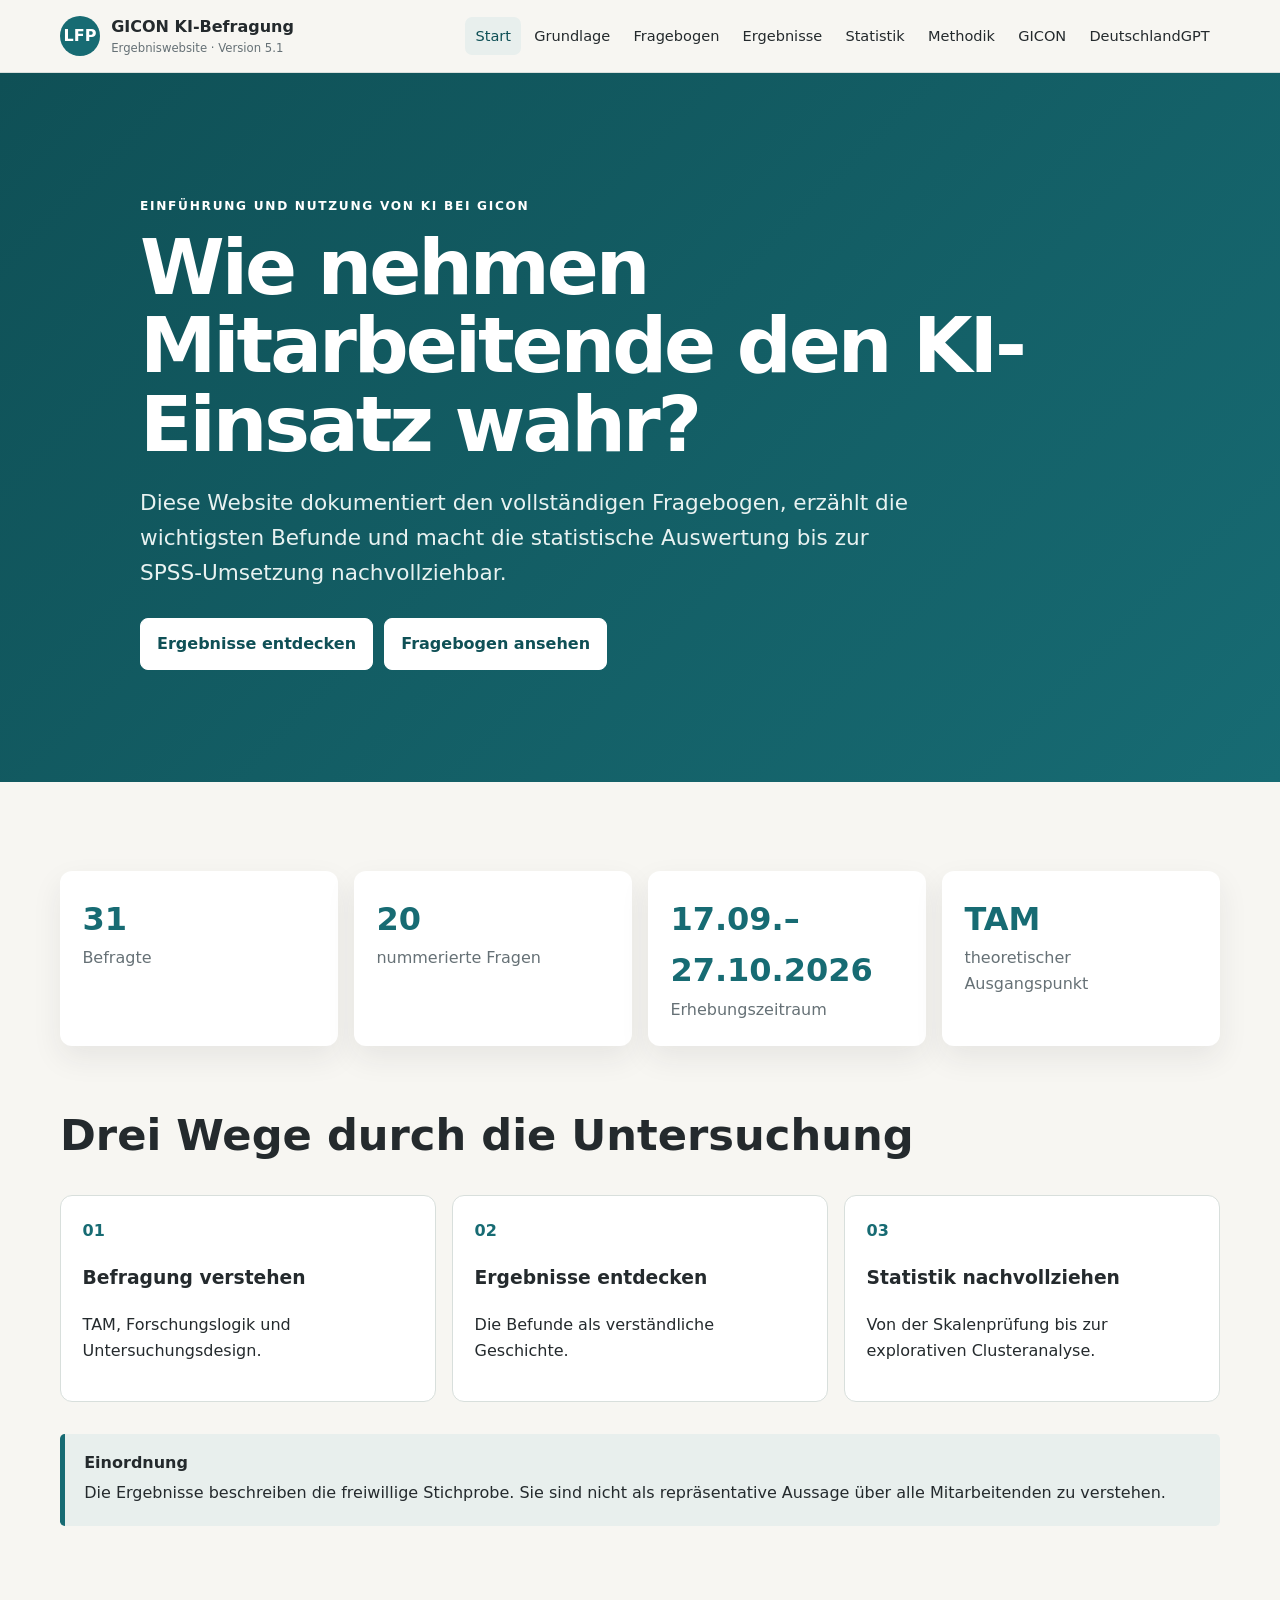
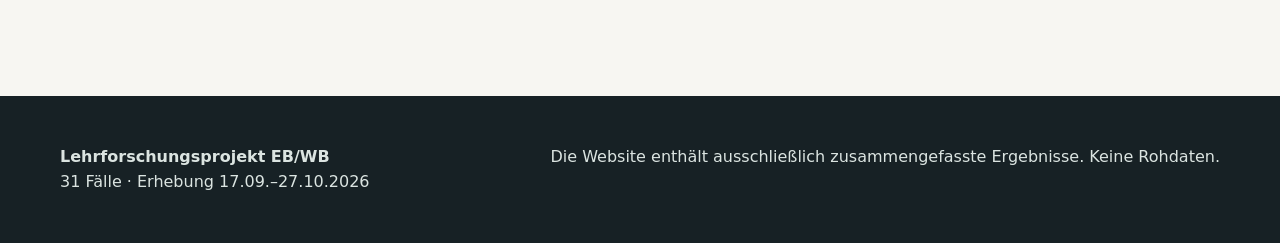
<file: index.html>
<!doctype html><html lang="de"><head><meta charset="utf-8"><meta name="viewport" content="width=device-width,initial-scale=1"><meta name="robots" content="noindex,nofollow,noarchive,nosnippet,noimageindex"><meta name="googlebot" content="noindex,nofollow,noarchive,nosnippet,noimageindex"><meta name="bingbot" content="noindex,nofollow,noarchive,nosnippet,noimageindex"><meta name="referrer" content="no-referrer"><title>Start · GICON KI-Befragung · Version 5.1</title><link rel="stylesheet" href="assets/css/style.css?v=5.1"></head><body><a class="skip" href="#main">Zum Inhalt</a><header><div class="top wrap"><a class="brand" href="index.html"><span class="mark">LFP</span><span>GICON KI-Befragung<small>Ergebniswebsite · Version 5.1</small></span></a><button class="menu" type="button" aria-expanded="false" aria-controls="nav">Menü</button><nav id="nav"><a href="index.html" aria-current="page">Start</a><a href="grundlage.html">Grundlage</a><a href="fragebogen.html">Fragebogen</a><a href="ergebnisse.html">Ergebnisse</a><a href="statistik.html">Statistik</a><a href="methodik.html">Methodik</a>
      <a href="gicon.html">GICON</a>
      <a href="deutschlandgpt.html">DeutschlandGPT</a>
    </nav></div></header><main id="main"><section class="hero"><div class="wrap"><p class="kicker">Einführung und Nutzung von KI bei GICON</p><h1>Wie nehmen Mitarbeitende den KI-Einsatz wahr?</h1><p class="lede">Diese Website dokumentiert den vollständigen Fragebogen, erzählt die wichtigsten Befunde und macht die statistische Auswertung bis zur SPSS-Umsetzung nachvollziehbar.</p><div class="actions"><a class="btn primary" href="ergebnisse.html">Ergebnisse entdecken</a><a class="btn" href="fragebogen.html">Fragebogen ansehen</a></div></div></section><section class="section"><div class="wrap"><div class="facts"><div><strong>31</strong><span>Befragte</span></div><div><strong>20</strong><span>nummerierte Fragen</span></div><div><strong>17.09.–27.10.2026</strong><span>Erhebungszeitraum</span></div><div><strong>TAM</strong><span>theoretischer Ausgangspunkt</span></div></div><h2>Drei Wege durch die Untersuchung</h2><div class="cards three"><a class="card linkcard" href="grundlage.html"><span>01</span><h3>Befragung verstehen</h3><p>TAM, Forschungslogik und Untersuchungsdesign.</p></a><a class="card linkcard" href="ergebnisse.html"><span>02</span><h3>Ergebnisse entdecken</h3><p>Die Befunde als verständliche Geschichte.</p></a><a class="card linkcard" href="statistik.html"><span>03</span><h3>Statistik nachvollziehen</h3><p>Von der Skalenprüfung bis zur explorativen Clusteranalyse.</p></a></div><div class="notice"><strong>Einordnung</strong><p>Die Ergebnisse beschreiben die freiwillige Stichprobe. Sie sind nicht als repräsentative Aussage über alle Mitarbeitenden zu verstehen.</p></div></div></section></main><footer><div class="wrap foot"><p><strong>Lehrforschungsprojekt EB/WB</strong><br>31 Fälle · Erhebung 17.09.–27.10.2026</p><p>Die Website enthält ausschließlich zusammengefasste Ergebnisse. Keine Rohdaten.</p></div></footer><script src="assets/js/app.js?v=5.1" defer></script></body></html>
</file>
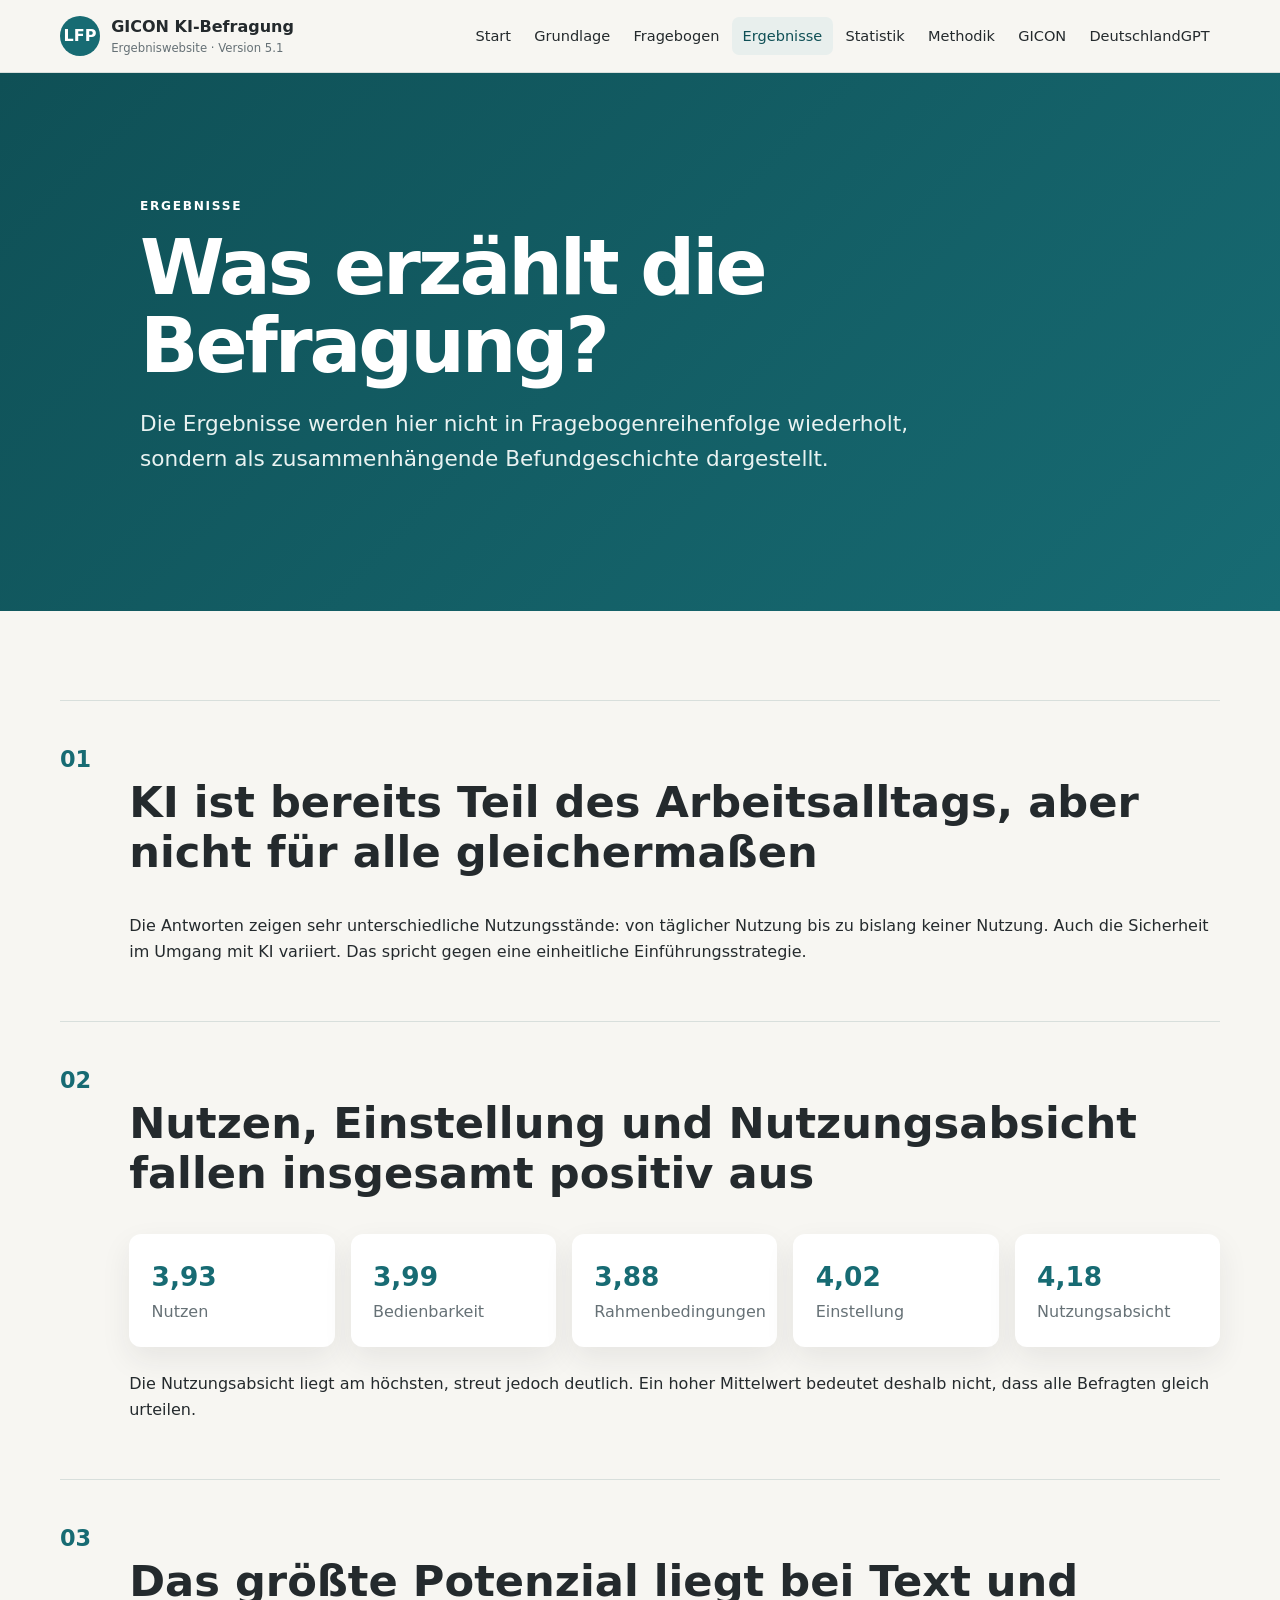
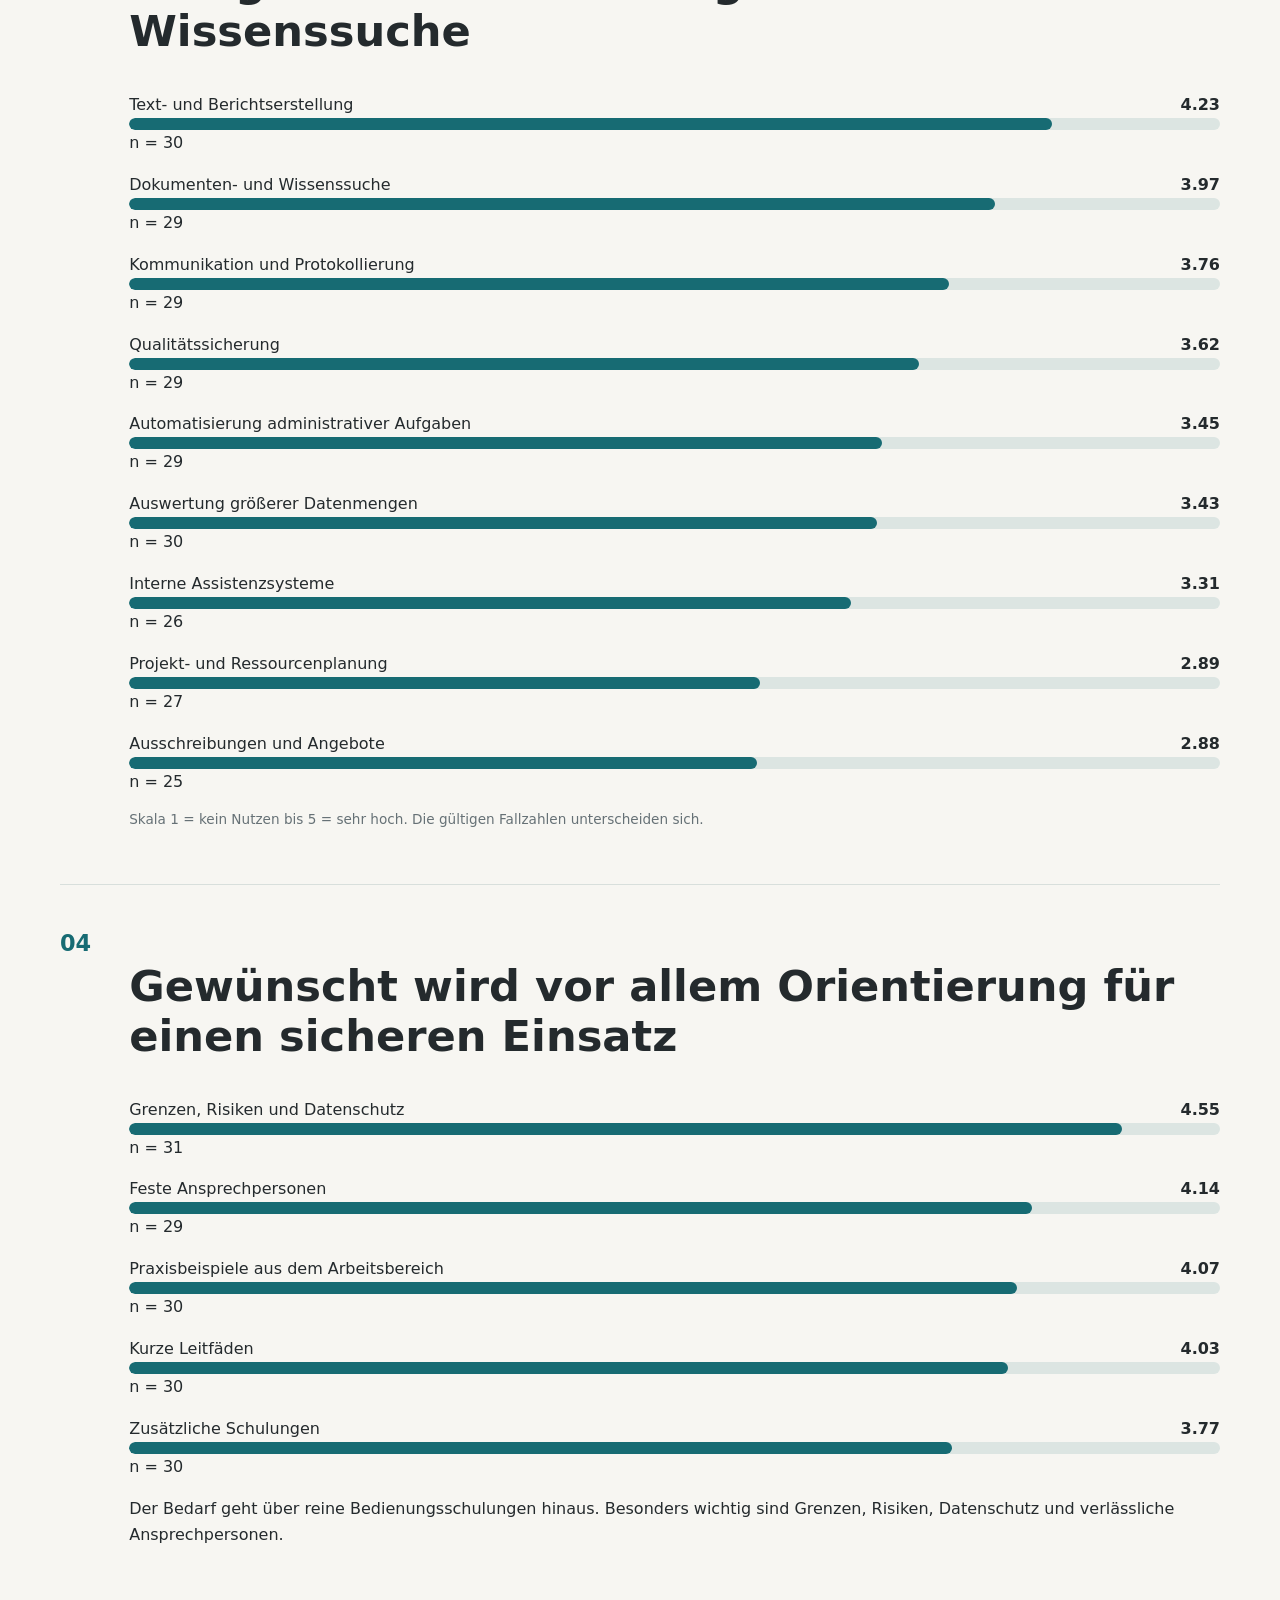
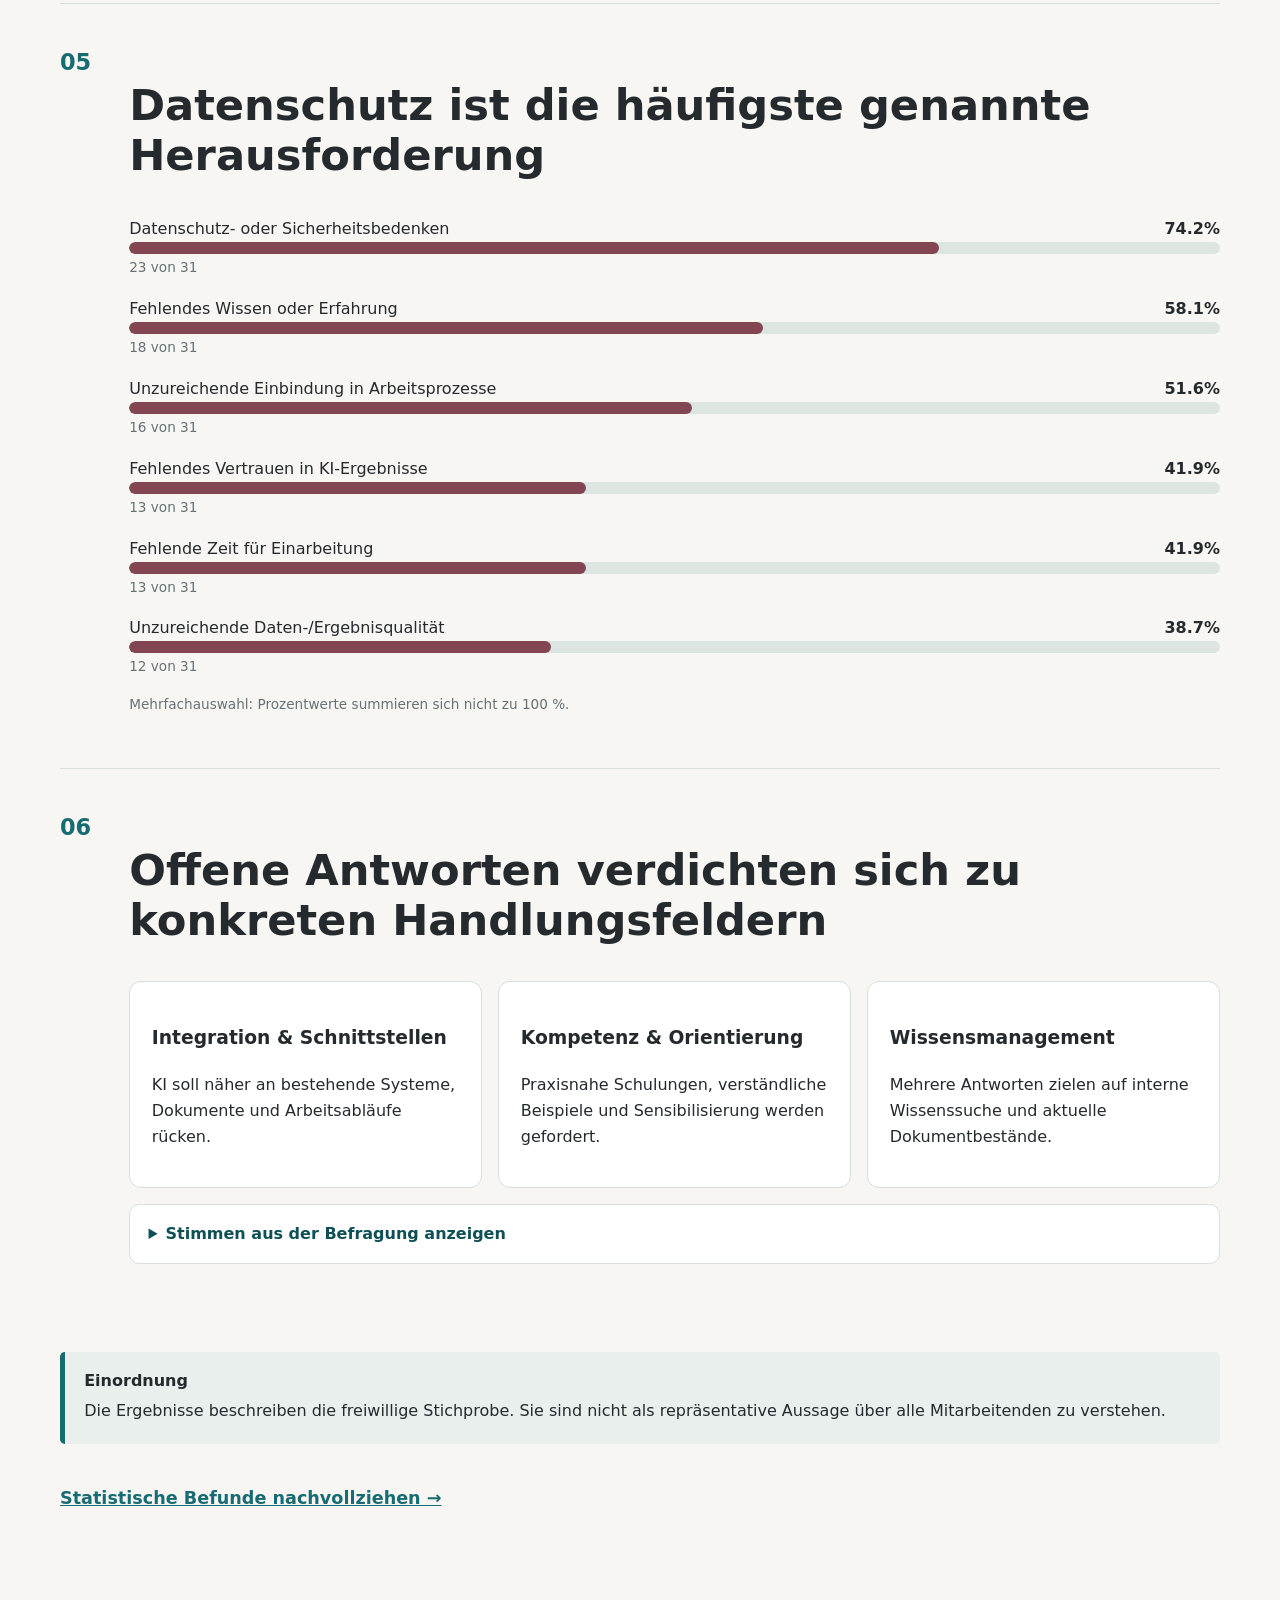
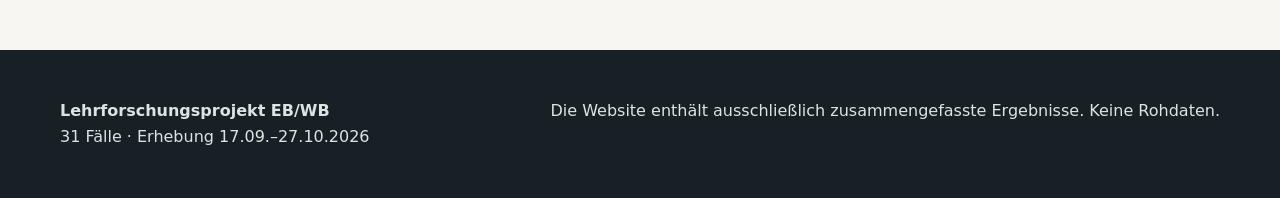
<file: ergebnisse.html>
<!doctype html><html lang="de"><head><meta charset="utf-8"><meta name="viewport" content="width=device-width,initial-scale=1"><meta name="robots" content="noindex,nofollow,noarchive,nosnippet,noimageindex"><meta name="googlebot" content="noindex,nofollow,noarchive,nosnippet,noimageindex"><meta name="bingbot" content="noindex,nofollow,noarchive,nosnippet,noimageindex"><meta name="referrer" content="no-referrer"><title>Ergebnisse · GICON KI-Befragung · Version 5.1</title><link rel="stylesheet" href="assets/css/style.css?v=5.1"></head><body><a class="skip" href="#main">Zum Inhalt</a><header><div class="top wrap"><a class="brand" href="index.html"><span class="mark">LFP</span><span>GICON KI-Befragung<small>Ergebniswebsite · Version 5.1</small></span></a><button class="menu" type="button" aria-expanded="false" aria-controls="nav">Menü</button><nav id="nav"><a href="index.html">Start</a><a href="grundlage.html">Grundlage</a><a href="fragebogen.html">Fragebogen</a><a href="ergebnisse.html" aria-current="page">Ergebnisse</a><a href="statistik.html">Statistik</a><a href="methodik.html">Methodik</a>
      <a href="gicon.html">GICON</a>
      <a href="deutschlandgpt.html">DeutschlandGPT</a>
    </nav></div></header><main id="main"><section class="hero"><div class="wrap"><p class="kicker">Ergebnisse</p><h1>Was erzählt die Befragung?</h1><p class="lede">Die Ergebnisse werden hier nicht in Fragebogenreihenfolge wiederholt, sondern als zusammenhängende Befundgeschichte dargestellt.</p></div></section><section class="section"><div class="wrap"><div class="chapter"><span>01</span><div><h2>KI ist bereits Teil des Arbeitsalltags, aber nicht für alle gleichermaßen</h2><p>Die Antworten zeigen sehr unterschiedliche Nutzungsstände: von täglicher Nutzung bis zu bislang keiner Nutzung. Auch die Sicherheit im Umgang mit KI variiert. Das spricht gegen eine einheitliche Einführungsstrategie.</p></div></div><div class="chapter"><span>02</span><div><h2>Nutzen, Einstellung und Nutzungsabsicht fallen insgesamt positiv aus</h2><div class="facts small"><div><strong>3,93</strong><span>Nutzen</span></div><div><strong>3,99</strong><span>Bedienbarkeit</span></div><div><strong>3,88</strong><span>Rahmenbedingungen</span></div><div><strong>4,02</strong><span>Einstellung</span></div><div><strong>4,18</strong><span>Nutzungsabsicht</span></div></div><p>Die Nutzungsabsicht liegt am höchsten, streut jedoch deutlich. Ein hoher Mittelwert bedeutet deshalb nicht, dass alle Befragten gleich urteilen.</p></div></div><div class="chapter"><span>03</span><div><h2>Das größte Potenzial liegt bei Text und Wissenssuche</h2><div class="bars"><div class="bar"><div class="bar-head"><span>Text- und Berichtserstellung</span><strong>4.23</strong></div><div class="track"><span style="width:84.6%"></span></div> n = 30</div><div class="bar"><div class="bar-head"><span>Dokumenten- und Wissenssuche</span><strong>3.97</strong></div><div class="track"><span style="width:79.4%"></span></div> n = 29</div><div class="bar"><div class="bar-head"><span>Kommunikation und Protokollierung</span><strong>3.76</strong></div><div class="track"><span style="width:75.2%"></span></div> n = 29</div><div class="bar"><div class="bar-head"><span>Qualitätssicherung</span><strong>3.62</strong></div><div class="track"><span style="width:72.4%"></span></div> n = 29</div><div class="bar"><div class="bar-head"><span>Automatisierung administrativer Aufgaben</span><strong>3.45</strong></div><div class="track"><span style="width:69.0%"></span></div> n = 29</div><div class="bar"><div class="bar-head"><span>Auswertung größerer Datenmengen</span><strong>3.43</strong></div><div class="track"><span style="width:68.6%"></span></div> n = 30</div><div class="bar"><div class="bar-head"><span>Interne Assistenzsysteme</span><strong>3.31</strong></div><div class="track"><span style="width:66.2%"></span></div> n = 26</div><div class="bar"><div class="bar-head"><span>Projekt- und Ressourcenplanung</span><strong>2.89</strong></div><div class="track"><span style="width:57.8%"></span></div> n = 27</div><div class="bar"><div class="bar-head"><span>Ausschreibungen und Angebote</span><strong>2.88</strong></div><div class="track"><span style="width:57.6%"></span></div> n = 25</div></div><p class="caption">Skala 1 = kein Nutzen bis 5 = sehr hoch. Die gültigen Fallzahlen unterscheiden sich.</p></div></div><div class="chapter"><span>04</span><div><h2>Gewünscht wird vor allem Orientierung für einen sicheren Einsatz</h2><div class="bars"><div class="bar"><div class="bar-head"><span>Grenzen, Risiken und Datenschutz</span><strong>4.55</strong></div><div class="track"><span style="width:91.0%"></span></div> n = 31</div><div class="bar"><div class="bar-head"><span>Feste Ansprechpersonen</span><strong>4.14</strong></div><div class="track"><span style="width:82.8%"></span></div> n = 29</div><div class="bar"><div class="bar-head"><span>Praxisbeispiele aus dem Arbeitsbereich</span><strong>4.07</strong></div><div class="track"><span style="width:81.4%"></span></div> n = 30</div><div class="bar"><div class="bar-head"><span>Kurze Leitfäden</span><strong>4.03</strong></div><div class="track"><span style="width:80.6%"></span></div> n = 30</div><div class="bar"><div class="bar-head"><span>Zusätzliche Schulungen</span><strong>3.77</strong></div><div class="track"><span style="width:75.4%"></span></div> n = 30</div></div><p>Der Bedarf geht über reine Bedienungsschulungen hinaus. Besonders wichtig sind Grenzen, Risiken, Datenschutz und verlässliche Ansprechpersonen.</p></div></div><div class="chapter"><span>05</span><div><h2>Datenschutz ist die häufigste genannte Herausforderung</h2><div class="bars percent"><div class="bar"><div class="bar-head"><span>Datenschutz- oder Sicherheitsbedenken</span><strong>74.2%</strong></div><div class="track"><span style="width:74.2%"></span></div><small>23 von 31</small></div><div class="bar"><div class="bar-head"><span>Fehlendes Wissen oder Erfahrung</span><strong>58.1%</strong></div><div class="track"><span style="width:58.1%"></span></div><small>18 von 31</small></div><div class="bar"><div class="bar-head"><span>Unzureichende Einbindung in Arbeitsprozesse</span><strong>51.6%</strong></div><div class="track"><span style="width:51.6%"></span></div><small>16 von 31</small></div><div class="bar"><div class="bar-head"><span>Fehlendes Vertrauen in KI-Ergebnisse</span><strong>41.9%</strong></div><div class="track"><span style="width:41.9%"></span></div><small>13 von 31</small></div><div class="bar"><div class="bar-head"><span>Fehlende Zeit für Einarbeitung</span><strong>41.9%</strong></div><div class="track"><span style="width:41.9%"></span></div><small>13 von 31</small></div><div class="bar"><div class="bar-head"><span>Unzureichende Daten-/Ergebnisqualität</span><strong>38.7%</strong></div><div class="track"><span style="width:38.7%"></span></div><small>12 von 31</small></div></div><p class="caption">Mehrfachauswahl: Prozentwerte summieren sich nicht zu 100 %.</p></div></div><div class="chapter"><span>06</span><div><h2>Offene Antworten verdichten sich zu konkreten Handlungsfeldern</h2><div class="cards three"><div class="card"><h3>Integration & Schnittstellen</h3><p>KI soll näher an bestehende Systeme, Dokumente und Arbeitsabläufe rücken.</p></div><div class="card"><h3>Kompetenz & Orientierung</h3><p>Praxisnahe Schulungen, verständliche Beispiele und Sensibilisierung werden gefordert.</p></div><div class="card"><h3>Wissensmanagement</h3><p>Mehrere Antworten zielen auf interne Wissenssuche und aktuelle Dokumentbestände.</p></div></div><details class="detail "><summary>Stimmen aus der Befragung anzeigen</summary><div class="detail-body"><blockquote>„Praxisnahe Schulungen“</blockquote><blockquote>„eindeutige Schulungen und Praxisbeispiele“</blockquote><blockquote>„internen Wissensspeicher aufbauen“</blockquote><p class="caption">Ausgewählte kurze Originalzitate. Spezifische technische und interne Details werden nicht veröffentlicht.</p></div></details></div></div><div class="notice"><strong>Einordnung</strong><p>Die Ergebnisse beschreiben die freiwillige Stichprobe. Sie sind nicht als repräsentative Aussage über alle Mitarbeitenden zu verstehen.</p></div><div class="next"><a href="statistik.html">Statistische Befunde nachvollziehen →</a></div></div></section></main><footer><div class="wrap foot"><p><strong>Lehrforschungsprojekt EB/WB</strong><br>31 Fälle · Erhebung 17.09.–27.10.2026</p><p>Die Website enthält ausschließlich zusammengefasste Ergebnisse. Keine Rohdaten.</p></div></footer><script src="assets/js/app.js?v=5.1" defer></script></body></html>
</file>
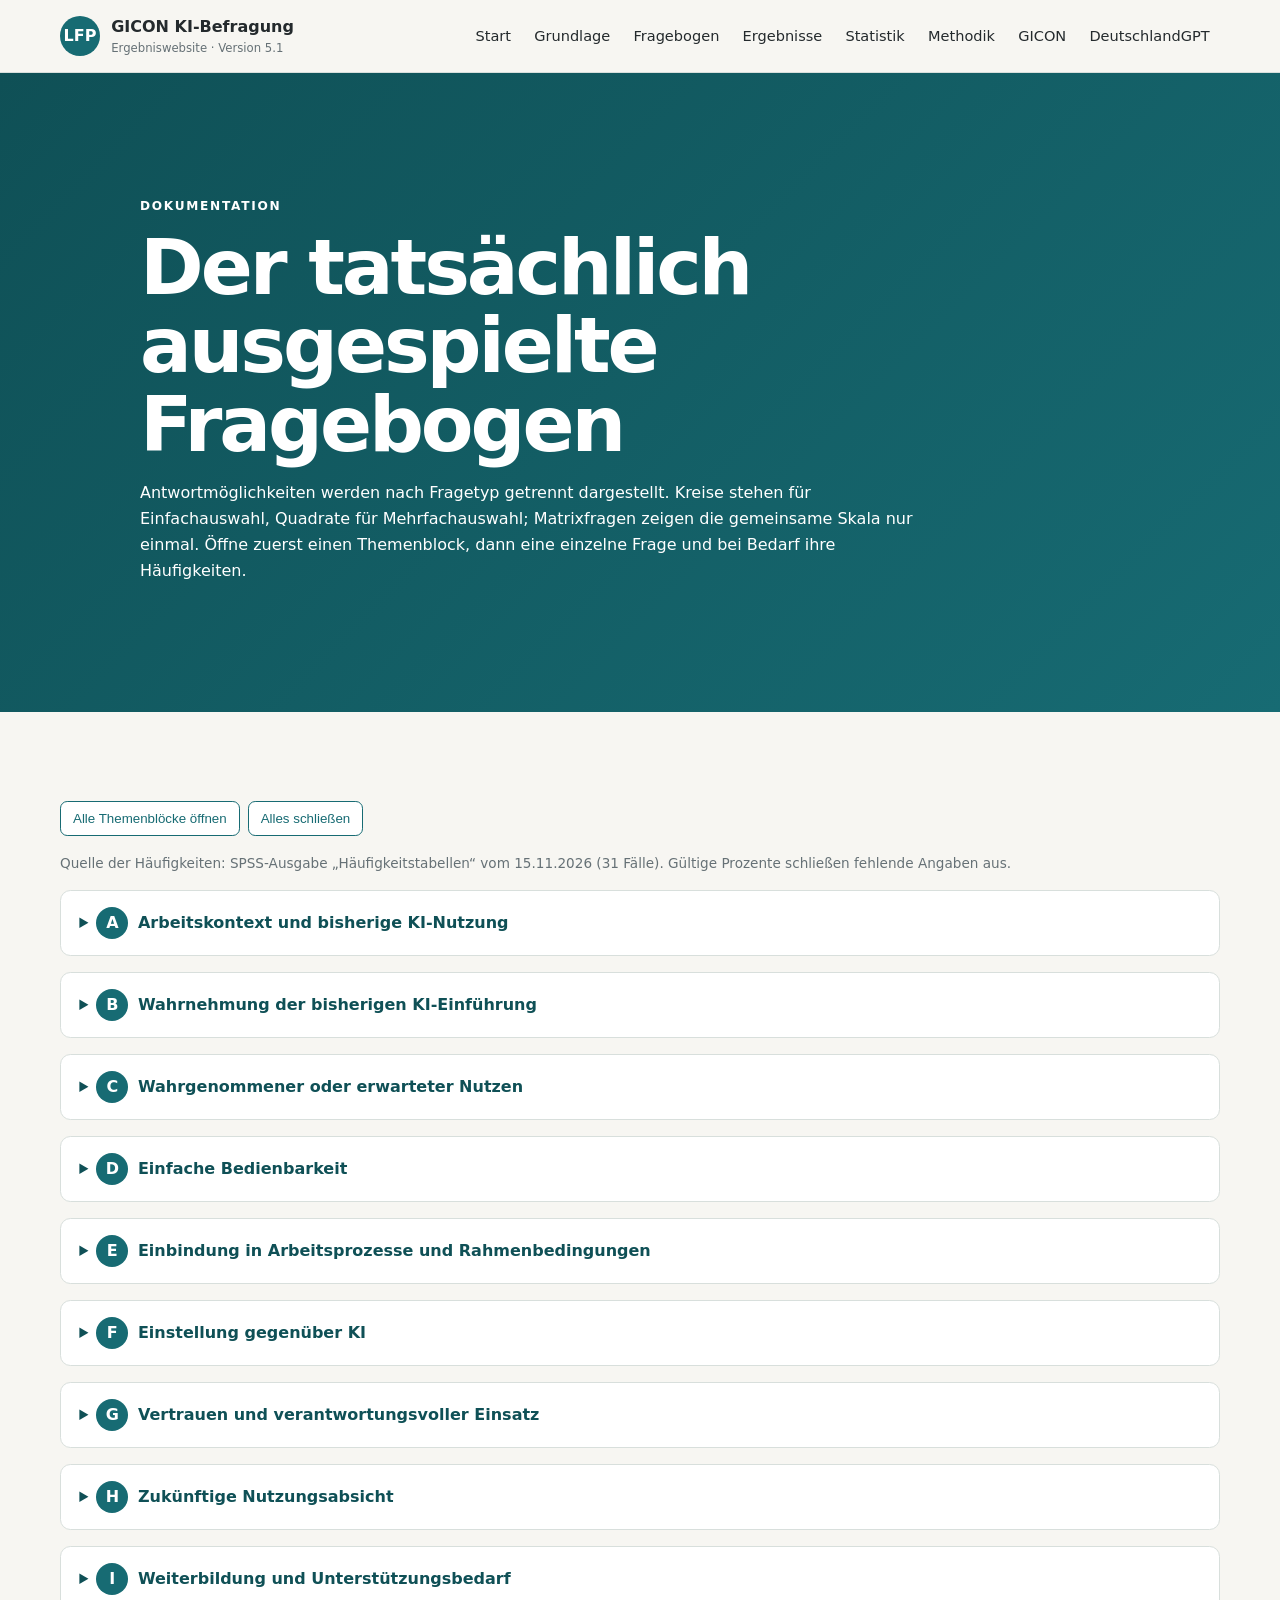
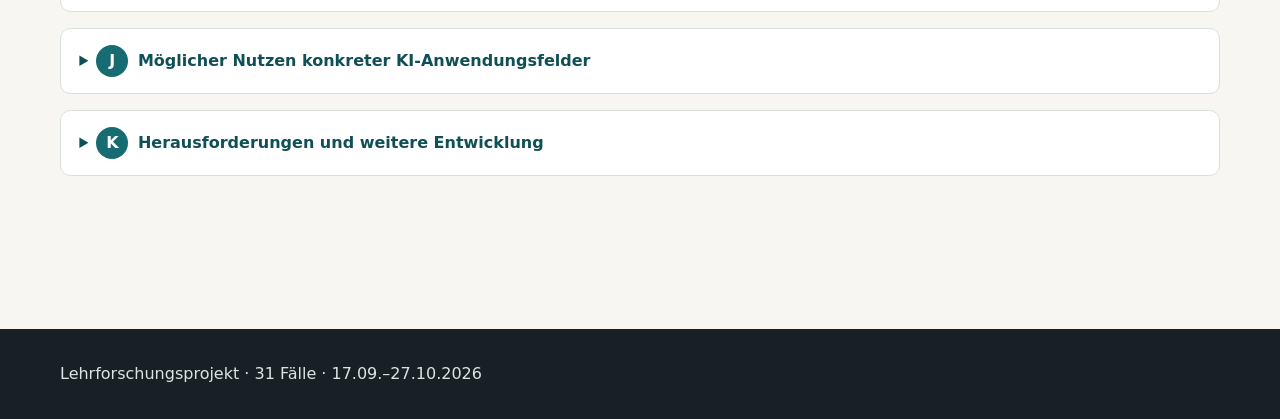
<file: fragebogen.html>
<!DOCTYPE html>
<html lang="de"><head><meta charset="utf-8"/><meta content="width=device-width,initial-scale=1" name="viewport"/><meta content="noindex,nofollow,noarchive,nosnippet,noimageindex" name="robots"/><title>Fragebogen · GICON KI-Befragung · Version 5.1</title><link href="assets/css/style.css?v=5.1" rel="stylesheet"/></head><body><header><div class="wrap top"><a class="brand" href="index.html"><span class="mark">LFP</span><span>GICON KI-Befragung<small>Ergebniswebsite · Version 5.1</small></span></a><button class="menu" type="button">Menü</button><nav><a href="index.html">Start</a><a href="grundlage.html">Grundlage</a><a href="fragebogen.html">Fragebogen</a><a href="ergebnisse.html">Ergebnisse</a><a href="statistik.html">Statistik</a><a href="methodik.html">Methodik</a>
<a href="gicon.html">GICON</a>
<a href="deutschlandgpt.html">DeutschlandGPT</a>
</nav></div></header><main><section class="hero"><div class="wrap"><p class="kicker">Dokumentation</p><h1>Der tatsächlich ausgespielte Fragebogen</h1><p>Antwortmöglichkeiten werden nach Fragetyp getrennt dargestellt. Kreise stehen für Einfachauswahl, Quadrate für Mehrfachauswahl; Matrixfragen zeigen die gemeinsame Skala nur einmal. Öffne zuerst einen Themenblock, dann eine einzelne Frage und bei Bedarf ihre Häufigkeiten.</p></div></section><section class="section"><div class="wrap"><div class="toolbar"><button data-open-all="">Alle Themenblöcke öffnen</button><button data-close-all="">Alles schließen</button></div><p class="caption">Quelle der Häufigkeiten: SPSS-Ausgabe „Häufigkeitstabellen“ vom 15.11.2026 (31 Fälle). Gültige Prozente schließen fehlende Angaben aus.</p><details class="block"><summary><span>A</span>Arbeitskontext und bisherige KI-Nutzung</summary><div class="blockbody"><details class="question-toggle" id="frage-1"><summary><span class="question-number">1.</span> <span>Welcher Altersgruppe gehören Sie an?</span></summary><article class="question"><div class="qbody"><span class="badge">Einfachauswahl</span><div class="choice-list single"><div class="choice"><span class="symbol">○</span><span>unter 35 Jahre</span></div><div class="choice"><span class="symbol">○</span><span>35 bis 49 Jahre</span></div><div class="choice"><span class="symbol">○</span><span>50 Jahre oder älter</span></div><div class="choice"><span class="symbol">○</span><span>keine Angabe</span></div></div><details class="detail frequency"><summary>Häufigkeiten anzeigen</summary><div class="detail-body"><div aria-label="Antwortverteilung" class="tablewrap" role="region" tabindex="0"><table><caption>Antwortverteilung</caption><thead><tr><th scope="col">Antwort</th><th scope="col">Häufigkeit</th><th scope="col">% aller Fälle</th><th scope="col">% gültig</th></tr></thead><tbody><tr><th scope="row">unter 35 Jahre</th><td>13</td><td>41,9 %</td><td>43,3 %</td></tr><tr><th scope="row">35 bis 49 Jahre</th><td>8</td><td>25,8 %</td><td>26,7 %</td></tr><tr><th scope="row">50 Jahre oder älter</th><td>9</td><td>29,0 %</td><td>30,0 %</td></tr><tr><th scope="row">Gültig gesamt</th><td>30</td><td>96,8 %</td><td>100,0 %</td></tr><tr><th scope="row">Fehlend / keine Angabe</th><td>1</td><td>3,2 %</td><td>–</td></tr><tr><th scope="row">Gesamt</th><td>31</td><td>100,0 %</td><td>–</td></tr></tbody></table></div></div></details></div></article></details><details class="question-toggle" id="frage-2"><summary><span class="question-number">2.</span> <span>In welchem Bereich sind Sie überwiegend tätig?</span></summary><article class="question"><div class="qbody"><span class="badge">Einfachauswahl</span><div class="choice-list single"><div class="choice"><span class="symbol">○</span><span>Planung / Projektbearbeitung</span></div><div class="choice"><span class="symbol">○</span><span>Umwelt / Gutachten / Fachplanung</span></div><div class="choice"><span class="symbol">○</span><span>Bau / Konstruktion / technische Planung</span></div><div class="choice"><span class="symbol">○</span><span>Vermessung / Geodaten / technische Datenerhebung</span></div><div class="choice"><span class="symbol">○</span><span>Verwaltung / Sekretariat / Assistenz</span></div><div class="choice"><span class="symbol">○</span><span>Personal / Recht / Öffentlichkeitsarbeit</span></div><div class="choice"><span class="symbol">○</span><span>IT / Digitalisierung / technische Systeme</span></div><div class="choice"><span class="symbol">○</span><span>Management / Geschäftsbereichsleitung</span></div><div class="choice"><span class="symbol">○</span><span>Sonstiger Bereich</span></div><div class="choice"><span class="symbol">○</span><span>keine Angabe</span></div></div><details class="detail frequency"><summary>Häufigkeiten anzeigen</summary><div class="detail-body"><div aria-label="Antwortverteilung" class="tablewrap" role="region" tabindex="0"><table><caption>Antwortverteilung</caption><thead><tr><th scope="col">Antwort</th><th scope="col">Häufigkeit</th><th scope="col">% aller Fälle</th><th scope="col">% gültig</th></tr></thead><tbody><tr><th scope="row">Planung / Projektbearbeitung</th><td>14</td><td>45,2 %</td><td>45,2 %</td></tr><tr><th scope="row">Umwelt / Gutachten / Fachplanung</th><td>4</td><td>12,9 %</td><td>12,9 %</td></tr><tr><th scope="row">Bau / Konstruktion / technische Planung</th><td>0</td><td>0,0 %</td><td>0,0 %</td></tr><tr><th scope="row">Vermessung / Geodaten / technische Datenerhebung</th><td>0</td><td>0,0 %</td><td>0,0 %</td></tr><tr><th scope="row">Verwaltung / Sekretariat / Assistenz</th><td>2</td><td>6,5 %</td><td>6,5 %</td></tr><tr><th scope="row">Personal / Recht / Öffentlichkeitsarbeit</th><td>0</td><td>0,0 %</td><td>0,0 %</td></tr><tr><th scope="row">IT / Digitalisierung / technische Systeme</th><td>8</td><td>25,8 %</td><td>25,8 %</td></tr><tr><th scope="row">Management / Geschäftsbereichsleitung</th><td>3</td><td>9,7 %</td><td>9,7 %</td></tr><tr><th scope="row">Sonstiger Bereich</th><td>0</td><td>0,0 %</td><td>0,0 %</td></tr><tr><th scope="row">Gültig gesamt</th><td>31</td><td>100,0 %</td><td>100,0 %</td></tr><tr><th scope="row">Fehlend / keine Angabe</th><td>0</td><td>0,0 %</td><td>–</td></tr><tr><th scope="row">Gesamt</th><td>31</td><td>100,0 %</td><td>–</td></tr></tbody></table></div></div></details></div></article></details><details class="question-toggle" id="frage-3"><summary><span class="question-number">3.</span> <span>Wie lange sind Sie bereits bei GICON bzw. einer Gesellschaft der GICON-Gruppe tätig?</span></summary><article class="question"><div class="qbody"><span class="badge">Einfachauswahl</span><div class="choice-list single"><div class="choice"><span class="symbol">○</span><span>weniger als 3 Jahre</span></div><div class="choice"><span class="symbol">○</span><span>3 bis unter 10 Jahre</span></div><div class="choice"><span class="symbol">○</span><span>10 Jahre oder länger</span></div><div class="choice"><span class="symbol">○</span><span>keine Angabe</span></div></div><details class="detail frequency"><summary>Häufigkeiten anzeigen</summary><div class="detail-body"><div aria-label="Antwortverteilung" class="tablewrap" role="region" tabindex="0"><table><caption>Antwortverteilung</caption><thead><tr><th scope="col">Antwort</th><th scope="col">Häufigkeit</th><th scope="col">% aller Fälle</th><th scope="col">% gültig</th></tr></thead><tbody><tr><th scope="row">weniger als 3 Jahre</th><td>14</td><td>45,2 %</td><td>46,7 %</td></tr><tr><th scope="row">3 bis unter 10 Jahre</th><td>9</td><td>29,0 %</td><td>30,0 %</td></tr><tr><th scope="row">10 Jahre oder länger</th><td>7</td><td>22,6 %</td><td>23,3 %</td></tr><tr><th scope="row">Gültig gesamt</th><td>30</td><td>96,8 %</td><td>100,0 %</td></tr><tr><th scope="row">Fehlend / keine Angabe</th><td>1</td><td>3,2 %</td><td>–</td></tr><tr><th scope="row">Gesamt</th><td>31</td><td>100,0 %</td><td>–</td></tr></tbody></table></div></div></details></div></article></details><details class="question-toggle" id="frage-4"><summary><span class="question-number">4.</span> <span>Wie häufig nutzen Sie die derzeit von GICON bereitgestellten KI-Anwendungen beruflich?</span></summary><article class="question"><div class="qbody"><span class="badge">Einfachauswahl</span><div class="choice-list single"><div class="choice"><span class="symbol">○</span><span>täglich</span></div><div class="choice"><span class="symbol">○</span><span>mehrmals pro Woche</span></div><div class="choice"><span class="symbol">○</span><span>etwa einmal pro Woche</span></div><div class="choice"><span class="symbol">○</span><span>seltener</span></div><div class="choice"><span class="symbol">○</span><span>einmal ausprobiert, derzeit aber keine Nutzung</span></div><div class="choice"><span class="symbol">○</span><span>bisher gar nicht</span></div><div class="choice"><span class="symbol">○</span><span>mir ist keine bereitgestellte Anwendung bekannt</span></div><div class="choice"><span class="symbol">○</span><span>keine Angabe</span></div></div><details class="detail frequency"><summary>Häufigkeiten anzeigen</summary><div class="detail-body"><div aria-label="Antwortverteilung" class="tablewrap" role="region" tabindex="0"><table><caption>Antwortverteilung</caption><thead><tr><th scope="col">Antwort</th><th scope="col">Häufigkeit</th><th scope="col">% aller Fälle</th><th scope="col">% gültig</th></tr></thead><tbody><tr><th scope="row">täglich</th><td>7</td><td>22,6 %</td><td>22,6 %</td></tr><tr><th scope="row">mehrmals pro Woche</th><td>15</td><td>48,4 %</td><td>48,4 %</td></tr><tr><th scope="row">etwa einmal pro Woche</th><td>2</td><td>6,5 %</td><td>6,5 %</td></tr><tr><th scope="row">seltener</th><td>3</td><td>9,7 %</td><td>9,7 %</td></tr><tr><th scope="row">einmal ausprobiert, derzeit aber keine Nutzung</th><td>1</td><td>3,2 %</td><td>3,2 %</td></tr><tr><th scope="row">bisher gar nicht</th><td>3</td><td>9,7 %</td><td>9,7 %</td></tr><tr><th scope="row">mir ist keine bereitgestellte Anwendung bekannt</th><td>0</td><td>0,0 %</td><td>0,0 %</td></tr><tr><th scope="row">Gültig gesamt</th><td>31</td><td>100,0 %</td><td>100,0 %</td></tr><tr><th scope="row">Fehlend / keine Angabe</th><td>0</td><td>0,0 %</td><td>–</td></tr><tr><th scope="row">Gesamt</th><td>31</td><td>100,0 %</td><td>–</td></tr></tbody></table></div></div></details></div></article></details><details class="question-toggle" id="frage-5"><summary><span class="question-number">5.</span> <span>Wie häufig nutzen Sie andere zugelassene KI-Funktionen oder KI-Anwendungen im beruflichen Kontext?</span></summary><article class="question"><div class="qbody"><span class="badge">Einfachauswahl</span><p class="hint">Gemeint sind beispielsweise KI-Funktionen in bereits genutzter Software oder andere für berufliche Aufgaben zugelassene Anwendungen.</p><div class="choice-list single"><div class="choice"><span class="symbol">○</span><span>täglich</span></div><div class="choice"><span class="symbol">○</span><span>mehrmals pro Woche</span></div><div class="choice"><span class="symbol">○</span><span>etwa einmal pro Woche</span></div><div class="choice"><span class="symbol">○</span><span>seltener</span></div><div class="choice"><span class="symbol">○</span><span>einmal ausprobiert, derzeit aber keine Nutzung</span></div><div class="choice"><span class="symbol">○</span><span>bisher gar nicht</span></div><div class="choice"><span class="symbol">○</span><span>keine Angabe</span></div></div><details class="detail frequency"><summary>Häufigkeiten anzeigen</summary><div class="detail-body"><div aria-label="Antwortverteilung" class="tablewrap" role="region" tabindex="0"><table><caption>Antwortverteilung</caption><thead><tr><th scope="col">Antwort</th><th scope="col">Häufigkeit</th><th scope="col">% aller Fälle</th><th scope="col">% gültig</th></tr></thead><tbody><tr><th scope="row">täglich</th><td>1</td><td>3,2 %</td><td>3,3 %</td></tr><tr><th scope="row">mehrmals pro Woche</th><td>9</td><td>29,0 %</td><td>30,0 %</td></tr><tr><th scope="row">etwa einmal pro Woche</th><td>1</td><td>3,2 %</td><td>3,3 %</td></tr><tr><th scope="row">seltener</th><td>8</td><td>25,8 %</td><td>26,7 %</td></tr><tr><th scope="row">einmal ausprobiert, derzeit aber keine Nutzung</th><td>1</td><td>3,2 %</td><td>3,3 %</td></tr><tr><th scope="row">bisher gar nicht</th><td>10</td><td>32,3 %</td><td>33,3 %</td></tr><tr><th scope="row">Gültig gesamt</th><td>30</td><td>96,8 %</td><td>100,0 %</td></tr><tr><th scope="row">Fehlend / keine Angabe</th><td>1</td><td>3,2 %</td><td>–</td></tr><tr><th scope="row">Gesamt</th><td>31</td><td>100,0 %</td><td>–</td></tr></tbody></table></div></div></details></div></article></details><details class="question-toggle" id="frage-6"><summary><span class="question-number">6.</span> <span>Welche KI-Anwendungsfelder haben Sie bereits beruflich genutzt oder konkret erprobt?</span></summary><article class="question"><div class="qbody"><span class="badge">Mehrfachauswahl</span><p class="hint wine">Wenn „noch keines“ gewählt wurde, sollte keine weitere Antwort gewählt werden.</p><div class="choice-list multi"><div class="choice"><span class="symbol">□</span><span>Text- und Berichtserstellung</span></div><div class="choice"><span class="symbol">□</span><span>Dokumenten- und Wissenssuche</span></div><div class="choice"><span class="symbol">□</span><span>Auswertung größerer Datenmengen</span></div><div class="choice"><span class="symbol">□</span><span>Qualitätssicherung</span></div><div class="choice"><span class="symbol">□</span><span>Projekt- und Ressourcenplanung</span></div><div class="choice"><span class="symbol">□</span><span>Unterstützung bei Ausschreibungen und Angeboten</span></div><div class="choice"><span class="symbol">□</span><span>Interne Assistenzsysteme</span></div><div class="choice"><span class="symbol">□</span><span>Kommunikation und Protokollierung</span></div><div class="choice"><span class="symbol">□</span><span>Automatisierung administrativer Aufgaben</span></div><div class="choice"><span class="symbol">□</span><span>noch keines</span></div><div class="choice"><span class="symbol">□</span><span>Sonstiges</span></div></div><details class="detail frequency"><summary>Häufigkeiten anzeigen</summary><div class="detail-body"><p>Mehrfachauswahl. Bezugsgröße sind alle 31 Befragten. Die Anteile können zusammen über 100 % liegen.</p><div aria-label="Nennungen je Antwortoption" class="tablewrap" role="region" tabindex="0"><table><caption>Nennungen je Antwortoption</caption><thead><tr><th scope="col">Antwortoption</th><th scope="col">Genannt</th><th scope="col">% aller Fälle</th></tr></thead><tbody><tr><th scope="row">Text- und Berichtserstellung</th><td>20</td><td>64,5 %</td></tr><tr><th scope="row">Dokumenten- und Wissenssuche</th><td>23</td><td>74,2 %</td></tr><tr><th scope="row">Auswertung größerer Datenmengen</th><td>10</td><td>32,3 %</td></tr><tr><th scope="row">Qualitätssicherung</th><td>7</td><td>22,6 %</td></tr><tr><th scope="row">Projekt- und Ressourcenplanung</th><td>3</td><td>9,7 %</td></tr><tr><th scope="row">Unterstützung bei Ausschreibungen und Angeboten</th><td>2</td><td>6,5 %</td></tr><tr><th scope="row">Interne Assistenzsysteme</th><td>0</td><td>0,0 %</td></tr><tr><th scope="row">Kommunikation und Protokollierung</th><td>9</td><td>29,0 %</td></tr><tr><th scope="row">Automatisierung administrativer Aufgaben</th><td>0</td><td>0,0 %</td></tr><tr><th scope="row">noch keines</th><td>3</td><td>9,7 %</td></tr><tr><th scope="row">Sonstiges (Freitext eingetragen)</th><td>31</td><td>100,0 %</td></tr></tbody></table></div></div></details></div></article></details><details class="question-toggle" id="frage-7"><summary><span class="question-number">7.</span> <span>Wie sicher fühlen Sie sich im Umgang mit KI-Anwendungen?</span></summary><article class="question"><div class="qbody"><span class="badge">Einfachauswahl</span><div class="choice-list single"><div class="choice"><span class="symbol">○</span><span>sehr unsicher</span></div><div class="choice"><span class="symbol">○</span><span>eher unsicher</span></div><div class="choice"><span class="symbol">○</span><span>teils/teils</span></div><div class="choice"><span class="symbol">○</span><span>eher sicher</span></div><div class="choice"><span class="symbol">○</span><span>sehr sicher</span></div><div class="choice"><span class="symbol">○</span><span>keine Angabe</span></div></div><details class="detail frequency"><summary>Häufigkeiten anzeigen</summary><div class="detail-body"><div aria-label="Antwortverteilung" class="tablewrap" role="region" tabindex="0"><table><caption>Antwortverteilung</caption><thead><tr><th scope="col">Antwort</th><th scope="col">Häufigkeit</th><th scope="col">% aller Fälle</th><th scope="col">% gültig</th></tr></thead><tbody><tr><th scope="row">sehr unsicher</th><td>1</td><td>3,2 %</td><td>3,2 %</td></tr><tr><th scope="row">eher unsicher</th><td>1</td><td>3,2 %</td><td>3,2 %</td></tr><tr><th scope="row">teils/teils</th><td>10</td><td>32,3 %</td><td>32,3 %</td></tr><tr><th scope="row">eher sicher</th><td>15</td><td>48,4 %</td><td>48,4 %</td></tr><tr><th scope="row">sehr sicher</th><td>4</td><td>12,9 %</td><td>12,9 %</td></tr><tr><th scope="row">Gültig gesamt</th><td>31</td><td>100,0 %</td><td>100,0 %</td></tr><tr><th scope="row">Fehlend / keine Angabe</th><td>0</td><td>0,0 %</td><td>–</td></tr><tr><th scope="row">Gesamt</th><td>31</td><td>100,0 %</td><td>–</td></tr></tbody></table></div></div></details></div></article></details></div></details><details class="block"><summary><span>B</span>Wahrnehmung der bisherigen KI-Einführung</summary><div class="blockbody"><details class="question-toggle" id="frage-8"><summary><span class="question-number">8.</span> <span>Bisherige KI-Einführung</span></summary><article class="question"><div class="qbody"><span class="badge">Likert-Skala</span><h3>Inwieweit stimmen Sie den folgenden Aussagen zu?</h3><div class="scale likert"><b>Antwortskala</b><div class="scale-grid"><div><strong>1</strong><span>Stimme überhaupt nicht zu</span></div><div><strong>2</strong><span>Stimme eher nicht zu</span></div><div><strong>3</strong><span>Teils/teils</span></div><div><strong>4</strong><span>Stimme eher zu</span></div><div><strong>5</strong><span>Stimme voll und ganz zu</span></div><div><strong>k. A.</strong><span>Keine Angabe / kann ich nicht beurteilen</span></div></div></div><ol class="item-list"><li>Die Ziele der bisherigen KI-Einführung wurden für mich verständlich kommuniziert.</li><li>Ich weiß, für welche Aufgaben die derzeit bereitgestellten KI-Anwendungen genutzt werden können.</li><li>Ich kenne die wichtigsten Regeln für den sicheren und zulässigen Einsatz von KI.</li><li>Ich weiß, an wen ich mich bei fachlichen, technischen oder rechtlichen Fragen wenden kann.</li><li>Insgesamt empfinde ich die bisherige Einführung von KI bei GICON als sinnvoll.</li></ol><details class="detail frequency"><summary>Häufigkeiten anzeigen</summary><div class="detail-body"><p>Antwortverteilung je Aussage bzw. Anwendungsfeld.</p><div aria-label="1. Die Ziele der bisherigen KI-Einführung wurden für mich verständlich kommuniziert." class="tablewrap" role="region" tabindex="0"><table><caption>1. Die Ziele der bisherigen KI-Einführung wurden für mich verständlich kommuniziert.</caption><thead><tr><th scope="col">Antwort</th><th scope="col">Häufigkeit</th><th scope="col">% aller Fälle</th><th scope="col">% gültig</th></tr></thead><tbody><tr><th scope="row">Stimme überhaupt nicht zu</th><td>0</td><td>0,0 %</td><td>0,0 %</td></tr><tr><th scope="row">Stimme eher nicht zu</th><td>1</td><td>3,2 %</td><td>3,2 %</td></tr><tr><th scope="row">Teils/teils</th><td>5</td><td>16,1 %</td><td>16,1 %</td></tr><tr><th scope="row">Stimme eher zu</th><td>18</td><td>58,1 %</td><td>58,1 %</td></tr><tr><th scope="row">Stimme voll und ganz zu</th><td>7</td><td>22,6 %</td><td>22,6 %</td></tr><tr><th scope="row">Gültig gesamt</th><td>31</td><td>100,0 %</td><td>100,0 %</td></tr><tr><th scope="row">Fehlend / keine Angabe</th><td>0</td><td>0,0 %</td><td>–</td></tr><tr><th scope="row">Gesamt</th><td>31</td><td>100,0 %</td><td>–</td></tr></tbody></table></div><div aria-label="2. Ich weiß, für welche Aufgaben die derzeit bereitgestellten KI-Anwendungen genutzt werden können." class="tablewrap" role="region" tabindex="0"><table><caption>2. Ich weiß, für welche Aufgaben die derzeit bereitgestellten KI-Anwendungen genutzt werden können.</caption><thead><tr><th scope="col">Antwort</th><th scope="col">Häufigkeit</th><th scope="col">% aller Fälle</th><th scope="col">% gültig</th></tr></thead><tbody><tr><th scope="row">Stimme überhaupt nicht zu</th><td>0</td><td>0,0 %</td><td>0,0 %</td></tr><tr><th scope="row">Stimme eher nicht zu</th><td>0</td><td>0,0 %</td><td>0,0 %</td></tr><tr><th scope="row">Teils/teils</th><td>6</td><td>19,4 %</td><td>19,4 %</td></tr><tr><th scope="row">Stimme eher zu</th><td>17</td><td>54,8 %</td><td>54,8 %</td></tr><tr><th scope="row">Stimme voll und ganz zu</th><td>8</td><td>25,8 %</td><td>25,8 %</td></tr><tr><th scope="row">Gültig gesamt</th><td>31</td><td>100,0 %</td><td>100,0 %</td></tr><tr><th scope="row">Fehlend / keine Angabe</th><td>0</td><td>0,0 %</td><td>–</td></tr><tr><th scope="row">Gesamt</th><td>31</td><td>100,0 %</td><td>–</td></tr></tbody></table></div><div aria-label="3. Ich kenne die wichtigsten Regeln für den sicheren und zulässigen Einsatz von KI." class="tablewrap" role="region" tabindex="0"><table><caption>3. Ich kenne die wichtigsten Regeln für den sicheren und zulässigen Einsatz von KI.</caption><thead><tr><th scope="col">Antwort</th><th scope="col">Häufigkeit</th><th scope="col">% aller Fälle</th><th scope="col">% gültig</th></tr></thead><tbody><tr><th scope="row">Stimme überhaupt nicht zu</th><td>0</td><td>0,0 %</td><td>0,0 %</td></tr><tr><th scope="row">Stimme eher nicht zu</th><td>0</td><td>0,0 %</td><td>0,0 %</td></tr><tr><th scope="row">Teils/teils</th><td>4</td><td>12,9 %</td><td>12,9 %</td></tr><tr><th scope="row">Stimme eher zu</th><td>12</td><td>38,7 %</td><td>38,7 %</td></tr><tr><th scope="row">Stimme voll und ganz zu</th><td>15</td><td>48,4 %</td><td>48,4 %</td></tr><tr><th scope="row">Gültig gesamt</th><td>31</td><td>100,0 %</td><td>100,0 %</td></tr><tr><th scope="row">Fehlend / keine Angabe</th><td>0</td><td>0,0 %</td><td>–</td></tr><tr><th scope="row">Gesamt</th><td>31</td><td>100,0 %</td><td>–</td></tr></tbody></table></div><div aria-label="4. Ich weiß, an wen ich mich bei fachlichen, technischen oder rechtlichen Fragen wenden kann." class="tablewrap" role="region" tabindex="0"><table><caption>4. Ich weiß, an wen ich mich bei fachlichen, technischen oder rechtlichen Fragen wenden kann.</caption><thead><tr><th scope="col">Antwort</th><th scope="col">Häufigkeit</th><th scope="col">% aller Fälle</th><th scope="col">% gültig</th></tr></thead><tbody><tr><th scope="row">Stimme überhaupt nicht zu</th><td>0</td><td>0,0 %</td><td>0,0 %</td></tr><tr><th scope="row">Stimme eher nicht zu</th><td>1</td><td>3,2 %</td><td>3,2 %</td></tr><tr><th scope="row">Teils/teils</th><td>3</td><td>9,7 %</td><td>9,7 %</td></tr><tr><th scope="row">Stimme eher zu</th><td>8</td><td>25,8 %</td><td>25,8 %</td></tr><tr><th scope="row">Stimme voll und ganz zu</th><td>19</td><td>61,3 %</td><td>61,3 %</td></tr><tr><th scope="row">Gültig gesamt</th><td>31</td><td>100,0 %</td><td>100,0 %</td></tr><tr><th scope="row">Fehlend / keine Angabe</th><td>0</td><td>0,0 %</td><td>–</td></tr><tr><th scope="row">Gesamt</th><td>31</td><td>100,0 %</td><td>–</td></tr></tbody></table></div><div aria-label="5. Insgesamt empfinde ich die bisherige Einführung von KI bei GICON als sinnvoll." class="tablewrap" role="region" tabindex="0"><table><caption>5. Insgesamt empfinde ich die bisherige Einführung von KI bei GICON als sinnvoll.</caption><thead><tr><th scope="col">Antwort</th><th scope="col">Häufigkeit</th><th scope="col">% aller Fälle</th><th scope="col">% gültig</th></tr></thead><tbody><tr><th scope="row">Stimme überhaupt nicht zu</th><td>0</td><td>0,0 %</td><td>0,0 %</td></tr><tr><th scope="row">Stimme eher nicht zu</th><td>2</td><td>6,5 %</td><td>6,5 %</td></tr><tr><th scope="row">Teils/teils</th><td>5</td><td>16,1 %</td><td>16,1 %</td></tr><tr><th scope="row">Stimme eher zu</th><td>10</td><td>32,3 %</td><td>32,3 %</td></tr><tr><th scope="row">Stimme voll und ganz zu</th><td>14</td><td>45,2 %</td><td>45,2 %</td></tr><tr><th scope="row">Gültig gesamt</th><td>31</td><td>100,0 %</td><td>100,0 %</td></tr><tr><th scope="row">Fehlend / keine Angabe</th><td>0</td><td>0,0 %</td><td>–</td></tr><tr><th scope="row">Gesamt</th><td>31</td><td>100,0 %</td><td>–</td></tr></tbody></table></div></div></details></div></article></details></div></details><details class="block"><summary><span>C</span>Wahrgenommener oder erwarteter Nutzen</summary><div class="blockbody"><details class="question-toggle" id="frage-9"><summary><span class="question-number">9.</span> <span>Wahrgenommener oder erwarteter Nutzen</span></summary><article class="question"><div class="qbody"><span class="badge">Likert-Skala</span><h3>Inwieweit stimmen Sie den folgenden Aussagen zu?</h3><div class="scale likert"><b>Antwortskala</b><div class="scale-grid"><div><strong>1</strong><span>Stimme überhaupt nicht zu</span></div><div><strong>2</strong><span>Stimme eher nicht zu</span></div><div><strong>3</strong><span>Teils/teils</span></div><div><strong>4</strong><span>Stimme eher zu</span></div><div><strong>5</strong><span>Stimme voll und ganz zu</span></div><div><strong>k. A.</strong><span>Keine Angabe / kann ich nicht beurteilen</span></div></div></div><ol class="item-list"><li>Der Einsatz von KI kann meine Arbeit effizienter machen.</li><li>Der Einsatz von KI kann die Qualität meiner Arbeit verbessern.</li><li>Der Einsatz von KI kann mir helfen, Informationen schneller zu finden oder auszuwerten.</li><li>Der Einsatz von KI kann mich bei wiederkehrenden Aufgaben entlasten.</li><li>Der Einsatz von KI kann vorhandenes Wissen im Unternehmen besser nutzbar machen.</li><li>Insgesamt erkenne ich einen möglichen Nutzen von KI für meinen Arbeitsbereich.</li></ol><details class="detail frequency"><summary>Häufigkeiten anzeigen</summary><div class="detail-body"><p>Antwortverteilung je Aussage bzw. Anwendungsfeld.</p><div aria-label="1. Der Einsatz von KI kann meine Arbeit effizienter machen." class="tablewrap" role="region" tabindex="0"><table><caption>1. Der Einsatz von KI kann meine Arbeit effizienter machen.</caption><thead><tr><th scope="col">Antwort</th><th scope="col">Häufigkeit</th><th scope="col">% aller Fälle</th><th scope="col">% gültig</th></tr></thead><tbody><tr><th scope="row">Stimme überhaupt nicht zu</th><td>0</td><td>0,0 %</td><td>0,0 %</td></tr><tr><th scope="row">Stimme eher nicht zu</th><td>2</td><td>6,5 %</td><td>6,5 %</td></tr><tr><th scope="row">Teils/teils</th><td>5</td><td>16,1 %</td><td>16,1 %</td></tr><tr><th scope="row">Stimme eher zu</th><td>10</td><td>32,3 %</td><td>32,3 %</td></tr><tr><th scope="row">Stimme voll und ganz zu</th><td>14</td><td>45,2 %</td><td>45,2 %</td></tr><tr><th scope="row">Gültig gesamt</th><td>31</td><td>100,0 %</td><td>100,0 %</td></tr><tr><th scope="row">Fehlend / keine Angabe</th><td>0</td><td>0,0 %</td><td>–</td></tr><tr><th scope="row">Gesamt</th><td>31</td><td>100,0 %</td><td>–</td></tr></tbody></table></div><div aria-label="2. Der Einsatz von KI kann die Qualität meiner Arbeit verbessern." class="tablewrap" role="region" tabindex="0"><table><caption>2. Der Einsatz von KI kann die Qualität meiner Arbeit verbessern.</caption><thead><tr><th scope="col">Antwort</th><th scope="col">Häufigkeit</th><th scope="col">% aller Fälle</th><th scope="col">% gültig</th></tr></thead><tbody><tr><th scope="row">Stimme überhaupt nicht zu</th><td>1</td><td>3,2 %</td><td>3,2 %</td></tr><tr><th scope="row">Stimme eher nicht zu</th><td>2</td><td>6,5 %</td><td>6,5 %</td></tr><tr><th scope="row">Teils/teils</th><td>7</td><td>22,6 %</td><td>22,6 %</td></tr><tr><th scope="row">Stimme eher zu</th><td>12</td><td>38,7 %</td><td>38,7 %</td></tr><tr><th scope="row">Stimme voll und ganz zu</th><td>9</td><td>29,0 %</td><td>29,0 %</td></tr><tr><th scope="row">Gültig gesamt</th><td>31</td><td>100,0 %</td><td>100,0 %</td></tr><tr><th scope="row">Fehlend / keine Angabe</th><td>0</td><td>0,0 %</td><td>–</td></tr><tr><th scope="row">Gesamt</th><td>31</td><td>100,0 %</td><td>–</td></tr></tbody></table></div><div aria-label="3. Der Einsatz von KI kann mir helfen, Informationen schneller zu finden oder auszuwerten." class="tablewrap" role="region" tabindex="0"><table><caption>3. Der Einsatz von KI kann mir helfen, Informationen schneller zu finden oder auszuwerten.</caption><thead><tr><th scope="col">Antwort</th><th scope="col">Häufigkeit</th><th scope="col">% aller Fälle</th><th scope="col">% gültig</th></tr></thead><tbody><tr><th scope="row">Stimme überhaupt nicht zu</th><td>0</td><td>0,0 %</td><td>0,0 %</td></tr><tr><th scope="row">Stimme eher nicht zu</th><td>3</td><td>9,7 %</td><td>9,7 %</td></tr><tr><th scope="row">Teils/teils</th><td>6</td><td>19,4 %</td><td>19,4 %</td></tr><tr><th scope="row">Stimme eher zu</th><td>9</td><td>29,0 %</td><td>29,0 %</td></tr><tr><th scope="row">Stimme voll und ganz zu</th><td>13</td><td>41,9 %</td><td>41,9 %</td></tr><tr><th scope="row">Gültig gesamt</th><td>31</td><td>100,0 %</td><td>100,0 %</td></tr><tr><th scope="row">Fehlend / keine Angabe</th><td>0</td><td>0,0 %</td><td>–</td></tr><tr><th scope="row">Gesamt</th><td>31</td><td>100,0 %</td><td>–</td></tr></tbody></table></div><div aria-label="4. Der Einsatz von KI kann mich bei wiederkehrenden Aufgaben entlasten." class="tablewrap" role="region" tabindex="0"><table><caption>4. Der Einsatz von KI kann mich bei wiederkehrenden Aufgaben entlasten.</caption><thead><tr><th scope="col">Antwort</th><th scope="col">Häufigkeit</th><th scope="col">% aller Fälle</th><th scope="col">% gültig</th></tr></thead><tbody><tr><th scope="row">Stimme überhaupt nicht zu</th><td>0</td><td>0,0 %</td><td>0,0 %</td></tr><tr><th scope="row">Stimme eher nicht zu</th><td>2</td><td>6,5 %</td><td>7,1 %</td></tr><tr><th scope="row">Teils/teils</th><td>5</td><td>16,1 %</td><td>17,9 %</td></tr><tr><th scope="row">Stimme eher zu</th><td>10</td><td>32,3 %</td><td>35,7 %</td></tr><tr><th scope="row">Stimme voll und ganz zu</th><td>11</td><td>35,5 %</td><td>39,3 %</td></tr><tr><th scope="row">Gültig gesamt</th><td>28</td><td>90,3 %</td><td>100,0 %</td></tr><tr><th scope="row">Fehlend / keine Angabe</th><td>3</td><td>9,7 %</td><td>–</td></tr><tr><th scope="row">Gesamt</th><td>31</td><td>100,0 %</td><td>–</td></tr></tbody></table></div><div aria-label="5. Der Einsatz von KI kann vorhandenes Wissen im Unternehmen besser nutzbar machen." class="tablewrap" role="region" tabindex="0"><table><caption>5. Der Einsatz von KI kann vorhandenes Wissen im Unternehmen besser nutzbar machen.</caption><thead><tr><th scope="col">Antwort</th><th scope="col">Häufigkeit</th><th scope="col">% aller Fälle</th><th scope="col">% gültig</th></tr></thead><tbody><tr><th scope="row">Stimme überhaupt nicht zu</th><td>1</td><td>3,2 %</td><td>3,3 %</td></tr><tr><th scope="row">Stimme eher nicht zu</th><td>7</td><td>22,6 %</td><td>23,3 %</td></tr><tr><th scope="row">Teils/teils</th><td>9</td><td>29,0 %</td><td>30,0 %</td></tr><tr><th scope="row">Stimme eher zu</th><td>7</td><td>22,6 %</td><td>23,3 %</td></tr><tr><th scope="row">Stimme voll und ganz zu</th><td>6</td><td>19,4 %</td><td>20,0 %</td></tr><tr><th scope="row">Gültig gesamt</th><td>30</td><td>96,8 %</td><td>100,0 %</td></tr><tr><th scope="row">Fehlend / keine Angabe</th><td>1</td><td>3,2 %</td><td>–</td></tr><tr><th scope="row">Gesamt</th><td>31</td><td>100,0 %</td><td>–</td></tr></tbody></table></div><div aria-label="6. Insgesamt erkenne ich einen möglichen Nutzen von KI für meinen Arbeitsbereich." class="tablewrap" role="region" tabindex="0"><table><caption>6. Insgesamt erkenne ich einen möglichen Nutzen von KI für meinen Arbeitsbereich.</caption><thead><tr><th scope="col">Antwort</th><th scope="col">Häufigkeit</th><th scope="col">% aller Fälle</th><th scope="col">% gültig</th></tr></thead><tbody><tr><th scope="row">Stimme überhaupt nicht zu</th><td>1</td><td>3,2 %</td><td>3,2 %</td></tr><tr><th scope="row">Stimme eher nicht zu</th><td>1</td><td>3,2 %</td><td>3,2 %</td></tr><tr><th scope="row">Teils/teils</th><td>5</td><td>16,1 %</td><td>16,1 %</td></tr><tr><th scope="row">Stimme eher zu</th><td>9</td><td>29,0 %</td><td>29,0 %</td></tr><tr><th scope="row">Stimme voll und ganz zu</th><td>15</td><td>48,4 %</td><td>48,4 %</td></tr><tr><th scope="row">Gültig gesamt</th><td>31</td><td>100,0 %</td><td>100,0 %</td></tr><tr><th scope="row">Fehlend / keine Angabe</th><td>0</td><td>0,0 %</td><td>–</td></tr><tr><th scope="row">Gesamt</th><td>31</td><td>100,0 %</td><td>–</td></tr></tbody></table></div></div></details></div></article></details></div></details><details class="block"><summary><span>D</span>Einfache Bedienbarkeit</summary><div class="blockbody"><details class="question-toggle" id="frage-10"><summary><span class="question-number">10.</span> <span>Einfache Bedienbarkeit</span></summary><article class="question"><div class="qbody"><span class="badge">Likert-Skala</span><h3>Inwieweit stimmen Sie den folgenden Aussagen zu?</h3><div class="scale likert"><b>Antwortskala</b><div class="scale-grid"><div><strong>1</strong><span>Stimme überhaupt nicht zu</span></div><div><strong>2</strong><span>Stimme eher nicht zu</span></div><div><strong>3</strong><span>Teils/teils</span></div><div><strong>4</strong><span>Stimme eher zu</span></div><div><strong>5</strong><span>Stimme voll und ganz zu</span></div><div><strong>k. A.</strong><span>Keine Angabe / kann ich nicht beurteilen</span></div></div></div><ol class="item-list"><li>Ich traue mir zu, KI-Anwendungen im Arbeitsalltag sinnvoll zu nutzen.</li><li>Ich kann den Umgang mit einer KI-Anwendung grundsätzlich schnell erlernen.</li><li>Ich kann einschätzen, für welche Aufgaben KI geeignet und für welche Aufgaben sie weniger geeignet ist.</li></ol><details class="detail frequency"><summary>Häufigkeiten anzeigen</summary><div class="detail-body"><p>Antwortverteilung je Aussage bzw. Anwendungsfeld.</p><div aria-label="1. Ich traue mir zu, KI-Anwendungen im Arbeitsalltag sinnvoll zu nutzen." class="tablewrap" role="region" tabindex="0"><table><caption>1. Ich traue mir zu, KI-Anwendungen im Arbeitsalltag sinnvoll zu nutzen.</caption><thead><tr><th scope="col">Antwort</th><th scope="col">Häufigkeit</th><th scope="col">% aller Fälle</th><th scope="col">% gültig</th></tr></thead><tbody><tr><th scope="row">Stimme überhaupt nicht zu</th><td>0</td><td>0,0 %</td><td>0,0 %</td></tr><tr><th scope="row">Stimme eher nicht zu</th><td>2</td><td>6,5 %</td><td>6,7 %</td></tr><tr><th scope="row">Teils/teils</th><td>4</td><td>12,9 %</td><td>13,3 %</td></tr><tr><th scope="row">Stimme eher zu</th><td>12</td><td>38,7 %</td><td>40,0 %</td></tr><tr><th scope="row">Stimme voll und ganz zu</th><td>12</td><td>38,7 %</td><td>40,0 %</td></tr><tr><th scope="row">Gültig gesamt</th><td>30</td><td>96,8 %</td><td>100,0 %</td></tr><tr><th scope="row">Fehlend / keine Angabe</th><td>1</td><td>3,2 %</td><td>–</td></tr><tr><th scope="row">Gesamt</th><td>31</td><td>100,0 %</td><td>–</td></tr></tbody></table></div><div aria-label="2. Ich kann den Umgang mit einer KI-Anwendung grundsätzlich schnell erlernen." class="tablewrap" role="region" tabindex="0"><table><caption>2. Ich kann den Umgang mit einer KI-Anwendung grundsätzlich schnell erlernen.</caption><thead><tr><th scope="col">Antwort</th><th scope="col">Häufigkeit</th><th scope="col">% aller Fälle</th><th scope="col">% gültig</th></tr></thead><tbody><tr><th scope="row">Stimme überhaupt nicht zu</th><td>0</td><td>0,0 %</td><td>0,0 %</td></tr><tr><th scope="row">Stimme eher nicht zu</th><td>2</td><td>6,5 %</td><td>6,5 %</td></tr><tr><th scope="row">Teils/teils</th><td>9</td><td>29,0 %</td><td>29,0 %</td></tr><tr><th scope="row">Stimme eher zu</th><td>10</td><td>32,3 %</td><td>32,3 %</td></tr><tr><th scope="row">Stimme voll und ganz zu</th><td>10</td><td>32,3 %</td><td>32,3 %</td></tr><tr><th scope="row">Gültig gesamt</th><td>31</td><td>100,0 %</td><td>100,0 %</td></tr><tr><th scope="row">Fehlend / keine Angabe</th><td>0</td><td>0,0 %</td><td>–</td></tr><tr><th scope="row">Gesamt</th><td>31</td><td>100,0 %</td><td>–</td></tr></tbody></table></div><div aria-label="3. Ich kann einschätzen, für welche Aufgaben KI geeignet und für welche Aufgaben sie weniger geeignet ist." class="tablewrap" role="region" tabindex="0"><table><caption>3. Ich kann einschätzen, für welche Aufgaben KI geeignet und für welche Aufgaben sie weniger geeignet ist.</caption><thead><tr><th scope="col">Antwort</th><th scope="col">Häufigkeit</th><th scope="col">% aller Fälle</th><th scope="col">% gültig</th></tr></thead><tbody><tr><th scope="row">Stimme überhaupt nicht zu</th><td>0</td><td>0,0 %</td><td>0,0 %</td></tr><tr><th scope="row">Stimme eher nicht zu</th><td>2</td><td>6,5 %</td><td>6,5 %</td></tr><tr><th scope="row">Teils/teils</th><td>5</td><td>16,1 %</td><td>16,1 %</td></tr><tr><th scope="row">Stimme eher zu</th><td>18</td><td>58,1 %</td><td>58,1 %</td></tr><tr><th scope="row">Stimme voll und ganz zu</th><td>6</td><td>19,4 %</td><td>19,4 %</td></tr><tr><th scope="row">Gültig gesamt</th><td>31</td><td>100,0 %</td><td>100,0 %</td></tr><tr><th scope="row">Fehlend / keine Angabe</th><td>0</td><td>0,0 %</td><td>–</td></tr><tr><th scope="row">Gesamt</th><td>31</td><td>100,0 %</td><td>–</td></tr></tbody></table></div></div></details></div></article></details></div></details><details class="block"><summary><span>E</span>Einbindung in Arbeitsprozesse und Rahmenbedingungen</summary><div class="blockbody"><details class="question-toggle" id="frage-11"><summary><span class="question-number">11.</span> <span>Betriebliche Rahmenbedingungen</span></summary><article class="question"><div class="qbody"><span class="badge">Likert-Skala</span><h3>Inwieweit stimmen Sie den folgenden Aussagen zu?</h3><div class="scale likert"><b>Antwortskala</b><div class="scale-grid"><div><strong>1</strong><span>Stimme überhaupt nicht zu</span></div><div><strong>2</strong><span>Stimme eher nicht zu</span></div><div><strong>3</strong><span>Teils/teils</span></div><div><strong>4</strong><span>Stimme eher zu</span></div><div><strong>5</strong><span>Stimme voll und ganz zu</span></div><div><strong>k. A.</strong><span>Keine Angabe / kann ich nicht beurteilen</span></div></div></div><ol class="item-list"><li>KI-Anwendungen lassen sich ohne großen zusätzlichen Aufwand in meine Arbeitsabläufe einbinden.</li><li>Die technischen Voraussetzungen für die Nutzung von KI sind in meinem Arbeitsbereich ausreichend.</li><li>Die organisatorischen Regelungen für die Nutzung von KI sind in meinem Arbeitsbereich ausreichend.</li><li>Für eine sinnvolle Nutzung von KI stehen mir ausreichende Informationen und Hilfestellungen zur Verfügung.</li></ol><details class="detail frequency"><summary>Häufigkeiten anzeigen</summary><div class="detail-body"><p>Antwortverteilung je Aussage bzw. Anwendungsfeld.</p><div aria-label="1. KI-Anwendungen lassen sich ohne großen zusätzlichen Aufwand in meine Arbeitsabläufe einbinden." class="tablewrap" role="region" tabindex="0"><table><caption>1. KI-Anwendungen lassen sich ohne großen zusätzlichen Aufwand in meine Arbeitsabläufe einbinden.</caption><thead><tr><th scope="col">Antwort</th><th scope="col">Häufigkeit</th><th scope="col">% aller Fälle</th><th scope="col">% gültig</th></tr></thead><tbody><tr><th scope="row">Stimme überhaupt nicht zu</th><td>0</td><td>0,0 %</td><td>0,0 %</td></tr><tr><th scope="row">Stimme eher nicht zu</th><td>2</td><td>6,5 %</td><td>7,1 %</td></tr><tr><th scope="row">Teils/teils</th><td>10</td><td>32,3 %</td><td>35,7 %</td></tr><tr><th scope="row">Stimme eher zu</th><td>12</td><td>38,7 %</td><td>42,9 %</td></tr><tr><th scope="row">Stimme voll und ganz zu</th><td>4</td><td>12,9 %</td><td>14,3 %</td></tr><tr><th scope="row">Gültig gesamt</th><td>28</td><td>90,3 %</td><td>100,0 %</td></tr><tr><th scope="row">Fehlend / keine Angabe</th><td>3</td><td>9,7 %</td><td>–</td></tr><tr><th scope="row">Gesamt</th><td>31</td><td>100,0 %</td><td>–</td></tr></tbody></table></div><div aria-label="2. Die technischen Voraussetzungen für die Nutzung von KI sind in meinem Arbeitsbereich ausreichend." class="tablewrap" role="region" tabindex="0"><table><caption>2. Die technischen Voraussetzungen für die Nutzung von KI sind in meinem Arbeitsbereich ausreichend.</caption><thead><tr><th scope="col">Antwort</th><th scope="col">Häufigkeit</th><th scope="col">% aller Fälle</th><th scope="col">% gültig</th></tr></thead><tbody><tr><th scope="row">Stimme überhaupt nicht zu</th><td>0</td><td>0,0 %</td><td>0,0 %</td></tr><tr><th scope="row">Stimme eher nicht zu</th><td>1</td><td>3,2 %</td><td>3,6 %</td></tr><tr><th scope="row">Teils/teils</th><td>3</td><td>9,7 %</td><td>10,7 %</td></tr><tr><th scope="row">Stimme eher zu</th><td>14</td><td>45,2 %</td><td>50,0 %</td></tr><tr><th scope="row">Stimme voll und ganz zu</th><td>10</td><td>32,3 %</td><td>35,7 %</td></tr><tr><th scope="row">Gültig gesamt</th><td>28</td><td>90,3 %</td><td>100,0 %</td></tr><tr><th scope="row">Fehlend / keine Angabe</th><td>3</td><td>9,7 %</td><td>–</td></tr><tr><th scope="row">Gesamt</th><td>31</td><td>100,0 %</td><td>–</td></tr></tbody></table></div><div aria-label="3. Die organisatorischen Regelungen für die Nutzung von KI sind in meinem Arbeitsbereich ausreichend." class="tablewrap" role="region" tabindex="0"><table><caption>3. Die organisatorischen Regelungen für die Nutzung von KI sind in meinem Arbeitsbereich ausreichend.</caption><thead><tr><th scope="col">Antwort</th><th scope="col">Häufigkeit</th><th scope="col">% aller Fälle</th><th scope="col">% gültig</th></tr></thead><tbody><tr><th scope="row">Stimme überhaupt nicht zu</th><td>0</td><td>0,0 %</td><td>0,0 %</td></tr><tr><th scope="row">Stimme eher nicht zu</th><td>1</td><td>3,2 %</td><td>3,8 %</td></tr><tr><th scope="row">Teils/teils</th><td>5</td><td>16,1 %</td><td>19,2 %</td></tr><tr><th scope="row">Stimme eher zu</th><td>12</td><td>38,7 %</td><td>46,2 %</td></tr><tr><th scope="row">Stimme voll und ganz zu</th><td>8</td><td>25,8 %</td><td>30,8 %</td></tr><tr><th scope="row">Gültig gesamt</th><td>26</td><td>83,9 %</td><td>100,0 %</td></tr><tr><th scope="row">Fehlend / keine Angabe</th><td>5</td><td>16,1 %</td><td>–</td></tr><tr><th scope="row">Gesamt</th><td>31</td><td>100,0 %</td><td>–</td></tr></tbody></table></div><div aria-label="4. Für eine sinnvolle Nutzung von KI stehen mir ausreichende Informationen und Hilfestellungen zur Verfügung." class="tablewrap" role="region" tabindex="0"><table><caption>4. Für eine sinnvolle Nutzung von KI stehen mir ausreichende Informationen und Hilfestellungen zur Verfügung.</caption><thead><tr><th scope="col">Antwort</th><th scope="col">Häufigkeit</th><th scope="col">% aller Fälle</th><th scope="col">% gültig</th></tr></thead><tbody><tr><th scope="row">Stimme überhaupt nicht zu</th><td>0</td><td>0,0 %</td><td>0,0 %</td></tr><tr><th scope="row">Stimme eher nicht zu</th><td>5</td><td>16,1 %</td><td>16,1 %</td></tr><tr><th scope="row">Teils/teils</th><td>5</td><td>16,1 %</td><td>16,1 %</td></tr><tr><th scope="row">Stimme eher zu</th><td>13</td><td>41,9 %</td><td>41,9 %</td></tr><tr><th scope="row">Stimme voll und ganz zu</th><td>8</td><td>25,8 %</td><td>25,8 %</td></tr><tr><th scope="row">Gültig gesamt</th><td>31</td><td>100,0 %</td><td>100,0 %</td></tr><tr><th scope="row">Fehlend / keine Angabe</th><td>0</td><td>0,0 %</td><td>–</td></tr><tr><th scope="row">Gesamt</th><td>31</td><td>100,0 %</td><td>–</td></tr></tbody></table></div></div></details></div></article></details></div></details><details class="block"><summary><span>F</span>Einstellung gegenüber KI</summary><div class="blockbody"><details class="question-toggle" id="frage-12"><summary><span class="question-number">12.</span> <span>Einstellung gegenüber KI</span></summary><article class="question"><div class="qbody"><span class="badge">Likert-Skala</span><h3>Inwieweit stimmen Sie den folgenden Aussagen zu?</h3><div class="scale likert"><b>Antwortskala</b><div class="scale-grid"><div><strong>1</strong><span>Stimme überhaupt nicht zu</span></div><div><strong>2</strong><span>Stimme eher nicht zu</span></div><div><strong>3</strong><span>Teils/teils</span></div><div><strong>4</strong><span>Stimme eher zu</span></div><div><strong>5</strong><span>Stimme voll und ganz zu</span></div><div><strong>k. A.</strong><span>Keine Angabe / kann ich nicht beurteilen</span></div></div></div><ol class="item-list"><li>Ich stehe dem Einsatz von KI bei GICON grundsätzlich offen gegenüber.</li><li>Ich sehe KI eher als Unterstützung denn als Bedrohung.</li><li>Ich halte eine verantwortungsvoll geregelte Nutzung von KI bei GICON grundsätzlich für sinnvoll.</li><li>Insgesamt habe ich eine positive Einstellung gegenüber dem Einsatz von KI bei GICON.</li></ol><details class="detail frequency"><summary>Häufigkeiten anzeigen</summary><div class="detail-body"><p>Antwortverteilung je Aussage bzw. Anwendungsfeld.</p><div aria-label="1. Ich stehe dem Einsatz von KI bei GICON grundsätzlich offen gegenüber." class="tablewrap" role="region" tabindex="0"><table><caption>1. Ich stehe dem Einsatz von KI bei GICON grundsätzlich offen gegenüber.</caption><thead><tr><th scope="col">Antwort</th><th scope="col">Häufigkeit</th><th scope="col">% aller Fälle</th><th scope="col">% gültig</th></tr></thead><tbody><tr><th scope="row">Stimme überhaupt nicht zu</th><td>2</td><td>6,5 %</td><td>6,7 %</td></tr><tr><th scope="row">Stimme eher nicht zu</th><td>0</td><td>0,0 %</td><td>0,0 %</td></tr><tr><th scope="row">Teils/teils</th><td>6</td><td>19,4 %</td><td>20,0 %</td></tr><tr><th scope="row">Stimme eher zu</th><td>7</td><td>22,6 %</td><td>23,3 %</td></tr><tr><th scope="row">Stimme voll und ganz zu</th><td>15</td><td>48,4 %</td><td>50,0 %</td></tr><tr><th scope="row">Gültig gesamt</th><td>30</td><td>96,8 %</td><td>100,0 %</td></tr><tr><th scope="row">Fehlend / keine Angabe</th><td>1</td><td>3,2 %</td><td>–</td></tr><tr><th scope="row">Gesamt</th><td>31</td><td>100,0 %</td><td>–</td></tr></tbody></table></div><div aria-label="2. Ich sehe KI eher als Unterstützung denn als Bedrohung." class="tablewrap" role="region" tabindex="0"><table><caption>2. Ich sehe KI eher als Unterstützung denn als Bedrohung.</caption><thead><tr><th scope="col">Antwort</th><th scope="col">Häufigkeit</th><th scope="col">% aller Fälle</th><th scope="col">% gültig</th></tr></thead><tbody><tr><th scope="row">Stimme überhaupt nicht zu</th><td>0</td><td>0,0 %</td><td>0,0 %</td></tr><tr><th scope="row">Stimme eher nicht zu</th><td>3</td><td>9,7 %</td><td>9,7 %</td></tr><tr><th scope="row">Teils/teils</th><td>9</td><td>29,0 %</td><td>29,0 %</td></tr><tr><th scope="row">Stimme eher zu</th><td>12</td><td>38,7 %</td><td>38,7 %</td></tr><tr><th scope="row">Stimme voll und ganz zu</th><td>7</td><td>22,6 %</td><td>22,6 %</td></tr><tr><th scope="row">Gültig gesamt</th><td>31</td><td>100,0 %</td><td>100,0 %</td></tr><tr><th scope="row">Fehlend / keine Angabe</th><td>0</td><td>0,0 %</td><td>–</td></tr><tr><th scope="row">Gesamt</th><td>31</td><td>100,0 %</td><td>–</td></tr></tbody></table></div><div aria-label="3. Ich halte eine verantwortungsvoll geregelte Nutzung von KI bei GICON grundsätzlich für sinnvoll." class="tablewrap" role="region" tabindex="0"><table><caption>3. Ich halte eine verantwortungsvoll geregelte Nutzung von KI bei GICON grundsätzlich für sinnvoll.</caption><thead><tr><th scope="col">Antwort</th><th scope="col">Häufigkeit</th><th scope="col">% aller Fälle</th><th scope="col">% gültig</th></tr></thead><tbody><tr><th scope="row">Stimme überhaupt nicht zu</th><td>1</td><td>3,2 %</td><td>3,2 %</td></tr><tr><th scope="row">Stimme eher nicht zu</th><td>0</td><td>0,0 %</td><td>0,0 %</td></tr><tr><th scope="row">Teils/teils</th><td>5</td><td>16,1 %</td><td>16,1 %</td></tr><tr><th scope="row">Stimme eher zu</th><td>8</td><td>25,8 %</td><td>25,8 %</td></tr><tr><th scope="row">Stimme voll und ganz zu</th><td>17</td><td>54,8 %</td><td>54,8 %</td></tr><tr><th scope="row">Gültig gesamt</th><td>31</td><td>100,0 %</td><td>100,0 %</td></tr><tr><th scope="row">Fehlend / keine Angabe</th><td>0</td><td>0,0 %</td><td>–</td></tr><tr><th scope="row">Gesamt</th><td>31</td><td>100,0 %</td><td>–</td></tr></tbody></table></div><div aria-label="4. Insgesamt habe ich eine positive Einstellung gegenüber dem Einsatz von KI bei GICON." class="tablewrap" role="region" tabindex="0"><table><caption>4. Insgesamt habe ich eine positive Einstellung gegenüber dem Einsatz von KI bei GICON.</caption><thead><tr><th scope="col">Antwort</th><th scope="col">Häufigkeit</th><th scope="col">% aller Fälle</th><th scope="col">% gültig</th></tr></thead><tbody><tr><th scope="row">Stimme überhaupt nicht zu</th><td>2</td><td>6,5 %</td><td>6,5 %</td></tr><tr><th scope="row">Stimme eher nicht zu</th><td>1</td><td>3,2 %</td><td>3,2 %</td></tr><tr><th scope="row">Teils/teils</th><td>6</td><td>19,4 %</td><td>19,4 %</td></tr><tr><th scope="row">Stimme eher zu</th><td>9</td><td>29,0 %</td><td>29,0 %</td></tr><tr><th scope="row">Stimme voll und ganz zu</th><td>13</td><td>41,9 %</td><td>41,9 %</td></tr><tr><th scope="row">Gültig gesamt</th><td>31</td><td>100,0 %</td><td>100,0 %</td></tr><tr><th scope="row">Fehlend / keine Angabe</th><td>0</td><td>0,0 %</td><td>–</td></tr><tr><th scope="row">Gesamt</th><td>31</td><td>100,0 %</td><td>–</td></tr></tbody></table></div></div></details></div></article></details></div></details><details class="block"><summary><span>G</span>Vertrauen und verantwortungsvoller Einsatz</summary><div class="blockbody"><details class="question-toggle" id="frage-13"><summary><span class="question-number">13.</span> <span>Vertrauen und verantwortungsvoller Einsatz</span></summary><article class="question"><div class="qbody"><span class="badge">Likert-Skala</span><h3>Inwieweit stimmen Sie den folgenden Aussagen zu?</h3><div class="scale likert"><b>Antwortskala</b><div class="scale-grid"><div><strong>1</strong><span>Stimme überhaupt nicht zu</span></div><div><strong>2</strong><span>Stimme eher nicht zu</span></div><div><strong>3</strong><span>Teils/teils</span></div><div><strong>4</strong><span>Stimme eher zu</span></div><div><strong>5</strong><span>Stimme voll und ganz zu</span></div><div><strong>k. A.</strong><span>Keine Angabe / kann ich nicht beurteilen</span></div></div></div><ol class="item-list"><li>Ich vertraue KI-Ergebnissen eher, wenn ich sie fachlich überprüfen kann.</li><li>Ich vertraue KI-Anwendungen eher, wenn ihre Ergebnisse nachvollziehbar sind.</li><li>Ich vertraue KI-Anwendungen eher, wenn klare Qualitätsstandards gelten.</li><li>Ich würde sensible Unternehmensdaten nur eingeben, wenn deren Schutz eindeutig geregelt ist.</li><li>Für mich muss klar sein, welche Aufgaben und Entscheidungen weiterhin bei Menschen liegen.</li></ol><details class="detail frequency"><summary>Häufigkeiten anzeigen</summary><div class="detail-body"><p>Antwortverteilung je Aussage bzw. Anwendungsfeld.</p><div aria-label="1. Ich vertraue KI-Ergebnissen eher, wenn ich sie fachlich überprüfen kann." class="tablewrap" role="region" tabindex="0"><table><caption>1. Ich vertraue KI-Ergebnissen eher, wenn ich sie fachlich überprüfen kann.</caption><thead><tr><th scope="col">Antwort</th><th scope="col">Häufigkeit</th><th scope="col">% aller Fälle</th><th scope="col">% gültig</th></tr></thead><tbody><tr><th scope="row">Stimme überhaupt nicht zu</th><td>0</td><td>0,0 %</td><td>0,0 %</td></tr><tr><th scope="row">Stimme eher nicht zu</th><td>0</td><td>0,0 %</td><td>0,0 %</td></tr><tr><th scope="row">Teils/teils</th><td>1</td><td>3,2 %</td><td>3,2 %</td></tr><tr><th scope="row">Stimme eher zu</th><td>10</td><td>32,3 %</td><td>32,3 %</td></tr><tr><th scope="row">Stimme voll und ganz zu</th><td>20</td><td>64,5 %</td><td>64,5 %</td></tr><tr><th scope="row">Gültig gesamt</th><td>31</td><td>100,0 %</td><td>100,0 %</td></tr><tr><th scope="row">Fehlend / keine Angabe</th><td>0</td><td>0,0 %</td><td>–</td></tr><tr><th scope="row">Gesamt</th><td>31</td><td>100,0 %</td><td>–</td></tr></tbody></table></div><div aria-label="2. Ich vertraue KI-Anwendungen eher, wenn ihre Ergebnisse nachvollziehbar sind." class="tablewrap" role="region" tabindex="0"><table><caption>2. Ich vertraue KI-Anwendungen eher, wenn ihre Ergebnisse nachvollziehbar sind.</caption><thead><tr><th scope="col">Antwort</th><th scope="col">Häufigkeit</th><th scope="col">% aller Fälle</th><th scope="col">% gültig</th></tr></thead><tbody><tr><th scope="row">Stimme überhaupt nicht zu</th><td>0</td><td>0,0 %</td><td>0,0 %</td></tr><tr><th scope="row">Stimme eher nicht zu</th><td>2</td><td>6,5 %</td><td>6,5 %</td></tr><tr><th scope="row">Teils/teils</th><td>4</td><td>12,9 %</td><td>12,9 %</td></tr><tr><th scope="row">Stimme eher zu</th><td>10</td><td>32,3 %</td><td>32,3 %</td></tr><tr><th scope="row">Stimme voll und ganz zu</th><td>15</td><td>48,4 %</td><td>48,4 %</td></tr><tr><th scope="row">Gültig gesamt</th><td>31</td><td>100,0 %</td><td>100,0 %</td></tr><tr><th scope="row">Fehlend / keine Angabe</th><td>0</td><td>0,0 %</td><td>–</td></tr><tr><th scope="row">Gesamt</th><td>31</td><td>100,0 %</td><td>–</td></tr></tbody></table></div><div aria-label="3. Ich vertraue KI-Anwendungen eher, wenn klare Qualitätsstandards gelten." class="tablewrap" role="region" tabindex="0"><table><caption>3. Ich vertraue KI-Anwendungen eher, wenn klare Qualitätsstandards gelten.</caption><thead><tr><th scope="col">Antwort</th><th scope="col">Häufigkeit</th><th scope="col">% aller Fälle</th><th scope="col">% gültig</th></tr></thead><tbody><tr><th scope="row">Stimme überhaupt nicht zu</th><td>0</td><td>0,0 %</td><td>0,0 %</td></tr><tr><th scope="row">Stimme eher nicht zu</th><td>0</td><td>0,0 %</td><td>0,0 %</td></tr><tr><th scope="row">Teils/teils</th><td>8</td><td>25,8 %</td><td>27,6 %</td></tr><tr><th scope="row">Stimme eher zu</th><td>12</td><td>38,7 %</td><td>41,4 %</td></tr><tr><th scope="row">Stimme voll und ganz zu</th><td>9</td><td>29,0 %</td><td>31,0 %</td></tr><tr><th scope="row">Gültig gesamt</th><td>29</td><td>93,5 %</td><td>100,0 %</td></tr><tr><th scope="row">Fehlend / keine Angabe</th><td>2</td><td>6,5 %</td><td>–</td></tr><tr><th scope="row">Gesamt</th><td>31</td><td>100,0 %</td><td>–</td></tr></tbody></table></div><div aria-label="4. Ich würde sensible Unternehmensdaten nur eingeben, wenn deren Schutz eindeutig geregelt ist." class="tablewrap" role="region" tabindex="0"><table><caption>4. Ich würde sensible Unternehmensdaten nur eingeben, wenn deren Schutz eindeutig geregelt ist.</caption><thead><tr><th scope="col">Antwort</th><th scope="col">Häufigkeit</th><th scope="col">% aller Fälle</th><th scope="col">% gültig</th></tr></thead><tbody><tr><th scope="row">Stimme überhaupt nicht zu</th><td>0</td><td>0,0 %</td><td>0,0 %</td></tr><tr><th scope="row">Stimme eher nicht zu</th><td>2</td><td>6,5 %</td><td>6,9 %</td></tr><tr><th scope="row">Teils/teils</th><td>1</td><td>3,2 %</td><td>3,4 %</td></tr><tr><th scope="row">Stimme eher zu</th><td>8</td><td>25,8 %</td><td>27,6 %</td></tr><tr><th scope="row">Stimme voll und ganz zu</th><td>18</td><td>58,1 %</td><td>62,1 %</td></tr><tr><th scope="row">Gültig gesamt</th><td>29</td><td>93,5 %</td><td>100,0 %</td></tr><tr><th scope="row">Fehlend / keine Angabe</th><td>2</td><td>6,5 %</td><td>–</td></tr><tr><th scope="row">Gesamt</th><td>31</td><td>100,0 %</td><td>–</td></tr></tbody></table></div><div aria-label="5. Für mich muss klar sein, welche Aufgaben und Entscheidungen weiterhin bei Menschen liegen." class="tablewrap" role="region" tabindex="0"><table><caption>5. Für mich muss klar sein, welche Aufgaben und Entscheidungen weiterhin bei Menschen liegen.</caption><thead><tr><th scope="col">Antwort</th><th scope="col">Häufigkeit</th><th scope="col">% aller Fälle</th><th scope="col">% gültig</th></tr></thead><tbody><tr><th scope="row">Stimme überhaupt nicht zu</th><td>1</td><td>3,2 %</td><td>3,3 %</td></tr><tr><th scope="row">Stimme eher nicht zu</th><td>0</td><td>0,0 %</td><td>0,0 %</td></tr><tr><th scope="row">Teils/teils</th><td>3</td><td>9,7 %</td><td>10,0 %</td></tr><tr><th scope="row">Stimme eher zu</th><td>9</td><td>29,0 %</td><td>30,0 %</td></tr><tr><th scope="row">Stimme voll und ganz zu</th><td>17</td><td>54,8 %</td><td>56,7 %</td></tr><tr><th scope="row">Gültig gesamt</th><td>30</td><td>96,8 %</td><td>100,0 %</td></tr><tr><th scope="row">Fehlend / keine Angabe</th><td>1</td><td>3,2 %</td><td>–</td></tr><tr><th scope="row">Gesamt</th><td>31</td><td>100,0 %</td><td>–</td></tr></tbody></table></div></div></details></div></article></details></div></details><details class="block"><summary><span>H</span>Zukünftige Nutzungsabsicht</summary><div class="blockbody"><details class="question-toggle" id="frage-14"><summary><span class="question-number">14.</span> <span>Zukünftige Nutzungsabsicht</span></summary><article class="question"><div class="qbody"><span class="badge">Likert-Skala</span><h3>Inwieweit stimmen Sie den folgenden Aussagen zu?</h3><div class="scale likert"><b>Antwortskala</b><div class="scale-grid"><div><strong>1</strong><span>Stimme überhaupt nicht zu</span></div><div><strong>2</strong><span>Stimme eher nicht zu</span></div><div><strong>3</strong><span>Teils/teils</span></div><div><strong>4</strong><span>Stimme eher zu</span></div><div><strong>5</strong><span>Stimme voll und ganz zu</span></div><div><strong>k. A.</strong><span>Keine Angabe / kann ich nicht beurteilen</span></div></div></div><ol class="item-list"><li>Ich beabsichtige, KI-Anwendungen künftig in meinem Arbeitsalltag zu nutzen oder weiter zu nutzen.</li><li>Ich würde weitere KI-Anwendungen ausprobieren, wenn ihr Nutzen für meine Arbeit erkennbar ist.</li><li>Ich kann mir vorstellen, KI langfristig als festen Bestandteil meiner Arbeit zu nutzen.</li><li>Ich bin bereit, Zeit in den Aufbau meiner KI-Kompetenzen zu investieren.</li></ol><details class="detail frequency"><summary>Häufigkeiten anzeigen</summary><div class="detail-body"><p>Antwortverteilung je Aussage bzw. Anwendungsfeld.</p><div aria-label="1. Ich beabsichtige, KI-Anwendungen künftig in meinem Arbeitsalltag zu nutzen oder weiter zu nutzen." class="tablewrap" role="region" tabindex="0"><table><caption>1. Ich beabsichtige, KI-Anwendungen künftig in meinem Arbeitsalltag zu nutzen oder weiter zu nutzen.</caption><thead><tr><th scope="col">Antwort</th><th scope="col">Häufigkeit</th><th scope="col">% aller Fälle</th><th scope="col">% gültig</th></tr></thead><tbody><tr><th scope="row">Stimme überhaupt nicht zu</th><td>0</td><td>0,0 %</td><td>0,0 %</td></tr><tr><th scope="row">Stimme eher nicht zu</th><td>2</td><td>6,5 %</td><td>6,5 %</td></tr><tr><th scope="row">Teils/teils</th><td>6</td><td>19,4 %</td><td>19,4 %</td></tr><tr><th scope="row">Stimme eher zu</th><td>6</td><td>19,4 %</td><td>19,4 %</td></tr><tr><th scope="row">Stimme voll und ganz zu</th><td>17</td><td>54,8 %</td><td>54,8 %</td></tr><tr><th scope="row">Gültig gesamt</th><td>31</td><td>100,0 %</td><td>100,0 %</td></tr><tr><th scope="row">Fehlend / keine Angabe</th><td>0</td><td>0,0 %</td><td>–</td></tr><tr><th scope="row">Gesamt</th><td>31</td><td>100,0 %</td><td>–</td></tr></tbody></table></div><div aria-label="2. Ich würde weitere KI-Anwendungen ausprobieren, wenn ihr Nutzen für meine Arbeit erkennbar ist." class="tablewrap" role="region" tabindex="0"><table><caption>2. Ich würde weitere KI-Anwendungen ausprobieren, wenn ihr Nutzen für meine Arbeit erkennbar ist.</caption><thead><tr><th scope="col">Antwort</th><th scope="col">Häufigkeit</th><th scope="col">% aller Fälle</th><th scope="col">% gültig</th></tr></thead><tbody><tr><th scope="row">Stimme überhaupt nicht zu</th><td>1</td><td>3,2 %</td><td>3,2 %</td></tr><tr><th scope="row">Stimme eher nicht zu</th><td>1</td><td>3,2 %</td><td>3,2 %</td></tr><tr><th scope="row">Teils/teils</th><td>5</td><td>16,1 %</td><td>16,1 %</td></tr><tr><th scope="row">Stimme eher zu</th><td>9</td><td>29,0 %</td><td>29,0 %</td></tr><tr><th scope="row">Stimme voll und ganz zu</th><td>15</td><td>48,4 %</td><td>48,4 %</td></tr><tr><th scope="row">Gültig gesamt</th><td>31</td><td>100,0 %</td><td>100,0 %</td></tr><tr><th scope="row">Fehlend / keine Angabe</th><td>0</td><td>0,0 %</td><td>–</td></tr><tr><th scope="row">Gesamt</th><td>31</td><td>100,0 %</td><td>–</td></tr></tbody></table></div><div aria-label="3. Ich kann mir vorstellen, KI langfristig als festen Bestandteil meiner Arbeit zu nutzen." class="tablewrap" role="region" tabindex="0"><table><caption>3. Ich kann mir vorstellen, KI langfristig als festen Bestandteil meiner Arbeit zu nutzen.</caption><thead><tr><th scope="col">Antwort</th><th scope="col">Häufigkeit</th><th scope="col">% aller Fälle</th><th scope="col">% gültig</th></tr></thead><tbody><tr><th scope="row">Stimme überhaupt nicht zu</th><td>2</td><td>6,5 %</td><td>6,7 %</td></tr><tr><th scope="row">Stimme eher nicht zu</th><td>0</td><td>0,0 %</td><td>0,0 %</td></tr><tr><th scope="row">Teils/teils</th><td>6</td><td>19,4 %</td><td>20,0 %</td></tr><tr><th scope="row">Stimme eher zu</th><td>7</td><td>22,6 %</td><td>23,3 %</td></tr><tr><th scope="row">Stimme voll und ganz zu</th><td>15</td><td>48,4 %</td><td>50,0 %</td></tr><tr><th scope="row">Gültig gesamt</th><td>30</td><td>96,8 %</td><td>100,0 %</td></tr><tr><th scope="row">Fehlend / keine Angabe</th><td>1</td><td>3,2 %</td><td>–</td></tr><tr><th scope="row">Gesamt</th><td>31</td><td>100,0 %</td><td>–</td></tr></tbody></table></div><div aria-label="4. Ich bin bereit, Zeit in den Aufbau meiner KI-Kompetenzen zu investieren." class="tablewrap" role="region" tabindex="0"><table><caption>4. Ich bin bereit, Zeit in den Aufbau meiner KI-Kompetenzen zu investieren.</caption><thead><tr><th scope="col">Antwort</th><th scope="col">Häufigkeit</th><th scope="col">% aller Fälle</th><th scope="col">% gültig</th></tr></thead><tbody><tr><th scope="row">Stimme überhaupt nicht zu</th><td>2</td><td>6,5 %</td><td>6,7 %</td></tr><tr><th scope="row">Stimme eher nicht zu</th><td>1</td><td>3,2 %</td><td>3,3 %</td></tr><tr><th scope="row">Teils/teils</th><td>3</td><td>9,7 %</td><td>10,0 %</td></tr><tr><th scope="row">Stimme eher zu</th><td>7</td><td>22,6 %</td><td>23,3 %</td></tr><tr><th scope="row">Stimme voll und ganz zu</th><td>17</td><td>54,8 %</td><td>56,7 %</td></tr><tr><th scope="row">Gültig gesamt</th><td>30</td><td>96,8 %</td><td>100,0 %</td></tr><tr><th scope="row">Fehlend / keine Angabe</th><td>1</td><td>3,2 %</td><td>–</td></tr><tr><th scope="row">Gesamt</th><td>31</td><td>100,0 %</td><td>–</td></tr></tbody></table></div></div></details></div></article></details></div></details><details class="block"><summary><span>I</span>Weiterbildung und Unterstützungsbedarf</summary><div class="blockbody"><details class="question-toggle" id="frage-15"><summary><span class="question-number">15.</span> <span>Unterstützung und Weiterbildung</span></summary><article class="question"><div class="qbody"><span class="badge">Likert-Skala</span><h3>Inwieweit stimmen Sie den folgenden Aussagen zu?</h3><p class="hint">Dieser Block bildet ein Bedarfsprofil und wird nicht als einheitliche Skala interpretiert.</p><div class="scale likert"><b>Antwortskala</b><div class="scale-grid"><div><strong>1</strong><span>Stimme überhaupt nicht zu</span></div><div><strong>2</strong><span>Stimme eher nicht zu</span></div><div><strong>3</strong><span>Teils/teils</span></div><div><strong>4</strong><span>Stimme eher zu</span></div><div><strong>5</strong><span>Stimme voll und ganz zu</span></div><div><strong>k. A.</strong><span>Keine Angabe / kann ich nicht beurteilen</span></div></div></div><ol class="item-list"><li>Ich benötige zusätzliche Schulungen, um KI sinnvoll einsetzen zu können.</li><li>Praxisnahe Beispiele aus meinem eigenen Arbeitsbereich wären für mich hilfreich.</li><li>Kurze Leitfäden zu zulässigen und unzulässigen Anwendungsfällen wären für mich hilfreich.</li><li>Ich wünsche mir feste Ansprechpersonen für Fragen zum KI-Einsatz.</li><li>Schulungen sollten neben technischen Funktionen auch Grenzen, Risiken und Datenschutz behandeln.</li></ol><details class="detail frequency"><summary>Häufigkeiten anzeigen</summary><div class="detail-body"><p>Antwortverteilung je Aussage bzw. Anwendungsfeld.</p><div aria-label="1. Ich benötige zusätzliche Schulungen, um KI sinnvoll einsetzen zu können." class="tablewrap" role="region" tabindex="0"><table><caption>1. Ich benötige zusätzliche Schulungen, um KI sinnvoll einsetzen zu können.</caption><thead><tr><th scope="col">Antwort</th><th scope="col">Häufigkeit</th><th scope="col">% aller Fälle</th><th scope="col">% gültig</th></tr></thead><tbody><tr><th scope="row">Stimme überhaupt nicht zu</th><td>2</td><td>6,5 %</td><td>6,7 %</td></tr><tr><th scope="row">Stimme eher nicht zu</th><td>5</td><td>16,1 %</td><td>16,7 %</td></tr><tr><th scope="row">Teils/teils</th><td>3</td><td>9,7 %</td><td>10,0 %</td></tr><tr><th scope="row">Stimme eher zu</th><td>8</td><td>25,8 %</td><td>26,7 %</td></tr><tr><th scope="row">Stimme voll und ganz zu</th><td>12</td><td>38,7 %</td><td>40,0 %</td></tr><tr><th scope="row">Gültig gesamt</th><td>30</td><td>96,8 %</td><td>100,0 %</td></tr><tr><th scope="row">Fehlend / keine Angabe</th><td>1</td><td>3,2 %</td><td>–</td></tr><tr><th scope="row">Gesamt</th><td>31</td><td>100,0 %</td><td>–</td></tr></tbody></table></div><div aria-label="2. Praxisnahe Beispiele aus meinem eigenen Arbeitsbereich wären für mich hilfreich." class="tablewrap" role="region" tabindex="0"><table><caption>2. Praxisnahe Beispiele aus meinem eigenen Arbeitsbereich wären für mich hilfreich.</caption><thead><tr><th scope="col">Antwort</th><th scope="col">Häufigkeit</th><th scope="col">% aller Fälle</th><th scope="col">% gültig</th></tr></thead><tbody><tr><th scope="row">Stimme überhaupt nicht zu</th><td>0</td><td>0,0 %</td><td>0,0 %</td></tr><tr><th scope="row">Stimme eher nicht zu</th><td>2</td><td>6,5 %</td><td>6,7 %</td></tr><tr><th scope="row">Teils/teils</th><td>6</td><td>19,4 %</td><td>20,0 %</td></tr><tr><th scope="row">Stimme eher zu</th><td>10</td><td>32,3 %</td><td>33,3 %</td></tr><tr><th scope="row">Stimme voll und ganz zu</th><td>12</td><td>38,7 %</td><td>40,0 %</td></tr><tr><th scope="row">Gültig gesamt</th><td>30</td><td>96,8 %</td><td>100,0 %</td></tr><tr><th scope="row">Fehlend / keine Angabe</th><td>1</td><td>3,2 %</td><td>–</td></tr><tr><th scope="row">Gesamt</th><td>31</td><td>100,0 %</td><td>–</td></tr></tbody></table></div><div aria-label="3. Kurze Leitfäden zu zulässigen und unzulässigen Anwendungsfällen wären für mich hilfreich." class="tablewrap" role="region" tabindex="0"><table><caption>3. Kurze Leitfäden zu zulässigen und unzulässigen Anwendungsfällen wären für mich hilfreich.</caption><thead><tr><th scope="col">Antwort</th><th scope="col">Häufigkeit</th><th scope="col">% aller Fälle</th><th scope="col">% gültig</th></tr></thead><tbody><tr><th scope="row">Stimme überhaupt nicht zu</th><td>1</td><td>3,2 %</td><td>3,3 %</td></tr><tr><th scope="row">Stimme eher nicht zu</th><td>1</td><td>3,2 %</td><td>3,3 %</td></tr><tr><th scope="row">Teils/teils</th><td>5</td><td>16,1 %</td><td>16,7 %</td></tr><tr><th scope="row">Stimme eher zu</th><td>12</td><td>38,7 %</td><td>40,0 %</td></tr><tr><th scope="row">Stimme voll und ganz zu</th><td>11</td><td>35,5 %</td><td>36,7 %</td></tr><tr><th scope="row">Gültig gesamt</th><td>30</td><td>96,8 %</td><td>100,0 %</td></tr><tr><th scope="row">Fehlend / keine Angabe</th><td>1</td><td>3,2 %</td><td>–</td></tr><tr><th scope="row">Gesamt</th><td>31</td><td>100,0 %</td><td>–</td></tr></tbody></table></div><div aria-label="4. Ich wünsche mir feste Ansprechpersonen für Fragen zum KI-Einsatz." class="tablewrap" role="region" tabindex="0"><table><caption>4. Ich wünsche mir feste Ansprechpersonen für Fragen zum KI-Einsatz.</caption><thead><tr><th scope="col">Antwort</th><th scope="col">Häufigkeit</th><th scope="col">% aller Fälle</th><th scope="col">% gültig</th></tr></thead><tbody><tr><th scope="row">Stimme überhaupt nicht zu</th><td>1</td><td>3,2 %</td><td>3,4 %</td></tr><tr><th scope="row">Stimme eher nicht zu</th><td>1</td><td>3,2 %</td><td>3,4 %</td></tr><tr><th scope="row">Teils/teils</th><td>6</td><td>19,4 %</td><td>20,7 %</td></tr><tr><th scope="row">Stimme eher zu</th><td>6</td><td>19,4 %</td><td>20,7 %</td></tr><tr><th scope="row">Stimme voll und ganz zu</th><td>15</td><td>48,4 %</td><td>51,7 %</td></tr><tr><th scope="row">Gültig gesamt</th><td>29</td><td>93,5 %</td><td>100,0 %</td></tr><tr><th scope="row">Fehlend / keine Angabe</th><td>2</td><td>6,5 %</td><td>–</td></tr><tr><th scope="row">Gesamt</th><td>31</td><td>100,0 %</td><td>–</td></tr></tbody></table></div><div aria-label="5. Schulungen sollten neben technischen Funktionen auch Grenzen, Risiken und Datenschutz behandeln." class="tablewrap" role="region" tabindex="0"><table><caption>5. Schulungen sollten neben technischen Funktionen auch Grenzen, Risiken und Datenschutz behandeln.</caption><thead><tr><th scope="col">Antwort</th><th scope="col">Häufigkeit</th><th scope="col">% aller Fälle</th><th scope="col">% gültig</th></tr></thead><tbody><tr><th scope="row">Stimme überhaupt nicht zu</th><td>0</td><td>0,0 %</td><td>0,0 %</td></tr><tr><th scope="row">Stimme eher nicht zu</th><td>0</td><td>0,0 %</td><td>0,0 %</td></tr><tr><th scope="row">Teils/teils</th><td>2</td><td>6,5 %</td><td>6,5 %</td></tr><tr><th scope="row">Stimme eher zu</th><td>10</td><td>32,3 %</td><td>32,3 %</td></tr><tr><th scope="row">Stimme voll und ganz zu</th><td>19</td><td>61,3 %</td><td>61,3 %</td></tr><tr><th scope="row">Gültig gesamt</th><td>31</td><td>100,0 %</td><td>100,0 %</td></tr><tr><th scope="row">Fehlend / keine Angabe</th><td>0</td><td>0,0 %</td><td>–</td></tr><tr><th scope="row">Gesamt</th><td>31</td><td>100,0 %</td><td>–</td></tr></tbody></table></div></div></details></div></article></details></div></details><details class="block"><summary><span>J</span>Möglicher Nutzen konkreter KI-Anwendungsfelder</summary><div class="blockbody"><details class="question-toggle" id="frage-16"><summary><span class="question-number">16.</span> <span>Wie bewerten Sie den möglichen Nutzen der folgenden KI-Anwendungsfelder für Ihren Arbeitsbereich?</span></summary><article class="question"><div class="qbody"><span class="badge">Bewertungsskala</span><div class="scale benefit"><b>Antwortskala</b><div class="scale-grid"><div><strong>1</strong><span>Kein Nutzen</span></div><div><strong>2</strong><span>Eher gering</span></div><div><strong>3</strong><span>Mittel</span></div><div><strong>4</strong><span>Eher hoch</span></div><div><strong>5</strong><span>Sehr hoch</span></div><div><strong>k. A.</strong><span>Kann ich nicht beurteilen</span></div></div></div><ol class="item-list"><li>Text- und Berichtserstellung, z. B. Formulierungshilfen, Zusammenfassungen oder Protokolle</li><li>Dokumenten- und Wissenssuche, z. B. Projektwissen, Richtlinien oder Vorlagen</li><li>Auswertung größerer Datenmengen, z. B. Mess-, Projekt-, Umwelt- oder Planungsdaten</li><li>Qualitätssicherung, z. B. Plausibilitätsprüfungen, Fehlerhinweise oder Dokumentenabgleich</li><li>Projekt- und Ressourcenplanung, z. B. Termine, Kapazitäten oder Prognosen</li><li>Unterstützung bei Ausschreibungen und Angeboten</li><li>Interne Assistenzsysteme, z. B. Informationen zu Prozessen, Richtlinien oder Zuständigkeiten</li><li>Kommunikation und Protokollierung, z. B. E-Mails, Übersetzungen oder Gesprächszusammenfassungen</li><li>Automatisierung administrativer Aufgaben, z. B. Ablage, Datenerfassung oder Dokumentenmanagement</li></ol><details class="detail frequency"><summary>Häufigkeiten anzeigen</summary><div class="detail-body"><p>Antwortverteilung je Aussage bzw. Anwendungsfeld.</p><div aria-label="1. Text- und Berichtserstellung, z. B. Formulierungshilfen, Zusammenfassungen oder Protokolle" class="tablewrap" role="region" tabindex="0"><table><caption>1. Text- und Berichtserstellung, z. B. Formulierungshilfen, Zusammenfassungen oder Protokolle</caption><thead><tr><th scope="col">Antwort</th><th scope="col">Häufigkeit</th><th scope="col">% aller Fälle</th><th scope="col">% gültig</th></tr></thead><tbody><tr><th scope="row">Kein Nutzen</th><td>1</td><td>3,2 %</td><td>3,3 %</td></tr><tr><th scope="row">Eher gering</th><td>0</td><td>0,0 %</td><td>0,0 %</td></tr><tr><th scope="row">Mittel</th><td>4</td><td>12,9 %</td><td>13,3 %</td></tr><tr><th scope="row">Eher hoch</th><td>11</td><td>35,5 %</td><td>36,7 %</td></tr><tr><th scope="row">Sehr hoch</th><td>14</td><td>45,2 %</td><td>46,7 %</td></tr><tr><th scope="row">Gültig gesamt</th><td>30</td><td>96,8 %</td><td>100,0 %</td></tr><tr><th scope="row">Fehlend / keine Angabe</th><td>1</td><td>3,2 %</td><td>–</td></tr><tr><th scope="row">Gesamt</th><td>31</td><td>100,0 %</td><td>–</td></tr></tbody></table></div><div aria-label="2. Dokumenten- und Wissenssuche, z. B. Projektwissen, Richtlinien oder Vorlagen" class="tablewrap" role="region" tabindex="0"><table><caption>2. Dokumenten- und Wissenssuche, z. B. Projektwissen, Richtlinien oder Vorlagen</caption><thead><tr><th scope="col">Antwort</th><th scope="col">Häufigkeit</th><th scope="col">% aller Fälle</th><th scope="col">% gültig</th></tr></thead><tbody><tr><th scope="row">Kein Nutzen</th><td>1</td><td>3,2 %</td><td>3,4 %</td></tr><tr><th scope="row">Eher gering</th><td>2</td><td>6,5 %</td><td>6,9 %</td></tr><tr><th scope="row">Mittel</th><td>5</td><td>16,1 %</td><td>17,2 %</td></tr><tr><th scope="row">Eher hoch</th><td>10</td><td>32,3 %</td><td>34,5 %</td></tr><tr><th scope="row">Sehr hoch</th><td>11</td><td>35,5 %</td><td>37,9 %</td></tr><tr><th scope="row">Gültig gesamt</th><td>29</td><td>93,5 %</td><td>100,0 %</td></tr><tr><th scope="row">Fehlend / keine Angabe</th><td>2</td><td>6,5 %</td><td>–</td></tr><tr><th scope="row">Gesamt</th><td>31</td><td>100,0 %</td><td>–</td></tr></tbody></table></div><div aria-label="3. Auswertung größerer Datenmengen, z. B. Mess-, Projekt-, Umwelt- oder Planungsdaten" class="tablewrap" role="region" tabindex="0"><table><caption>3. Auswertung größerer Datenmengen, z. B. Mess-, Projekt-, Umwelt- oder Planungsdaten</caption><thead><tr><th scope="col">Antwort</th><th scope="col">Häufigkeit</th><th scope="col">% aller Fälle</th><th scope="col">% gültig</th></tr></thead><tbody><tr><th scope="row">Kein Nutzen</th><td>3</td><td>9,7 %</td><td>10,0 %</td></tr><tr><th scope="row">Eher gering</th><td>6</td><td>19,4 %</td><td>20,0 %</td></tr><tr><th scope="row">Mittel</th><td>2</td><td>6,5 %</td><td>6,7 %</td></tr><tr><th scope="row">Eher hoch</th><td>13</td><td>41,9 %</td><td>43,3 %</td></tr><tr><th scope="row">Sehr hoch</th><td>6</td><td>19,4 %</td><td>20,0 %</td></tr><tr><th scope="row">Gültig gesamt</th><td>30</td><td>96,8 %</td><td>100,0 %</td></tr><tr><th scope="row">Fehlend / keine Angabe</th><td>1</td><td>3,2 %</td><td>–</td></tr><tr><th scope="row">Gesamt</th><td>31</td><td>100,0 %</td><td>–</td></tr></tbody></table></div><div aria-label="4. Qualitätssicherung, z. B. Plausibilitätsprüfungen, Fehlerhinweise oder Dokumentenabgleich" class="tablewrap" role="region" tabindex="0"><table><caption>4. Qualitätssicherung, z. B. Plausibilitätsprüfungen, Fehlerhinweise oder Dokumentenabgleich</caption><thead><tr><th scope="col">Antwort</th><th scope="col">Häufigkeit</th><th scope="col">% aller Fälle</th><th scope="col">% gültig</th></tr></thead><tbody><tr><th scope="row">Kein Nutzen</th><td>1</td><td>3,2 %</td><td>3,4 %</td></tr><tr><th scope="row">Eher gering</th><td>5</td><td>16,1 %</td><td>17,2 %</td></tr><tr><th scope="row">Mittel</th><td>5</td><td>16,1 %</td><td>17,2 %</td></tr><tr><th scope="row">Eher hoch</th><td>11</td><td>35,5 %</td><td>37,9 %</td></tr><tr><th scope="row">Sehr hoch</th><td>7</td><td>22,6 %</td><td>24,1 %</td></tr><tr><th scope="row">Gültig gesamt</th><td>29</td><td>93,5 %</td><td>100,0 %</td></tr><tr><th scope="row">Fehlend / keine Angabe</th><td>2</td><td>6,5 %</td><td>–</td></tr><tr><th scope="row">Gesamt</th><td>31</td><td>100,0 %</td><td>–</td></tr></tbody></table></div><div aria-label="5. Projekt- und Ressourcenplanung, z. B. Termine, Kapazitäten oder Prognosen" class="tablewrap" role="region" tabindex="0"><table><caption>5. Projekt- und Ressourcenplanung, z. B. Termine, Kapazitäten oder Prognosen</caption><thead><tr><th scope="col">Antwort</th><th scope="col">Häufigkeit</th><th scope="col">% aller Fälle</th><th scope="col">% gültig</th></tr></thead><tbody><tr><th scope="row">Kein Nutzen</th><td>6</td><td>19,4 %</td><td>22,2 %</td></tr><tr><th scope="row">Eher gering</th><td>5</td><td>16,1 %</td><td>18,5 %</td></tr><tr><th scope="row">Mittel</th><td>6</td><td>19,4 %</td><td>22,2 %</td></tr><tr><th scope="row">Eher hoch</th><td>6</td><td>19,4 %</td><td>22,2 %</td></tr><tr><th scope="row">Sehr hoch</th><td>4</td><td>12,9 %</td><td>14,8 %</td></tr><tr><th scope="row">Gültig gesamt</th><td>27</td><td>87,1 %</td><td>100,0 %</td></tr><tr><th scope="row">Fehlend / keine Angabe</th><td>4</td><td>12,9 %</td><td>–</td></tr><tr><th scope="row">Gesamt</th><td>31</td><td>100,0 %</td><td>–</td></tr></tbody></table></div><div aria-label="6. Unterstützung bei Ausschreibungen und Angeboten" class="tablewrap" role="region" tabindex="0"><table><caption>6. Unterstützung bei Ausschreibungen und Angeboten</caption><thead><tr><th scope="col">Antwort</th><th scope="col">Häufigkeit</th><th scope="col">% aller Fälle</th><th scope="col">% gültig</th></tr></thead><tbody><tr><th scope="row">Kein Nutzen</th><td>4</td><td>12,9 %</td><td>16,0 %</td></tr><tr><th scope="row">Eher gering</th><td>6</td><td>19,4 %</td><td>24,0 %</td></tr><tr><th scope="row">Mittel</th><td>7</td><td>22,6 %</td><td>28,0 %</td></tr><tr><th scope="row">Eher hoch</th><td>5</td><td>16,1 %</td><td>20,0 %</td></tr><tr><th scope="row">Sehr hoch</th><td>3</td><td>9,7 %</td><td>12,0 %</td></tr><tr><th scope="row">Gültig gesamt</th><td>25</td><td>80,6 %</td><td>100,0 %</td></tr><tr><th scope="row">Fehlend / keine Angabe</th><td>6</td><td>19,4 %</td><td>–</td></tr><tr><th scope="row">Gesamt</th><td>31</td><td>100,0 %</td><td>–</td></tr></tbody></table></div><div aria-label="7. Interne Assistenzsysteme, z. B. Informationen zu Prozessen, Richtlinien oder Zuständigkeiten" class="tablewrap" role="region" tabindex="0"><table><caption>7. Interne Assistenzsysteme, z. B. Informationen zu Prozessen, Richtlinien oder Zuständigkeiten</caption><thead><tr><th scope="col">Antwort</th><th scope="col">Häufigkeit</th><th scope="col">% aller Fälle</th><th scope="col">% gültig</th></tr></thead><tbody><tr><th scope="row">Kein Nutzen</th><td>3</td><td>9,7 %</td><td>11,5 %</td></tr><tr><th scope="row">Eher gering</th><td>4</td><td>12,9 %</td><td>15,4 %</td></tr><tr><th scope="row">Mittel</th><td>7</td><td>22,6 %</td><td>26,9 %</td></tr><tr><th scope="row">Eher hoch</th><td>6</td><td>19,4 %</td><td>23,1 %</td></tr><tr><th scope="row">Sehr hoch</th><td>6</td><td>19,4 %</td><td>23,1 %</td></tr><tr><th scope="row">Gültig gesamt</th><td>26</td><td>83,9 %</td><td>100,0 %</td></tr><tr><th scope="row">Fehlend / keine Angabe</th><td>5</td><td>16,1 %</td><td>–</td></tr><tr><th scope="row">Gesamt</th><td>31</td><td>100,0 %</td><td>–</td></tr></tbody></table></div><div aria-label="8. Kommunikation und Protokollierung, z. B. E-Mails, Übersetzungen oder Gesprächszusammenfassungen" class="tablewrap" role="region" tabindex="0"><table><caption>8. Kommunikation und Protokollierung, z. B. E-Mails, Übersetzungen oder Gesprächszusammenfassungen</caption><thead><tr><th scope="col">Antwort</th><th scope="col">Häufigkeit</th><th scope="col">% aller Fälle</th><th scope="col">% gültig</th></tr></thead><tbody><tr><th scope="row">Kein Nutzen</th><td>2</td><td>6,5 %</td><td>6,9 %</td></tr><tr><th scope="row">Eher gering</th><td>1</td><td>3,2 %</td><td>3,4 %</td></tr><tr><th scope="row">Mittel</th><td>7</td><td>22,6 %</td><td>24,1 %</td></tr><tr><th scope="row">Eher hoch</th><td>11</td><td>35,5 %</td><td>37,9 %</td></tr><tr><th scope="row">Sehr hoch</th><td>8</td><td>25,8 %</td><td>27,6 %</td></tr><tr><th scope="row">Gültig gesamt</th><td>29</td><td>93,5 %</td><td>100,0 %</td></tr><tr><th scope="row">Fehlend / keine Angabe</th><td>2</td><td>6,5 %</td><td>–</td></tr><tr><th scope="row">Gesamt</th><td>31</td><td>100,0 %</td><td>–</td></tr></tbody></table></div><div aria-label="9. Automatisierung administrativer Aufgaben, z. B. Ablage, Datenerfassung oder Dokumentenmanagement" class="tablewrap" role="region" tabindex="0"><table><caption>9. Automatisierung administrativer Aufgaben, z. B. Ablage, Datenerfassung oder Dokumentenmanagement</caption><thead><tr><th scope="col">Antwort</th><th scope="col">Häufigkeit</th><th scope="col">% aller Fälle</th><th scope="col">% gültig</th></tr></thead><tbody><tr><th scope="row">Kein Nutzen</th><td>4</td><td>12,9 %</td><td>13,8 %</td></tr><tr><th scope="row">Eher gering</th><td>3</td><td>9,7 %</td><td>10,3 %</td></tr><tr><th scope="row">Mittel</th><td>5</td><td>16,1 %</td><td>17,2 %</td></tr><tr><th scope="row">Eher hoch</th><td>10</td><td>32,3 %</td><td>34,5 %</td></tr><tr><th scope="row">Sehr hoch</th><td>7</td><td>22,6 %</td><td>24,1 %</td></tr><tr><th scope="row">Gültig gesamt</th><td>29</td><td>93,5 %</td><td>100,0 %</td></tr><tr><th scope="row">Fehlend / keine Angabe</th><td>2</td><td>6,5 %</td><td>–</td></tr><tr><th scope="row">Gesamt</th><td>31</td><td>100,0 %</td><td>–</td></tr></tbody></table></div></div></details></div></article></details><details class="question-toggle" id="frage-17"><summary><span class="question-number">17.</span> <span>Welches KI-Anwendungsfeld bietet aus Ihrer Sicht den größten möglichen Nutzen für Ihren Arbeitsbereich?</span></summary><article class="question"><div class="qbody"><span class="badge">Einfachauswahl</span><div class="choice-list single"><div class="choice"><span class="symbol">○</span><span>Text- und Berichtserstellung</span></div><div class="choice"><span class="symbol">○</span><span>Dokumenten- und Wissenssuche</span></div><div class="choice"><span class="symbol">○</span><span>Auswertung größerer Datenmengen</span></div><div class="choice"><span class="symbol">○</span><span>Qualitätssicherung</span></div><div class="choice"><span class="symbol">○</span><span>Projekt- und Ressourcenplanung</span></div><div class="choice"><span class="symbol">○</span><span>Unterstützung bei Ausschreibungen und Angeboten</span></div><div class="choice"><span class="symbol">○</span><span>Interne Assistenzsysteme</span></div><div class="choice"><span class="symbol">○</span><span>Kommunikation und Protokollierung</span></div><div class="choice"><span class="symbol">○</span><span>Automatisierung administrativer Aufgaben</span></div><div class="choice"><span class="symbol">○</span><span>Keines der genannten</span></div><div class="choice"><span class="symbol">○</span><span>Sonstiges</span></div><div class="choice"><span class="symbol">○</span><span>keine Angabe / kann ich nicht beurteilen</span></div></div><details class="detail frequency"><summary>Häufigkeiten anzeigen</summary><div class="detail-body"><div aria-label="Antwortverteilung" class="tablewrap" role="region" tabindex="0"><table><caption>Antwortverteilung</caption><thead><tr><th scope="col">Antwort</th><th scope="col">Häufigkeit</th><th scope="col">% aller Fälle</th><th scope="col">% gültig</th></tr></thead><tbody><tr><th scope="row">Text- und Berichtserstellung</th><td>6</td><td>19,4 %</td><td>20,7 %</td></tr><tr><th scope="row">Dokumenten- und Wissenssuche</th><td>6</td><td>19,4 %</td><td>20,7 %</td></tr><tr><th scope="row">Auswertung größerer Datenmengen</th><td>3</td><td>9,7 %</td><td>10,3 %</td></tr><tr><th scope="row">Qualitätssicherung</th><td>3</td><td>9,7 %</td><td>10,3 %</td></tr><tr><th scope="row">Projekt- und Ressourcenplanung</th><td>0</td><td>0,0 %</td><td>0,0 %</td></tr><tr><th scope="row">Unterstützung bei Ausschreibungen und Angeboten</th><td>0</td><td>0,0 %</td><td>0,0 %</td></tr><tr><th scope="row">Interne Assistenzsysteme</th><td>2</td><td>6,5 %</td><td>6,9 %</td></tr><tr><th scope="row">Kommunikation und Protokollierung</th><td>1</td><td>3,2 %</td><td>3,4 %</td></tr><tr><th scope="row">Automatisierung administrativer Aufgaben</th><td>4</td><td>12,9 %</td><td>13,8 %</td></tr><tr><th scope="row">Keines der genannten</th><td>1</td><td>3,2 %</td><td>3,4 %</td></tr><tr><th scope="row">Sonstiges</th><td>3</td><td>9,7 %</td><td>10,3 %</td></tr><tr><th scope="row">Gültig gesamt</th><td>29</td><td>93,5 %</td><td>100,0 %</td></tr><tr><th scope="row">Fehlend / keine Angabe</th><td>2</td><td>6,5 %</td><td>–</td></tr><tr><th scope="row">Gesamt</th><td>31</td><td>100,0 %</td><td>–</td></tr></tbody></table></div></div></details></div></article></details></div></details><details class="block"><summary><span>K</span>Herausforderungen und weitere Entwicklung</summary><div class="blockbody"><details class="question-toggle" id="frage-18"><summary><span class="question-number">18.</span> <span>Welche Herausforderungen sollten bei der weiteren Nutzung von KI besonders berücksichtigt werden?</span></summary><article class="question"><div class="qbody"><span class="badge">Mehrfachauswahl</span><p class="hint wine">Wenn „keine größeren Herausforderungen erwartet“ gewählt wurde, sollte keine weitere Antwort gewählt werden.</p><div class="choice-list multi"><div class="choice"><span class="symbol">□</span><span>fehlendes Wissen oder fehlende Erfahrung</span></div><div class="choice"><span class="symbol">□</span><span>fehlendes Vertrauen in KI-Ergebnisse</span></div><div class="choice"><span class="symbol">□</span><span>unklare Regeln oder Verantwortlichkeiten</span></div><div class="choice"><span class="symbol">□</span><span>Datenschutz- oder Sicherheitsbedenken</span></div><div class="choice"><span class="symbol">□</span><span>zusätzlicher Arbeitsaufwand</span></div><div class="choice"><span class="symbol">□</span><span>unzureichende Daten- oder Ergebnisqualität</span></div><div class="choice"><span class="symbol">□</span><span>fehlende technische Voraussetzungen</span></div><div class="choice"><span class="symbol">□</span><span>unzureichende Einbindung in bestehende Arbeitsprozesse</span></div><div class="choice"><span class="symbol">□</span><span>Sorge vor Kontrolle oder Veränderung von Aufgaben</span></div><div class="choice"><span class="symbol">□</span><span>fehlende Zeit für Einarbeitung und Weiterbildung</span></div><div class="choice"><span class="symbol">□</span><span>keine größeren Herausforderungen erwartet</span></div><div class="choice"><span class="symbol">□</span><span>kann ich nicht beurteilen</span></div><div class="choice"><span class="symbol">□</span><span>Sonstiges</span></div></div><details class="detail frequency"><summary>Häufigkeiten anzeigen</summary><div class="detail-body"><p>Mehrfachauswahl. Bezugsgröße sind alle 31 Befragten. Die Anteile können zusammen über 100 % liegen.</p><div aria-label="Nennungen je Antwortoption" class="tablewrap" role="region" tabindex="0"><table><caption>Nennungen je Antwortoption</caption><thead><tr><th scope="col">Antwortoption</th><th scope="col">Genannt</th><th scope="col">% aller Fälle</th></tr></thead><tbody><tr><th scope="row">fehlendes Wissen oder fehlende Erfahrung</th><td>18</td><td>58,1 %</td></tr><tr><th scope="row">fehlendes Vertrauen in KI-Ergebnisse</th><td>13</td><td>41,9 %</td></tr><tr><th scope="row">unklare Regeln oder Verantwortlichkeiten</th><td>10</td><td>32,3 %</td></tr><tr><th scope="row">Datenschutz- oder Sicherheitsbedenken</th><td>23</td><td>74,2 %</td></tr><tr><th scope="row">zusätzlicher Arbeitsaufwand</th><td>6</td><td>19,4 %</td></tr><tr><th scope="row">unzureichende Daten- oder Ergebnisqualität</th><td>12</td><td>38,7 %</td></tr><tr><th scope="row">fehlende technische Voraussetzungen</th><td>6</td><td>19,4 %</td></tr><tr><th scope="row">unzureichende Einbindung in bestehende Arbeitsprozesse</th><td>16</td><td>51,6 %</td></tr><tr><th scope="row">Sorge vor Kontrolle oder Veränderung von Aufgaben</th><td>4</td><td>12,9 %</td></tr><tr><th scope="row">fehlende Zeit für Einarbeitung und Weiterbildung</th><td>13</td><td>41,9 %</td></tr><tr><th scope="row">keine größeren Herausforderungen erwartet</th><td>1</td><td>3,2 %</td></tr><tr><th scope="row">kann ich nicht beurteilen</th><td>1</td><td>3,2 %</td></tr><tr><th scope="row">Sonstiges (Freitext eingetragen)</th><td>3</td><td>9,7 %</td></tr></tbody></table></div></div></details></div></article></details><details class="question-toggle" id="frage-19"><summary><span class="question-number">19.</span> <span>Was sollte GICON aus Ihrer Sicht tun, damit KI-Anwendungen im Arbeitsalltag sinnvoller oder leichter genutzt werden können?</span></summary><article class="question"><div class="qbody"><span class="badge">Offene Antwort</span><div class="open-answer">Freitext · möglichst ein bis drei Sätze</div><details class="detail frequency"><summary>Häufigkeiten anzeigen</summary><div class="detail-body"><p>Die Originalantworten werden nicht veröffentlicht.</p><div aria-label="Antwortbeteiligung" class="tablewrap" role="region" tabindex="0"><table><caption>Antwortbeteiligung</caption><thead><tr><th scope="col">Eintrag</th><th scope="col">Häufigkeit</th><th scope="col">% aller Fälle</th></tr></thead><tbody><tr><th scope="row">Text eingetragen</th><td>17</td><td>54,8 %</td></tr><tr><th scope="row">Kein Eintrag</th><td>12</td><td>38,7 %</td></tr><tr><th scope="row">Code 99 (kein Freitext)</th><td>2</td><td>6,5 %</td></tr><tr><th scope="row">Gesamt</th><td>31</td><td>100,0 %</td></tr></tbody></table></div></div></details></div></article></details><details class="question-toggle" id="frage-20"><summary><span class="question-number">20.</span> <span>Gibt es ein KI-Anwendungsfeld, das für Ihren Arbeitsbereich besonders wichtig ist und bisher noch fehlt?</span></summary><article class="question"><div class="qbody"><span class="badge">Offene Antwort</span><div class="open-answer">Freitext · möglichst ein bis drei Sätze</div><details class="detail frequency"><summary>Häufigkeiten anzeigen</summary><div class="detail-body"><p>Die Originalantworten werden nicht veröffentlicht.</p><div aria-label="Antwortbeteiligung" class="tablewrap" role="region" tabindex="0"><table><caption>Antwortbeteiligung</caption><thead><tr><th scope="col">Eintrag</th><th scope="col">Häufigkeit</th><th scope="col">% aller Fälle</th></tr></thead><tbody><tr><th scope="row">Text eingetragen</th><td>15</td><td>48,4 %</td></tr><tr><th scope="row">Kein Eintrag</th><td>16</td><td>51,6 %</td></tr><tr><th scope="row">Code 99 (kein Freitext)</th><td>0</td><td>0,0 %</td></tr><tr><th scope="row">Gesamt</th><td>31</td><td>100,0 %</td></tr></tbody></table></div></div></details></div></article></details></div></details></div></section></main><footer><div class="wrap">Lehrforschungsprojekt · 31 Fälle · 17.09.–27.10.2026</div></footer><script defer="" src="assets/js/app.js?v=5.1"></script></body></html>
</file>
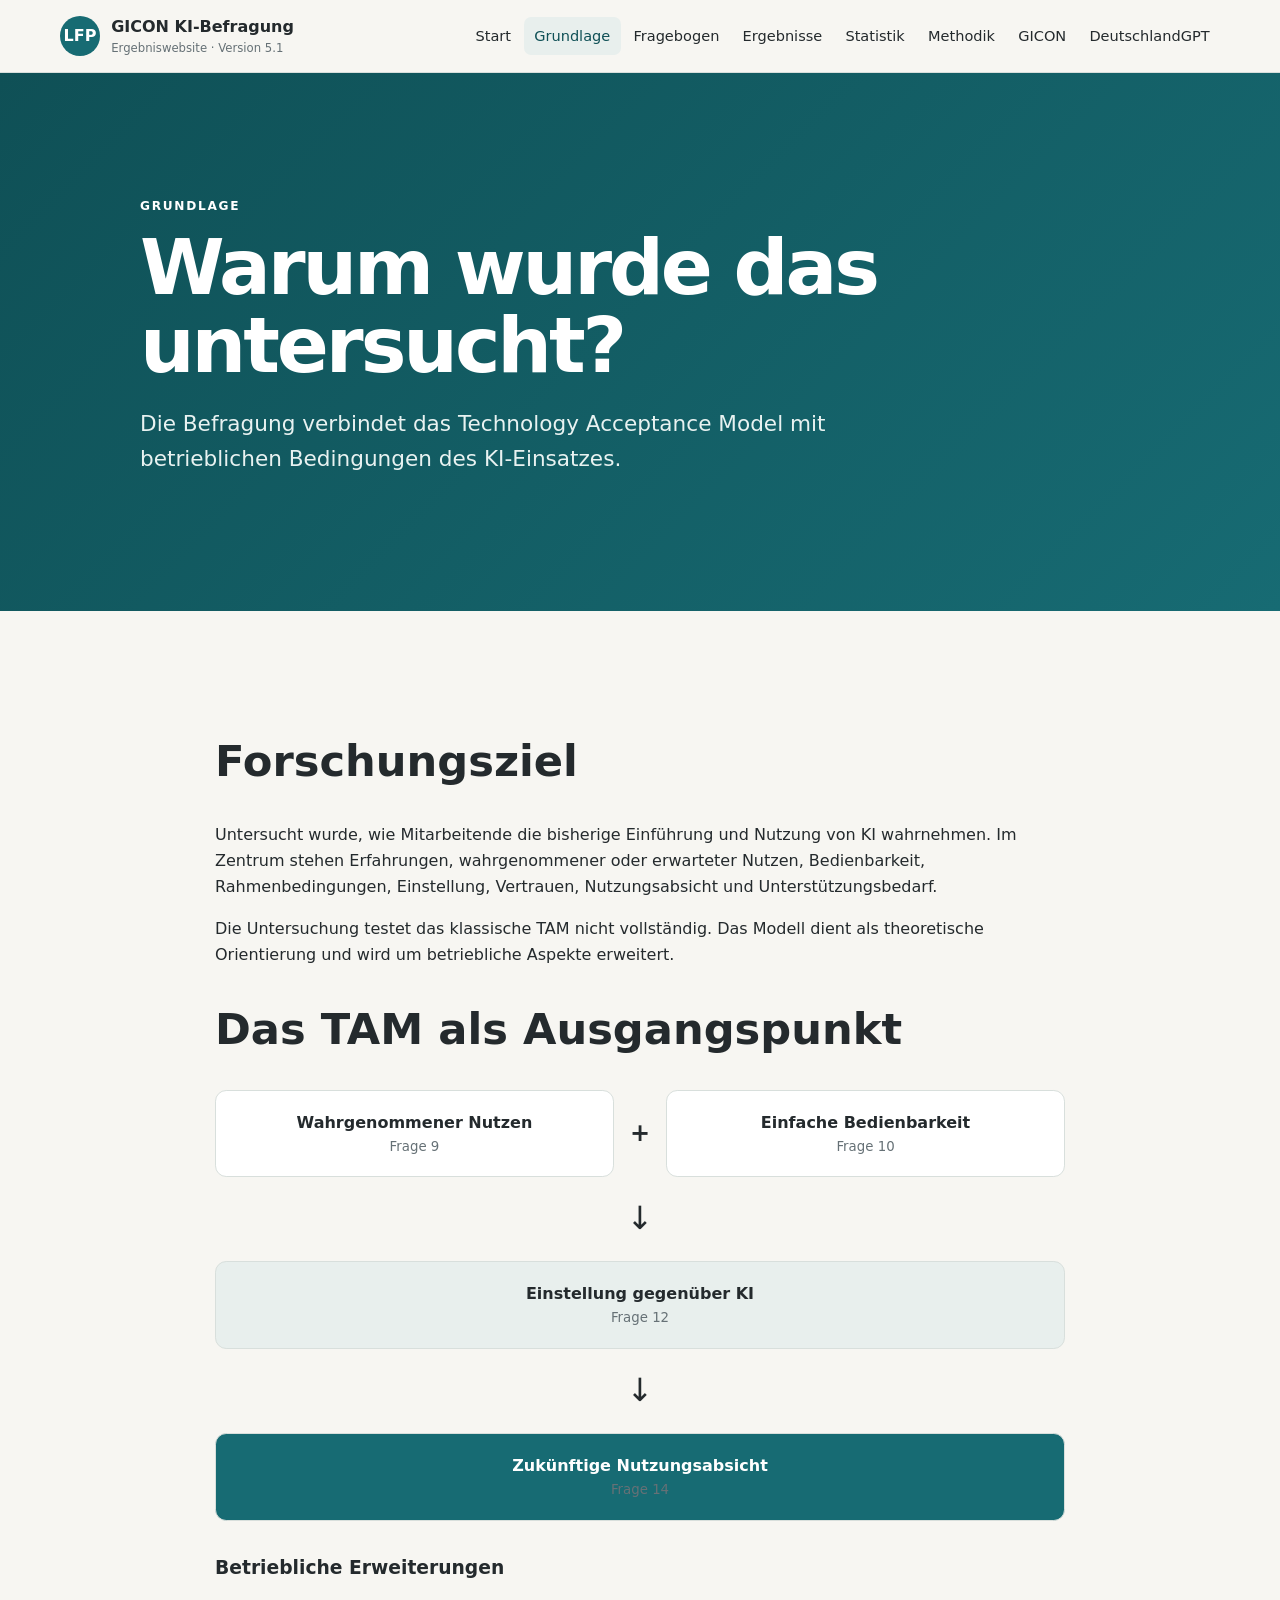
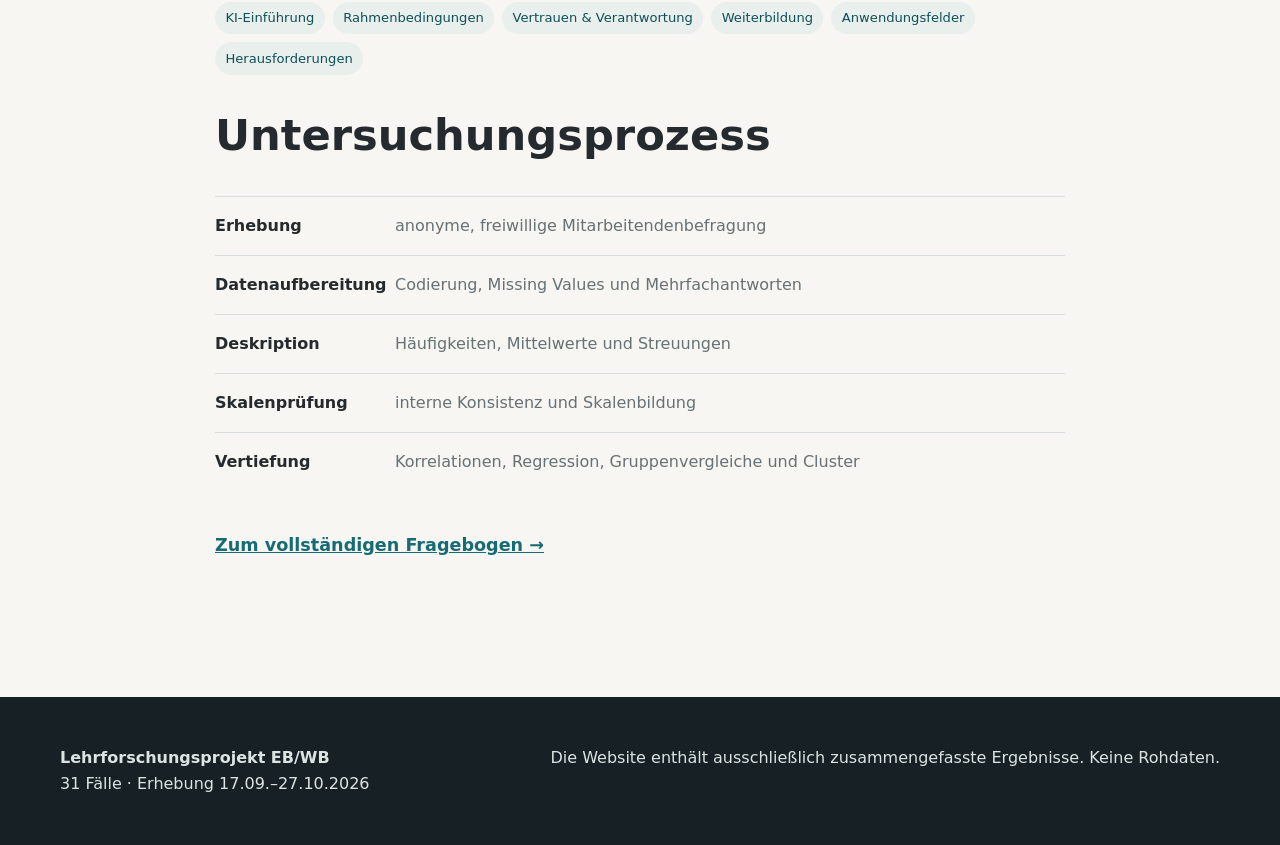
<file: grundlage.html>
<!doctype html><html lang="de"><head><meta charset="utf-8"><meta name="viewport" content="width=device-width,initial-scale=1"><meta name="robots" content="noindex,nofollow,noarchive,nosnippet,noimageindex"><meta name="googlebot" content="noindex,nofollow,noarchive,nosnippet,noimageindex"><meta name="bingbot" content="noindex,nofollow,noarchive,nosnippet,noimageindex"><meta name="referrer" content="no-referrer"><title>Grundlage · GICON KI-Befragung · Version 5.1</title><link rel="stylesheet" href="assets/css/style.css?v=5.1"></head><body><a class="skip" href="#main">Zum Inhalt</a><header><div class="top wrap"><a class="brand" href="index.html"><span class="mark">LFP</span><span>GICON KI-Befragung<small>Ergebniswebsite · Version 5.1</small></span></a><button class="menu" type="button" aria-expanded="false" aria-controls="nav">Menü</button><nav id="nav"><a href="index.html">Start</a><a href="grundlage.html" aria-current="page">Grundlage</a><a href="fragebogen.html">Fragebogen</a><a href="ergebnisse.html">Ergebnisse</a><a href="statistik.html">Statistik</a><a href="methodik.html">Methodik</a>
      <a href="gicon.html">GICON</a>
      <a href="deutschlandgpt.html">DeutschlandGPT</a>
    </nav></div></header><main id="main"><section class="hero"><div class="wrap"><p class="kicker">Grundlage</p><h1>Warum wurde das untersucht?</h1><p class="lede">Die Befragung verbindet das Technology Acceptance Model mit betrieblichen Bedingungen des KI-Einsatzes.</p></div></section><section class="section"><div class="wrap narrow"><h2>Forschungsziel</h2><p>Untersucht wurde, wie Mitarbeitende die bisherige Einführung und Nutzung von KI wahrnehmen. Im Zentrum stehen Erfahrungen, wahrgenommener oder erwarteter Nutzen, Bedienbarkeit, Rahmenbedingungen, Einstellung, Vertrauen, Nutzungsabsicht und Unterstützungsbedarf.</p><p>Die Untersuchung testet das klassische TAM nicht vollständig. Das Modell dient als theoretische Orientierung und wird um betriebliche Aspekte erweitert.</p><h2>Das TAM als Ausgangspunkt</h2><div class="tam"><div class="node"><b>Wahrgenommener Nutzen</b><small>Frage 9</small></div><div class="plus">+</div><div class="node"><b>Einfache Bedienbarkeit</b><small>Frage 10</small></div><div class="arrow">↓</div><div class="node accent"><b>Einstellung gegenüber KI</b><small>Frage 12</small></div><div class="arrow">↓</div><div class="node strong"><b>Zukünftige Nutzungsabsicht</b><small>Frage 14</small></div></div><h3>Betriebliche Erweiterungen</h3><div class="pills"><span>KI-Einführung</span><span>Rahmenbedingungen</span><span>Vertrauen & Verantwortung</span><span>Weiterbildung</span><span>Anwendungsfelder</span><span>Herausforderungen</span></div><h2>Untersuchungsprozess</h2><ol class="process"><li><b>Erhebung</b><span>anonyme, freiwillige Mitarbeitendenbefragung</span></li><li><b>Datenaufbereitung</b><span>Codierung, Missing Values und Mehrfachantworten</span></li><li><b>Deskription</b><span>Häufigkeiten, Mittelwerte und Streuungen</span></li><li><b>Skalenprüfung</b><span>interne Konsistenz und Skalenbildung</span></li><li><b>Vertiefung</b><span>Korrelationen, Regression, Gruppenvergleiche und Cluster</span></li></ol><div class="next"><a href="fragebogen.html">Zum vollständigen Fragebogen →</a></div></div></section></main><footer><div class="wrap foot"><p><strong>Lehrforschungsprojekt EB/WB</strong><br>31 Fälle · Erhebung 17.09.–27.10.2026</p><p>Die Website enthält ausschließlich zusammengefasste Ergebnisse. Keine Rohdaten.</p></div></footer><script src="assets/js/app.js?v=5.1" defer></script></body></html>
</file>
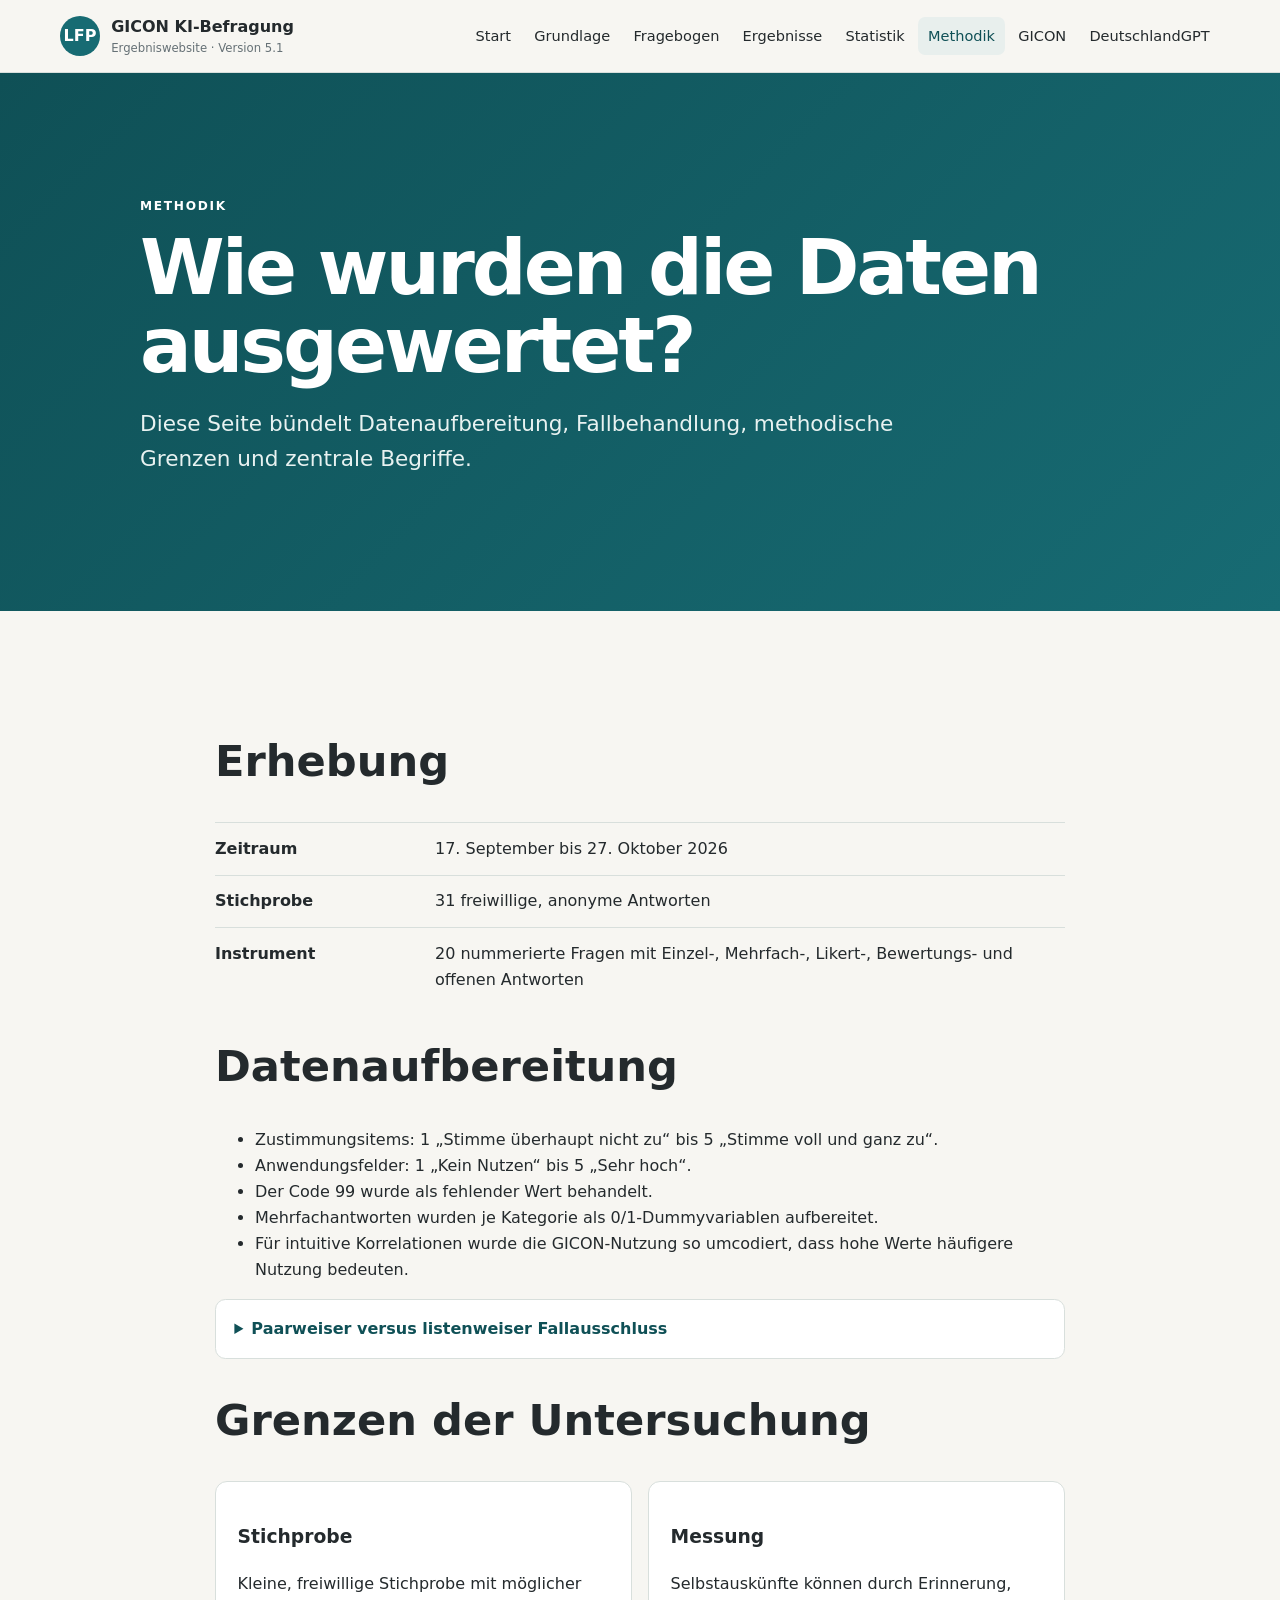
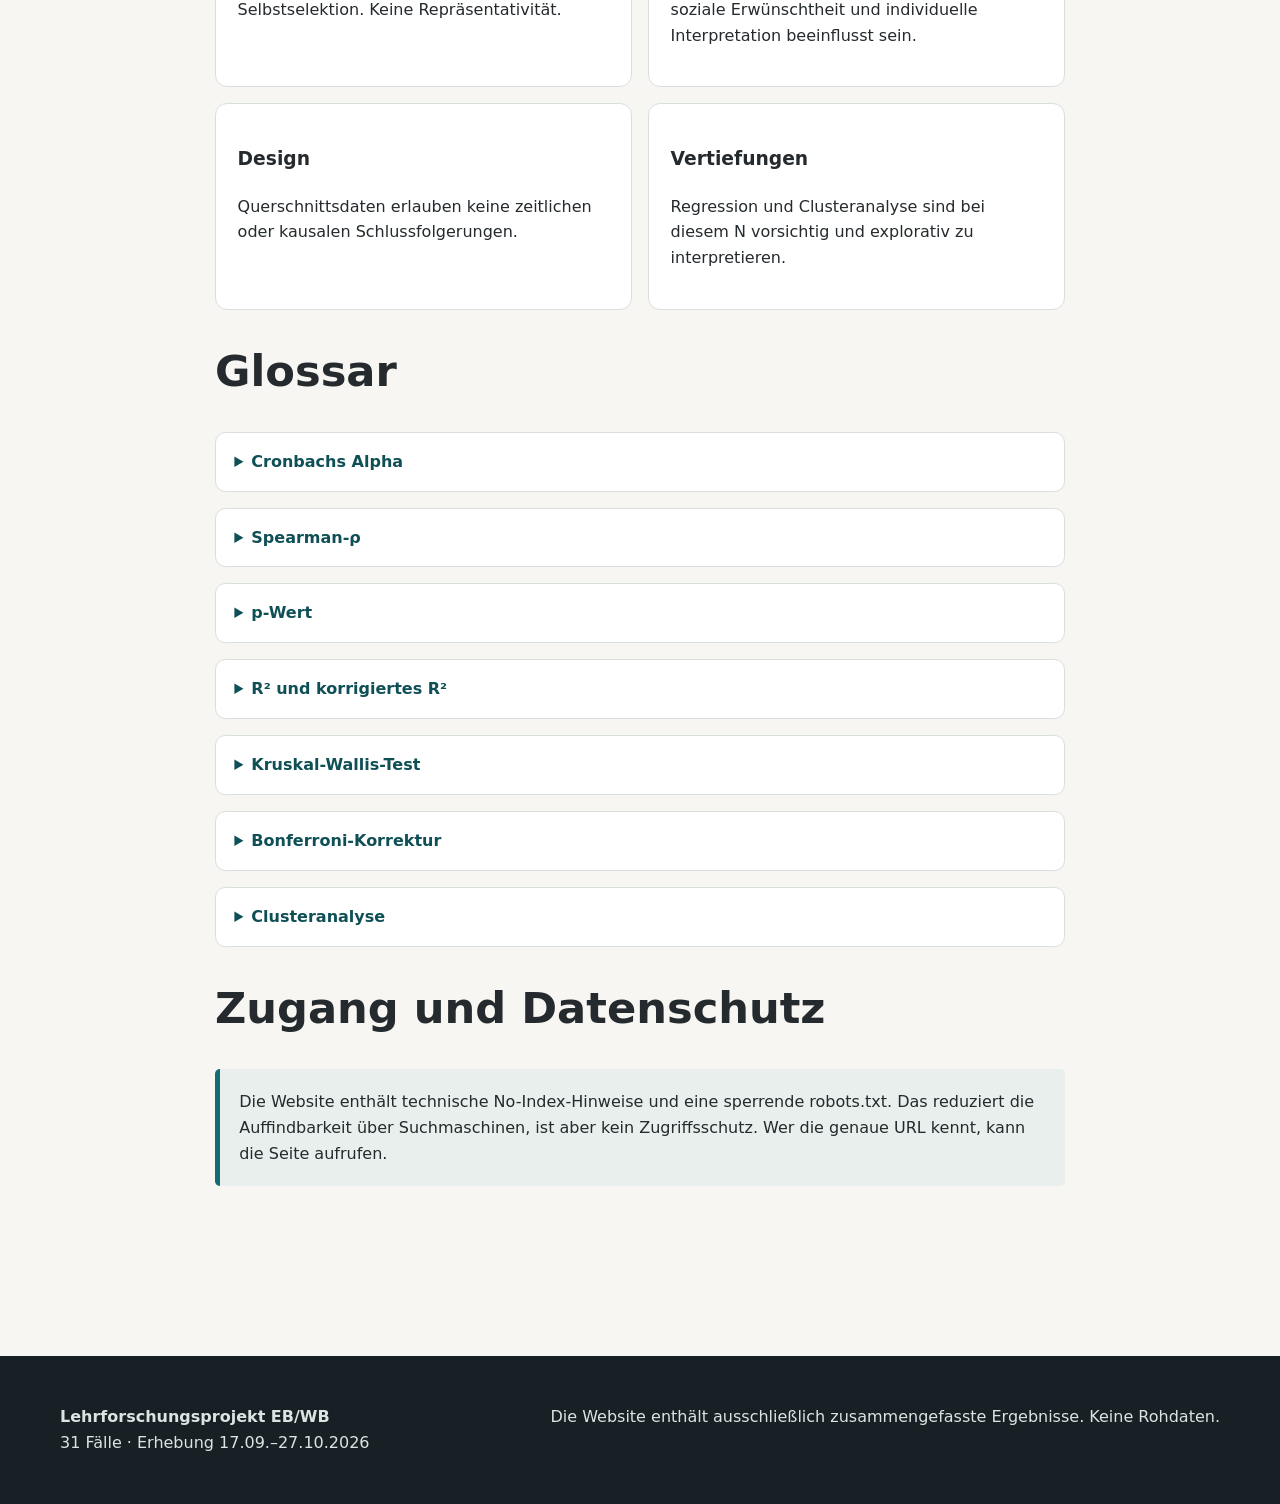
<file: methodik.html>
<!doctype html><html lang="de"><head><meta charset="utf-8"><meta name="viewport" content="width=device-width,initial-scale=1"><meta name="robots" content="noindex,nofollow,noarchive,nosnippet,noimageindex"><meta name="googlebot" content="noindex,nofollow,noarchive,nosnippet,noimageindex"><meta name="bingbot" content="noindex,nofollow,noarchive,nosnippet,noimageindex"><meta name="referrer" content="no-referrer"><title>Methodik · GICON KI-Befragung · Version 5.1</title><link rel="stylesheet" href="assets/css/style.css?v=5.1"></head><body><a class="skip" href="#main">Zum Inhalt</a><header><div class="top wrap"><a class="brand" href="index.html"><span class="mark">LFP</span><span>GICON KI-Befragung<small>Ergebniswebsite · Version 5.1</small></span></a><button class="menu" type="button" aria-expanded="false" aria-controls="nav">Menü</button><nav id="nav"><a href="index.html">Start</a><a href="grundlage.html">Grundlage</a><a href="fragebogen.html">Fragebogen</a><a href="ergebnisse.html">Ergebnisse</a><a href="statistik.html">Statistik</a><a href="methodik.html" aria-current="page">Methodik</a>
      <a href="gicon.html">GICON</a>
      <a href="deutschlandgpt.html">DeutschlandGPT</a>
    </nav></div></header><main id="main"><section class="hero"><div class="wrap"><p class="kicker">Methodik</p><h1>Wie wurden die Daten ausgewertet?</h1><p class="lede">Diese Seite bündelt Datenaufbereitung, Fallbehandlung, methodische Grenzen und zentrale Begriffe.</p></div></section><section class="section"><div class="wrap narrow"><h2>Erhebung</h2><dl class="meta-list"><div><dt>Zeitraum</dt><dd>17. September bis 27. Oktober 2026</dd></div><div><dt>Stichprobe</dt><dd>31 freiwillige, anonyme Antworten</dd></div><div><dt>Instrument</dt><dd>20 nummerierte Fragen mit Einzel-, Mehrfach-, Likert-, Bewertungs- und offenen Antworten</dd></div></dl><h2>Datenaufbereitung</h2><ul><li>Zustimmungsitems: 1 „Stimme überhaupt nicht zu“ bis 5 „Stimme voll und ganz zu“.</li><li>Anwendungsfelder: 1 „Kein Nutzen“ bis 5 „Sehr hoch“.</li><li>Der Code 99 wurde als fehlender Wert behandelt.</li><li>Mehrfachantworten wurden je Kategorie als 0/1-Dummyvariablen aufbereitet.</li><li>Für intuitive Korrelationen wurde die GICON-Nutzung so umcodiert, dass hohe Werte häufigere Nutzung bedeuten.</li></ul><details class="detail "><summary>Paarweiser versus listenweiser Fallausschluss</summary><div class="detail-body"><p><b>Paarweise:</b> Bei Korrelationen wird für jedes Variablenpaar die jeweils größtmögliche gültige Fallzahl genutzt.</p><p><b>Listenweise:</b> Bei Regression und Clusteranalyse gehen nur Fälle mit vollständigen Werten für alle verwendeten Variablen ein.</p></div></details><h2>Grenzen der Untersuchung</h2><div class="cards two"><div class="card"><h3>Stichprobe</h3><p>Kleine, freiwillige Stichprobe mit möglicher Selbstselektion. Keine Repräsentativität.</p></div><div class="card"><h3>Messung</h3><p>Selbstauskünfte können durch Erinnerung, soziale Erwünschtheit und individuelle Interpretation beeinflusst sein.</p></div><div class="card"><h3>Design</h3><p>Querschnittsdaten erlauben keine zeitlichen oder kausalen Schlussfolgerungen.</p></div><div class="card"><h3>Vertiefungen</h3><p>Regression und Clusteranalyse sind bei diesem N vorsichtig und explorativ zu interpretieren.</p></div></div><h2>Glossar</h2><details class="detail "><summary>Cronbachs Alpha</summary><div class="detail-body"><p>Kennwert der internen Konsistenz einer Skala. Er sagt nicht allein, ob alle Items tatsächlich dasselbe Konstrukt messen.</p></div></details><details class="detail "><summary>Spearman-ρ</summary><div class="detail-body"><p>Rangkorrelation von −1 bis +1. Das Vorzeichen beschreibt die Richtung, der Betrag die Stärke des monotonen Zusammenhangs.</p></div></details><details class="detail "><summary>p-Wert</summary><div class="detail-body"><p>Der p-Wert beschreibt, wie gut die beobachteten Daten mit der Nullhypothese vereinbar sind. Er ist weder die Wahrscheinlichkeit, dass eine Hypothese wahr ist, noch ein Maß praktischer Relevanz.</p></div></details><details class="detail "><summary>R² und korrigiertes R²</summary><div class="detail-body"><p>R² beschreibt den durch ein Regressionsmodell statistisch erklärten Varianzanteil. Das korrigierte R² berücksichtigt die Zahl der Prädiktoren.</p></div></details><details class="detail "><summary>Kruskal-Wallis-Test</summary><div class="detail-body"><p>Nichtparametrischer Test zum Vergleich mehrerer unabhängiger Gruppen.</p></div></details><details class="detail "><summary>Bonferroni-Korrektur</summary><div class="detail-body"><p>Anpassung der Signifikanzgrenze beziehungsweise p-Werte bei mehreren Paarvergleichen, um Fehlalarme zu begrenzen.</p></div></details><details class="detail "><summary>Clusteranalyse</summary><div class="detail-body"><p>Exploratives Verfahren, das Fälle anhand ausgewählter Merkmale zu möglichst ähnlichen Gruppen bündelt. Ergebnis und Labels hängen von Variablenauswahl und Verfahren ab.</p></div></details><h2>Zugang und Datenschutz</h2><div class="notice"><p>Die Website enthält technische No-Index-Hinweise und eine sperrende robots.txt. Das reduziert die Auffindbarkeit über Suchmaschinen, ist aber kein Zugriffsschutz. Wer die genaue URL kennt, kann die Seite aufrufen.</p></div></div></section></main><footer><div class="wrap foot"><p><strong>Lehrforschungsprojekt EB/WB</strong><br>31 Fälle · Erhebung 17.09.–27.10.2026</p><p>Die Website enthält ausschließlich zusammengefasste Ergebnisse. Keine Rohdaten.</p></div></footer><script src="assets/js/app.js?v=5.1" defer></script></body></html>
</file>
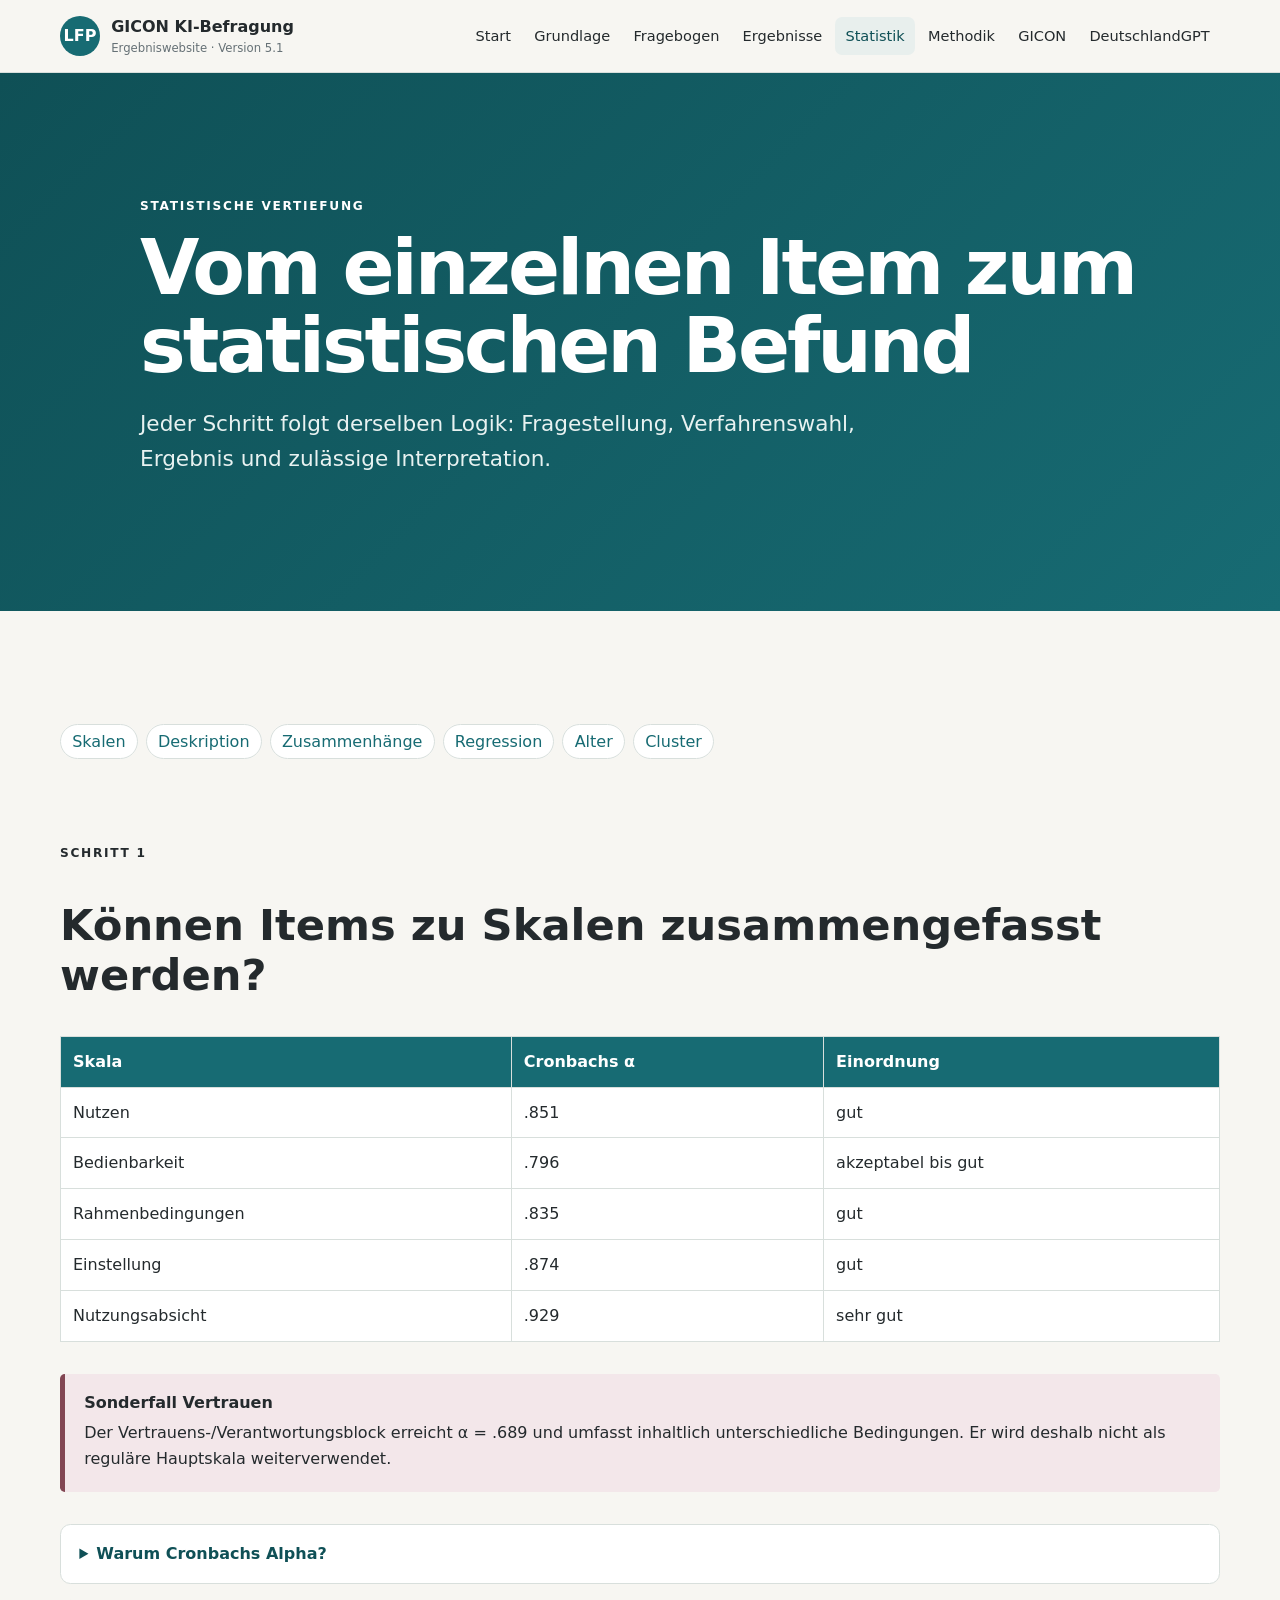
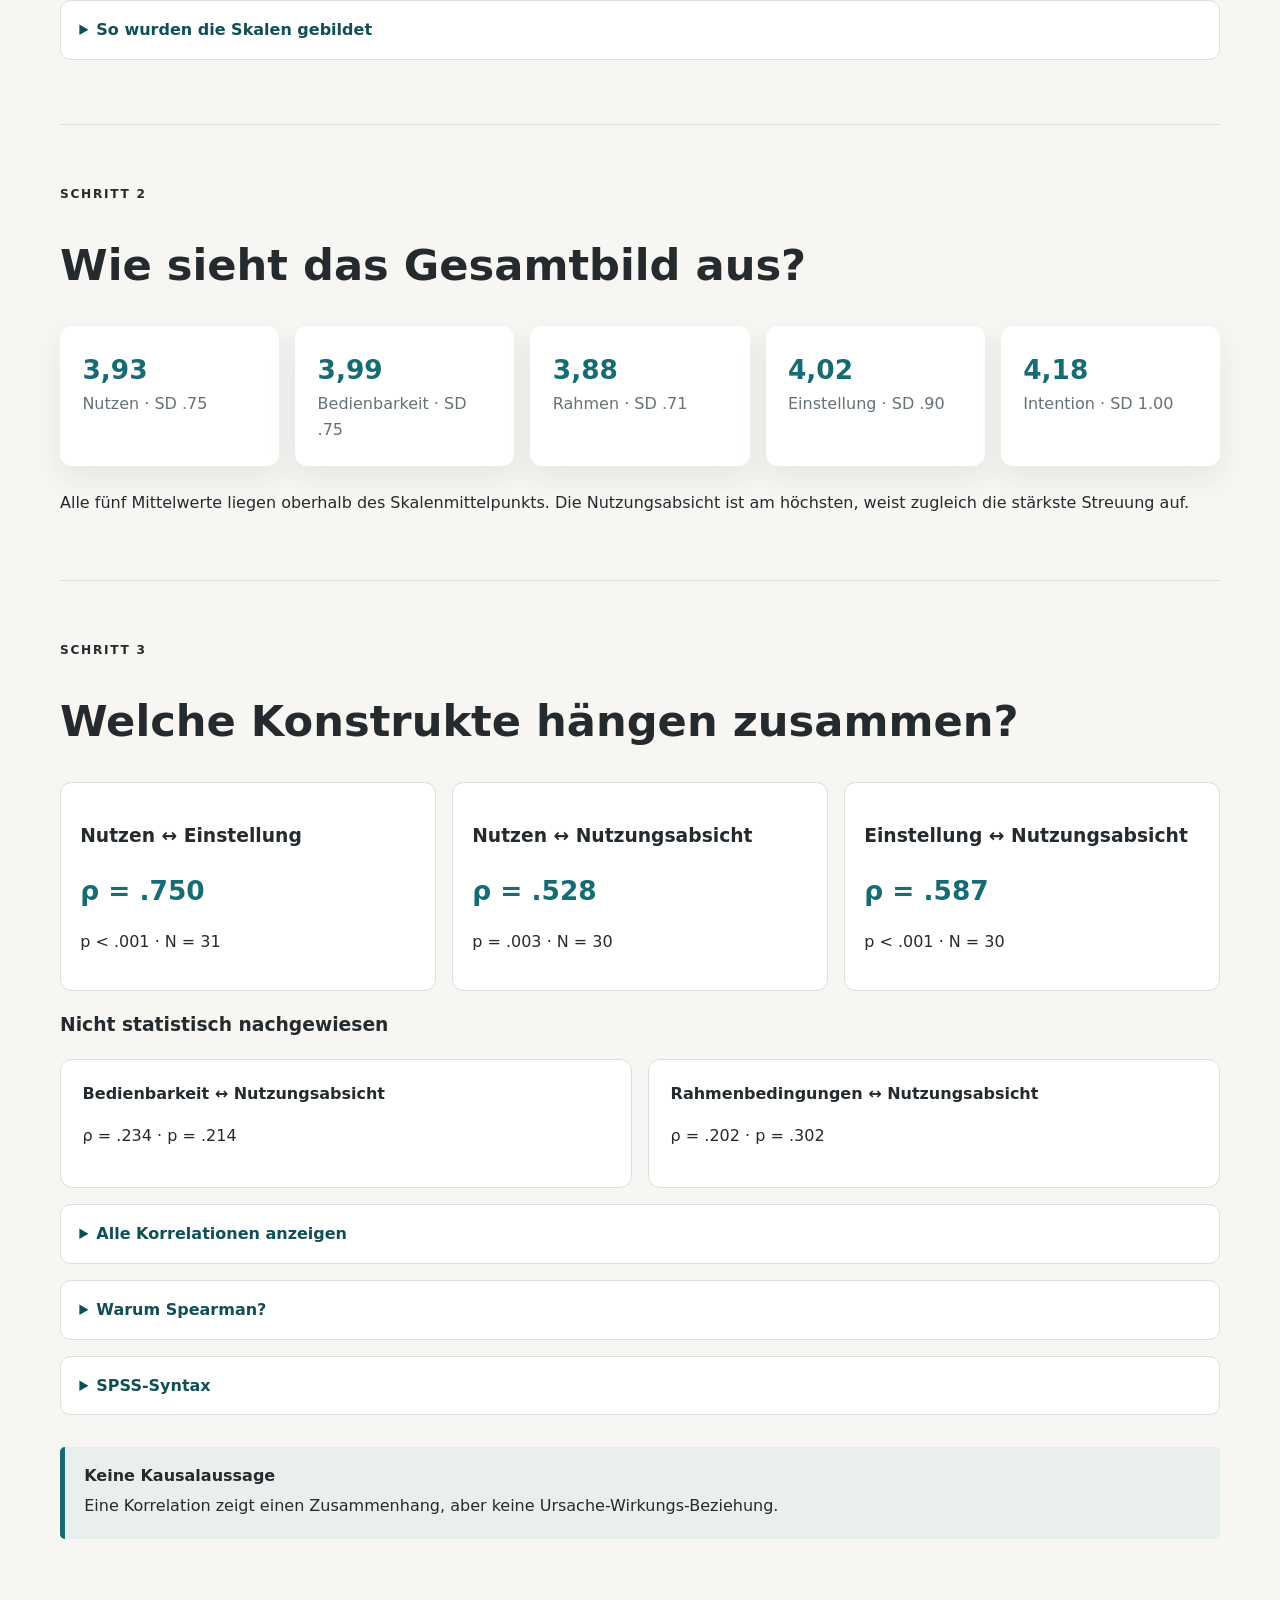
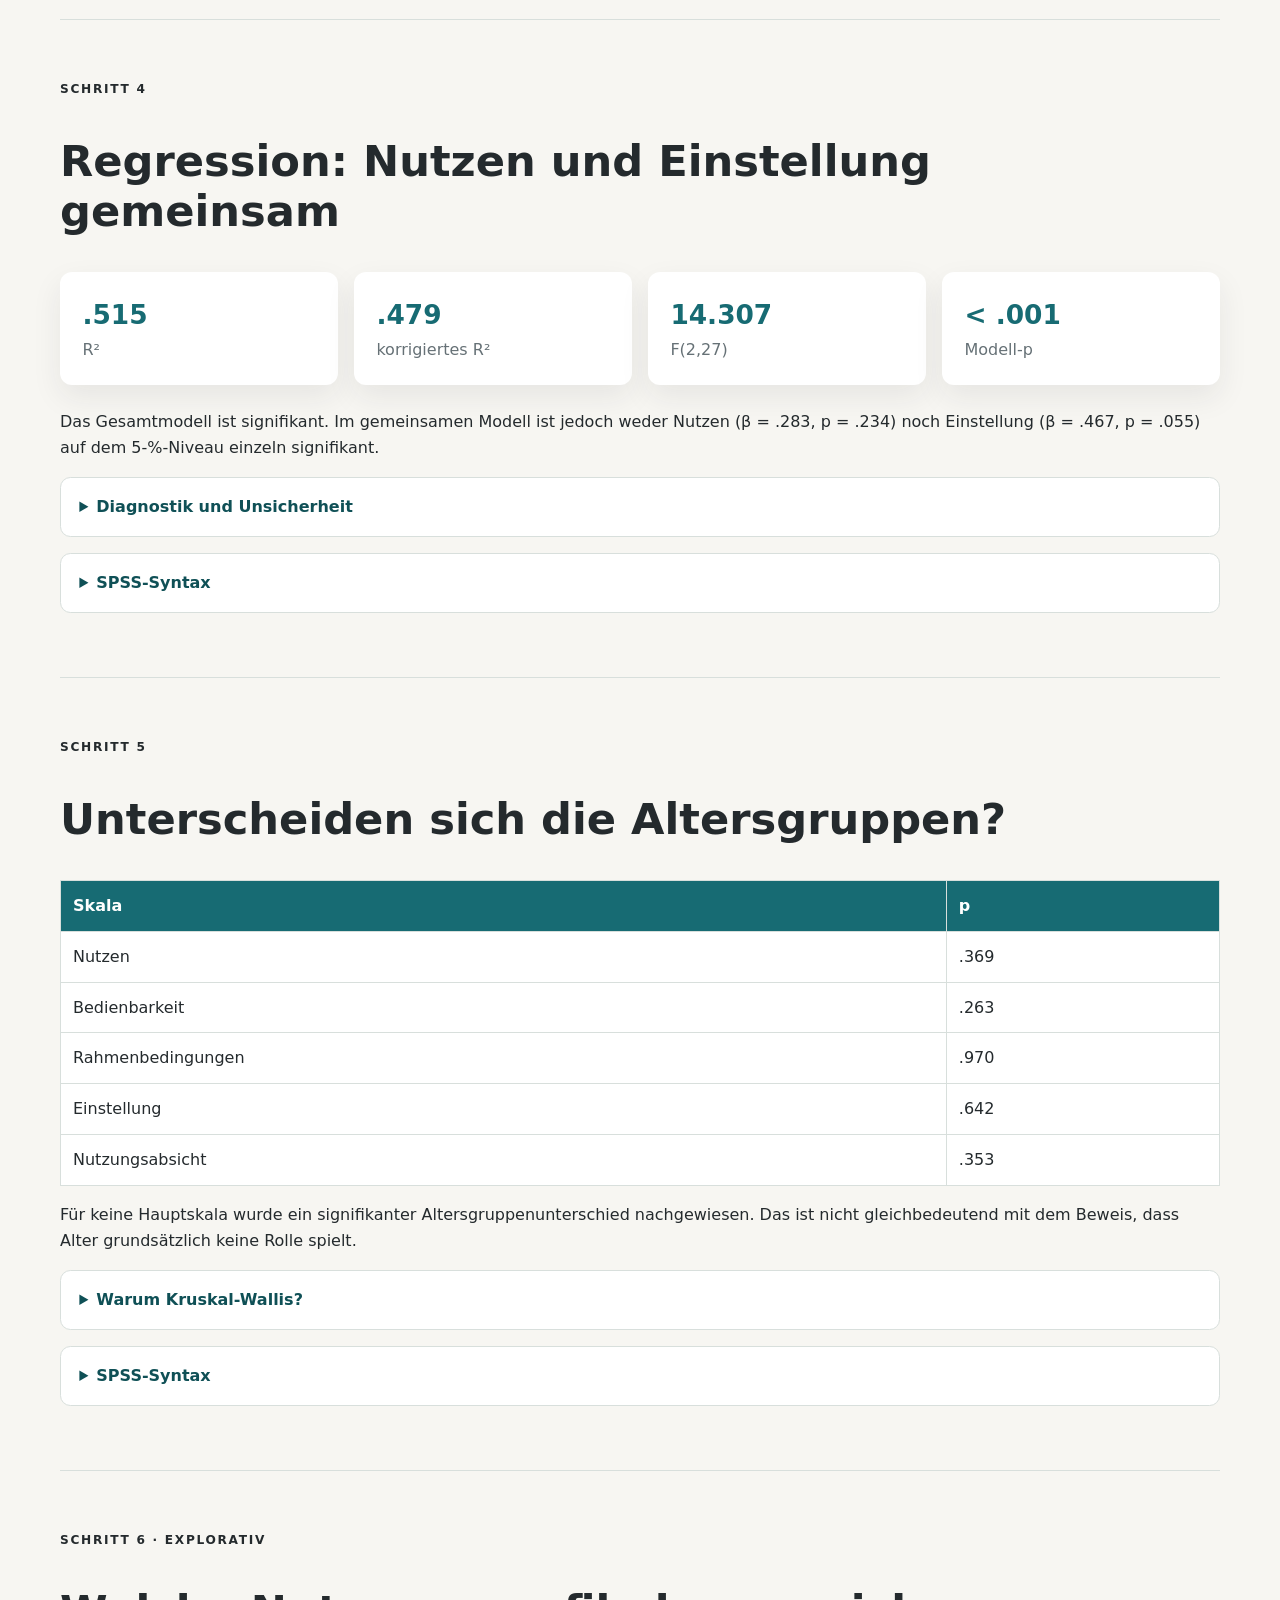
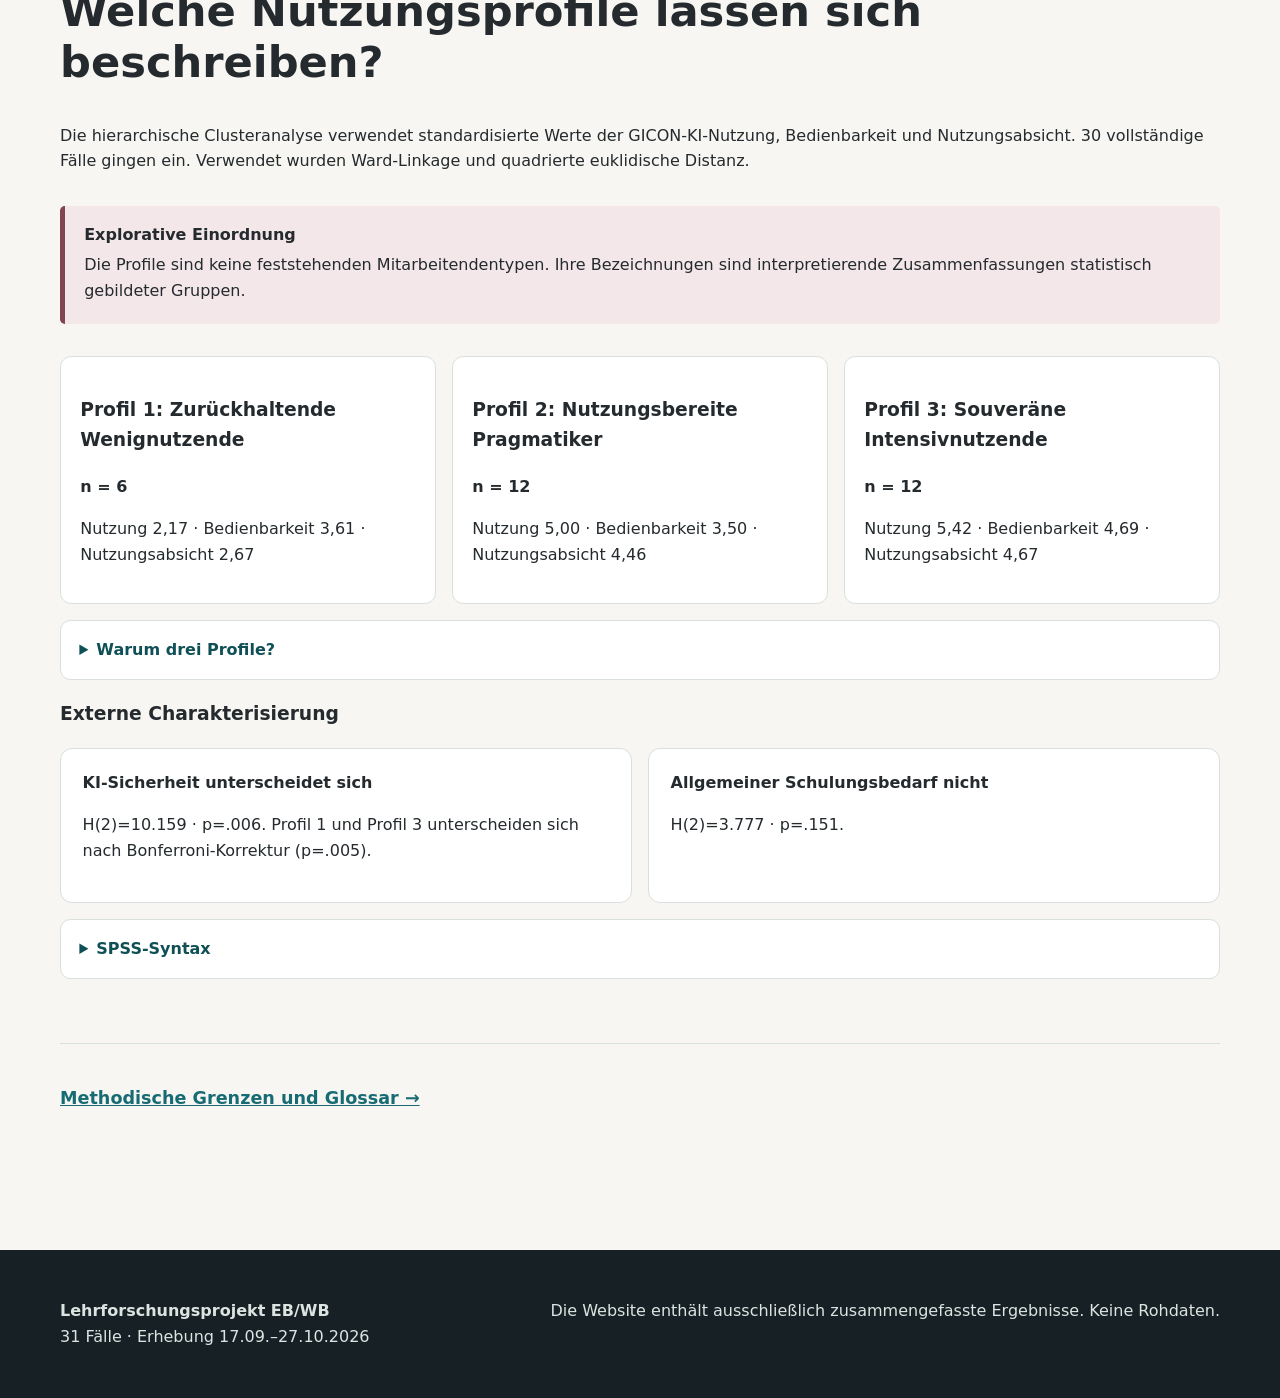
<file: statistik.html>
<!doctype html><html lang="de"><head><meta charset="utf-8"><meta name="viewport" content="width=device-width,initial-scale=1"><meta name="robots" content="noindex,nofollow,noarchive,nosnippet,noimageindex"><meta name="googlebot" content="noindex,nofollow,noarchive,nosnippet,noimageindex"><meta name="bingbot" content="noindex,nofollow,noarchive,nosnippet,noimageindex"><meta name="referrer" content="no-referrer"><title>Statistik · GICON KI-Befragung · Version 5.1</title><link rel="stylesheet" href="assets/css/style.css?v=5.1"></head><body><a class="skip" href="#main">Zum Inhalt</a><header><div class="top wrap"><a class="brand" href="index.html"><span class="mark">LFP</span><span>GICON KI-Befragung<small>Ergebniswebsite · Version 5.1</small></span></a><button class="menu" type="button" aria-expanded="false" aria-controls="nav">Menü</button><nav id="nav"><a href="index.html">Start</a><a href="grundlage.html">Grundlage</a><a href="fragebogen.html">Fragebogen</a><a href="ergebnisse.html">Ergebnisse</a><a href="statistik.html" aria-current="page">Statistik</a><a href="methodik.html">Methodik</a>
      <a href="gicon.html">GICON</a>
      <a href="deutschlandgpt.html">DeutschlandGPT</a>
    </nav></div></header><main id="main"><section class="hero"><div class="wrap"><p class="kicker">Statistische Vertiefung</p><h1>Vom einzelnen Item zum statistischen Befund</h1><p class="lede">Jeder Schritt folgt derselben Logik: Fragestellung, Verfahrenswahl, Ergebnis und zulässige Interpretation.</p></div></section><section class="section"><div class="wrap"><ol class="steps"><li><a href="#s1">Skalen</a></li><li><a href="#s2">Deskription</a></li><li><a href="#s3">Zusammenhänge</a></li><li><a href="#s4">Regression</a></li><li><a href="#s5">Alter</a></li><li><a href="#s6">Cluster</a></li></ol><section id="s1" class="analysis"><p class="kicker">Schritt 1</p><h2>Können Items zu Skalen zusammengefasst werden?</h2><div class="tablewrap"><table><thead><tr><th>Skala</th><th>Cronbachs α</th><th>Einordnung</th></tr></thead><tbody><tr><td>Nutzen</td><td>.851</td><td>gut</td></tr><tr><td>Bedienbarkeit</td><td>.796</td><td>akzeptabel bis gut</td></tr><tr><td>Rahmenbedingungen</td><td>.835</td><td>gut</td></tr><tr><td>Einstellung</td><td>.874</td><td>gut</td></tr><tr><td>Nutzungsabsicht</td><td>.929</td><td>sehr gut</td></tr></tbody></table></div><div class="notice warn"><strong>Sonderfall Vertrauen</strong><p>Der Vertrauens-/Verantwortungsblock erreicht α = .689 und umfasst inhaltlich unterschiedliche Bedingungen. Er wird deshalb nicht als reguläre Hauptskala weiterverwendet.</p></div><details class="detail "><summary>Warum Cronbachs Alpha?</summary><div class="detail-body"><p>Cronbachs Alpha beschreibt die interne Konsistenz einer Skala. Ein hoher Wert allein beweist aber keine inhaltliche Eindimensionalität.</p></div></details><details class="detail "><summary>So wurden die Skalen gebildet</summary><div class="detail-body"><ul><li>Nutzen: mindestens 4 von 6 Items</li><li>Bedienbarkeit: mindestens 2 von 3 Items</li><li>Rahmenbedingungen: mindestens 3 von 4 Items</li><li>Einstellung: mindestens 3 von 4 Items</li><li>Nutzungsabsicht: mindestens 3 von 4 Items</li></ul><pre>COMPUTE sk_nutzen = MEAN.4(nutz_eff TO nutz_gesamt).</pre></div></details></section><section id="s2" class="analysis"><p class="kicker">Schritt 2</p><h2>Wie sieht das Gesamtbild aus?</h2><div class="facts small"><div><strong>3,93</strong><span>Nutzen · SD .75</span></div><div><strong>3,99</strong><span>Bedienbarkeit · SD .75</span></div><div><strong>3,88</strong><span>Rahmen · SD .71</span></div><div><strong>4,02</strong><span>Einstellung · SD .90</span></div><div><strong>4,18</strong><span>Intention · SD 1.00</span></div></div><p>Alle fünf Mittelwerte liegen oberhalb des Skalenmittelpunkts. Die Nutzungsabsicht ist am höchsten, weist zugleich die stärkste Streuung auf.</p></section><section id="s3" class="analysis"><p class="kicker">Schritt 3</p><h2>Welche Konstrukte hängen zusammen?</h2><div class="stats-grid"><div class="statcard"><h3>Nutzen ↔ Einstellung</h3><strong>ρ = .750</strong><p>p < .001 · N = 31</p></div><div class="statcard"><h3>Nutzen ↔ Nutzungsabsicht</h3><strong>ρ = .528</strong><p>p = .003 · N = 30</p></div><div class="statcard"><h3>Einstellung ↔ Nutzungsabsicht</h3><strong>ρ = .587</strong><p>p < .001 · N = 30</p></div></div><h3>Nicht statistisch nachgewiesen</h3><div class="cards two"><div class="card"><b>Bedienbarkeit ↔ Nutzungsabsicht</b><p>ρ = .234 · p = .214</p></div><div class="card"><b>Rahmenbedingungen ↔ Nutzungsabsicht</b><p>ρ = .202 · p = .302</p></div></div><details class="detail "><summary>Alle Korrelationen anzeigen</summary><div class="detail-body"><div class="tablewrap"><table><thead><tr><th></th><th>Nutzen</th><th>Bedienung</th><th>Rahmen</th><th>Einstellung</th><th>Intention</th></tr></thead><tbody><tr><th>Nutzen</th><td>1</td><td>.324</td><td>.214</td><td class="sig">.750***</td><td class="sig">.528**</td></tr><tr><th>Bedienung</th><td>.324</td><td>1</td><td>.279</td><td>.352</td><td>.234</td></tr><tr><th>Rahmen</th><td>.214</td><td>.279</td><td>1</td><td>.349</td><td>.202</td></tr><tr><th>Einstellung</th><td class="sig">.750***</td><td>.352</td><td>.349</td><td>1</td><td class="sig">.587***</td></tr><tr><th>Intention</th><td class="sig">.528**</td><td>.234</td><td>.202</td><td class="sig">.587***</td><td>1</td></tr></tbody></table></div></div></details><details class="detail "><summary>Warum Spearman?</summary><div class="detail-body"><p>Die Skalen beruhen auf ordinalen Items, die Stichprobe ist klein und ein monotoner Rangzusammenhang ist angemessen. Die Tests sind zweiseitig; fehlende Werte werden paarweise ausgeschlossen.</p></div></details><details class="detail "><summary>SPSS-Syntax</summary><div class="detail-body"><pre>NONPAR CORR
 /VARIABLES=sk_nutzen sk_bedienung sk_rahmen sk_einstellung sk_intention
 /PRINT=SPEARMAN TWOTAIL NOSIG FULL
 /MISSING=PAIRWISE.</pre></div></details><div class="notice"><strong>Keine Kausalaussage</strong><p>Eine Korrelation zeigt einen Zusammenhang, aber keine Ursache-Wirkungs-Beziehung.</p></div></section><section id="s4" class="analysis"><p class="kicker">Schritt 4</p><h2>Regression: Nutzen und Einstellung gemeinsam</h2><div class="facts small"><div><strong>.515</strong><span>R²</span></div><div><strong>.479</strong><span>korrigiertes R²</span></div><div><strong>14.307</strong><span>F(2,27)</span></div><div><strong>&lt; .001</strong><span>Modell-p</span></div></div><p>Das Gesamtmodell ist signifikant. Im gemeinsamen Modell ist jedoch weder Nutzen (β = .283, p = .234) noch Einstellung (β = .467, p = .055) auf dem 5-%-Niveau einzeln signifikant.</p><details class="detail "><summary>Diagnostik und Unsicherheit</summary><div class="detail-body"><ul><li>Nutzen: B=.382; 95%-KI [−.262; 1.026]</li><li>Einstellung: B=.510; 95%-KI [−.011; 1.031]</li><li>VIF jeweils 3.007; Toleranz .333</li></ul><p>Eine umfassende Residualdiagnostik ist in den vorliegenden Outputs nicht dokumentiert.</p></div></details><details class="detail "><summary>SPSS-Syntax</summary><div class="detail-body"><pre>REGRESSION
 /MISSING LISTWISE
 /DEPENDENT sk_intention
 /METHOD=ENTER sk_nutzen sk_einstellung.</pre></div></details></section><section id="s5" class="analysis"><p class="kicker">Schritt 5</p><h2>Unterscheiden sich die Altersgruppen?</h2><div class="tablewrap"><table><thead><tr><th>Skala</th><th>p</th></tr></thead><tbody><tr><td>Nutzen</td><td>.369</td></tr><tr><td>Bedienbarkeit</td><td>.263</td></tr><tr><td>Rahmenbedingungen</td><td>.970</td></tr><tr><td>Einstellung</td><td>.642</td></tr><tr><td>Nutzungsabsicht</td><td>.353</td></tr></tbody></table></div><p>Für keine Hauptskala wurde ein signifikanter Altersgruppenunterschied nachgewiesen. Das ist nicht gleichbedeutend mit dem Beweis, dass Alter grundsätzlich keine Rolle spielt.</p><details class="detail "><summary>Warum Kruskal-Wallis?</summary><div class="detail-body"><p>Verglichen wurden drei unabhängige Altersgruppen. Der nichtparametrische Test vermeidet unnötige Normalverteilungsannahmen.</p></div></details><details class="detail "><summary>SPSS-Syntax</summary><div class="detail-body"><pre>NPTESTS
 /INDEPENDENT TEST (sk_nutzen sk_bedienung sk_rahmen sk_einstellung sk_intention)
 GROUP (alter) KRUSKAL_WALLIS(COMPARE=PAIRWISE).</pre></div></details></section><section id="s6" class="analysis"><p class="kicker">Schritt 6 · explorativ</p><h2>Welche Nutzungsprofile lassen sich beschreiben?</h2><p>Die hierarchische Clusteranalyse verwendet standardisierte Werte der GICON-KI-Nutzung, Bedienbarkeit und Nutzungsabsicht. 30 vollständige Fälle gingen ein. Verwendet wurden Ward-Linkage und quadrierte euklidische Distanz.</p><div class="notice warn"><strong>Explorative Einordnung</strong><p>Die Profile sind keine feststehenden Mitarbeitendentypen. Ihre Bezeichnungen sind interpretierende Zusammenfassungen statistisch gebildeter Gruppen.</p></div><div class="profiles"><article><h3>Profil 1: Zurückhaltende Wenignutzende</h3><b>n = 6</b><p>Nutzung 2,17 · Bedienbarkeit 3,61 · Nutzungsabsicht 2,67</p></article><article><h3>Profil 2: Nutzungsbereite Pragmatiker</h3><b>n = 12</b><p>Nutzung 5,00 · Bedienbarkeit 3,50 · Nutzungsabsicht 4,46</p></article><article><h3>Profil 3: Souveräne Intensivnutzende</h3><b>n = 12</b><p>Nutzung 5,42 · Bedienbarkeit 4,69 · Nutzungsabsicht 4,67</p></article></div><details class="detail "><summary>Warum drei Profile?</summary><div class="detail-body"><p>Die letzten Agglomerationskoeffizienten steigen von 28,854 über 44,874 auf 83,413. Der deutliche Sprung beim Übergang von drei auf zwei Clustern spricht dafür, die Drei-Cluster-Lösung zu betrachten.</p></div></details><h3>Externe Charakterisierung</h3><div class="cards two"><div class="card"><b>KI-Sicherheit unterscheidet sich</b><p>H(2)=10.159 · p=.006. Profil 1 und Profil 3 unterscheiden sich nach Bonferroni-Korrektur (p=.005).</p></div><div class="card"><b>Allgemeiner Schulungsbedarf nicht</b><p>H(2)=3.777 · p=.151.</p></div></div><details class="detail "><summary>SPSS-Syntax</summary><div class="detail-body"><pre>CLUSTER Znutz_gicon_pos Zsk_bedienung Zsk_intention
 /METHOD WARD
 /MEASURE=SEUCLID
 /PRINT SCHEDULE
 /PLOT DENDROGRAM.</pre></div></details></section><div class="next"><a href="methodik.html">Methodische Grenzen und Glossar →</a></div></div></section></main><footer><div class="wrap foot"><p><strong>Lehrforschungsprojekt EB/WB</strong><br>31 Fälle · Erhebung 17.09.–27.10.2026</p><p>Die Website enthält ausschließlich zusammengefasste Ergebnisse. Keine Rohdaten.</p></div></footer><script src="assets/js/app.js?v=5.1" defer></script></body></html>
</file>
<file: assets/css/style.css>
:root{--ink:#242a2d;--muted:#667176;--paper:#f7f6f2;--white:#fff;--petrol:#176b73;--petrol2:#0f5056;--wash:#e8efed;--wine:#824653;--blue:#647c9b;--line:#d8dfdc;--shadow:0 12px 30px rgba(36,42,45,.08)}*{box-sizing:border-box}html{scroll-behavior:smooth}body{margin:0;background:var(--paper);color:var(--ink);font:16px/1.62 system-ui,-apple-system,Segoe UI,Roboto,Arial,sans-serif}a{color:var(--petrol)}.skip{position:absolute;left:-999px}.skip:focus{left:1rem;top:1rem;background:#fff;padding:.7rem;z-index:99}.wrap{width:min(1160px,calc(100% - 2rem));margin:auto}.narrow{max-width:850px}header{position:sticky;top:0;z-index:20;background:rgba(247,246,242,.96);border-bottom:1px solid var(--line);backdrop-filter:blur(10px)}.top{min-height:72px;display:flex;align-items:center;justify-content:space-between;gap:1rem}.brand{display:flex;gap:.7rem;align-items:center;text-decoration:none;color:var(--ink);font-weight:800}.brand small{display:block;font-weight:500;color:var(--muted);font-size:.73rem}.mark{display:grid;place-items:center;width:40px;height:40px;border-radius:50%;background:var(--petrol);color:#fff}nav{display:flex;gap:.15rem;flex-wrap:wrap}nav a{padding:.45rem .65rem;color:var(--ink);text-decoration:none;border-radius:.45rem;font-size:.91rem}nav a:hover,nav a[aria-current=page]{background:var(--wash);color:var(--petrol2)}.menu{display:none}.hero{background:linear-gradient(135deg,var(--petrol2),var(--petrol));color:#fff;padding:clamp(4rem,9vw,7rem) 0}.hero .wrap{max-width:1000px}.hero h1{font-size:clamp(2.3rem,6vw,5rem);line-height:1.02;margin:.3rem 0 1rem;letter-spacing:-.04em}.hero p{max-width:780px}.kicker{text-transform:uppercase;letter-spacing:.14em;font-weight:800;font-size:.76rem}.lede{max-width:780px;font-size:clamp(1.05rem,2vw,1.35rem);color:#e8f2f1}.actions{display:flex;gap:.7rem;flex-wrap:wrap;margin-top:1.7rem}.btn{display:inline-block;padding:.75rem 1rem;border:1px solid #fff;border-radius:.5rem;color:#fff;text-decoration:none;font-weight:700}.btn.primary{background:#fff;color:var(--petrol2)}.section{padding:clamp(3rem,7vw,6rem) 0}.section h2{font-size:clamp(1.7rem,3.5vw,2.7rem);line-height:1.16}.facts{display:grid;grid-template-columns:repeat(4,1fr);gap:1rem;margin-bottom:4rem}.facts>div{background:#fff;padding:1.4rem;border-radius:.75rem;box-shadow:var(--shadow)}.facts strong{display:block;font-size:2rem;color:var(--petrol)}.facts span{display:block;color:var(--muted)}.facts.small{grid-template-columns:repeat(auto-fit,minmax(140px,1fr));margin:1.5rem 0}.facts.small strong{font-size:1.65rem}.cards{display:grid;gap:1rem}.cards.three{grid-template-columns:repeat(3,1fr)}.cards.two{grid-template-columns:repeat(2,1fr)}.card{background:#fff;border:1px solid var(--line);padding:1.35rem;border-radius:.75rem}.linkcard{text-decoration:none;color:var(--ink);transition:.2s}.linkcard:hover{transform:translateY(-3px);box-shadow:var(--shadow)}.linkcard>span,.chapter>span{color:var(--petrol);font-weight:900}.notice{background:var(--wash);border-left:5px solid var(--petrol);padding:1rem 1.2rem;margin:2rem 0;border-radius:.3rem}.notice.warn{background:#f3e7ea;border-color:var(--wine)}.notice p{margin:.25rem 0}.tam{display:grid;grid-template-columns:1fr auto 1fr;align-items:center;gap:1rem;margin:2rem 0}.node{background:#fff;border:1px solid var(--line);padding:1.2rem;border-radius:.7rem;text-align:center}.node small{display:block;color:var(--muted)}.node.accent,.node.strong{grid-column:1/4;background:var(--wash)}.node.strong{background:var(--petrol);color:#fff}.arrow{grid-column:1/4;text-align:center;font-size:2rem}.plus{font-weight:900;font-size:1.5rem}.pills{display:flex;flex-wrap:wrap;gap:.5rem}.pills span,.type,.badge{background:var(--wash);padding:.35rem .65rem;border-radius:999px;font-size:.82rem;color:var(--petrol2)}.process{list-style:none;padding:0}.process li{display:grid;grid-template-columns:180px 1fr;border-top:1px solid var(--line);padding:1rem 0}.process span{color:var(--muted)}.next{margin-top:2.5rem}.next a{font-size:1.1rem;font-weight:800}.detail,.block{background:#fff;border:1px solid var(--line);border-radius:.65rem;margin:1rem 0}.detail summary,.block>summary{cursor:pointer;padding:1rem 1.15rem;font-weight:800;color:var(--petrol2)}.detail-body,.blockbody{padding:0 1.15rem 1.2rem}.block>summary span{display:inline-grid;place-items:center;width:2rem;height:2rem;background:var(--petrol);color:#fff;border-radius:50%;margin-right:.6rem}.toolbar{display:flex;gap:.5rem;margin-bottom:1rem}.toolbar button,.menu{border:1px solid var(--petrol);background:#fff;color:var(--petrol);padding:.55rem .75rem;border-radius:.45rem}.question{display:grid;grid-template-columns:46px 1fr;gap:1rem;padding:1rem 0;border-top:1px solid var(--line)}.qnum{font-weight:900;color:var(--petrol);font-size:1.3rem}.question h3{margin:.3rem 0 .8rem}.options,.scale,.caption{color:var(--muted)}.question ul{padding-left:1.2rem}.chapter{display:grid;grid-template-columns:50px 1fr;gap:1.2rem;padding:2.5rem 0;border-top:1px solid var(--line)}.chapter>span{font-size:1.4rem}.bars{display:grid;gap:1rem}.bar-head{display:flex;justify-content:space-between;gap:1rem}.track{height:12px;background:#dce5e2;border-radius:99px;overflow:hidden}.track span{display:block;height:100%;background:var(--petrol);border-radius:99px}.percent .track span{background:var(--wine)}.bar small,.caption{color:var(--muted);font-size:.85rem}.stats-grid{display:grid;grid-template-columns:repeat(3,1fr);gap:1rem}.statcard,.profiles article{background:#fff;border:1px solid var(--line);padding:1.2rem;border-radius:.7rem}.statcard strong{font-size:1.65rem;color:var(--petrol)}.steps{display:flex;gap:.5rem;list-style:none;padding:.8rem 0;overflow:auto;position:sticky;top:72px;background:var(--paper);z-index:10}.steps a{white-space:nowrap;background:#fff;border:1px solid var(--line);padding:.45rem .7rem;border-radius:99px;text-decoration:none}.analysis{scroll-margin-top:145px;padding:3rem 0;border-bottom:1px solid var(--line)}.tablewrap{overflow-x:auto}table{width:100%;border-collapse:collapse;background:#fff}th,td{padding:.75rem;border:1px solid var(--line);text-align:left}thead th{background:var(--petrol);color:#fff}.sig{background:var(--wash);font-weight:800;color:var(--petrol2)}pre{white-space:pre-wrap;background:#172125;color:#e9f4f2;padding:1rem;border-radius:.5rem;overflow:auto}.profiles{display:grid;grid-template-columns:repeat(3,1fr);gap:1rem}.meta-list>div{display:grid;grid-template-columns:180px 1fr;border-top:1px solid var(--line);padding:.8rem 0}.meta-list dt{font-weight:800}.foot{display:flex;justify-content:space-between;gap:2rem}footer{background:#172125;color:#dbe4e1;padding:2rem 0;margin-top:3rem}blockquote{border-left:4px solid var(--petrol);padding:.5rem 1rem;margin:1rem 0;background:var(--wash)}
/* V4.1: übersichtlichere Antwortmöglichkeiten im Fragebogen */
.choice-list{display:grid;gap:.45rem}.choice{display:flex;gap:.7rem;align-items:flex-start;padding:.7rem .8rem;background:#fff;border:1px solid var(--line);border-radius:.5rem}.choice-list.multi .choice{background:var(--wash)}.symbol{font-size:1.2rem;line-height:1;color:var(--petrol);font-weight:900}.multi .symbol{color:var(--blue)}.hint{background:var(--wash);padding:.7rem .8rem;border-left:4px solid var(--blue);border-radius:.3rem}.hint.wine{border-color:var(--wine);background:#f3e8eb}.qbody>.scale{margin:1rem 0 1.2rem;padding:1rem;background:var(--wash);border-radius:.7rem;border-left:5px solid var(--petrol);color:var(--ink)}.qbody>.scale.benefit{border-color:var(--blue)}.scale-grid{display:grid;grid-template-columns:repeat(6,1fr);gap:.4rem;margin-top:.65rem}.scale-grid div{background:#fff;border:1px solid var(--line);border-radius:.45rem;padding:.55rem;text-align:center;min-width:0}.scale-grid strong{display:block;color:var(--petrol);font-size:1.05rem}.benefit .scale-grid strong{color:var(--blue)}.scale-grid span{display:block;font-size:.72rem;color:#626c70}.item-list{counter-reset:item;list-style:none!important;padding:0!important;display:grid;gap:.5rem}.item-list li{counter-increment:item;background:#fff;border:1px solid var(--line);border-radius:.5rem;padding:.75rem .8rem .75rem 3rem;position:relative}.item-list li:before{content:counter(item,decimal-leading-zero);position:absolute;left:.8rem;top:.72rem;font-weight:900;color:var(--petrol)}.open-answer{padding:1rem;border:1px dashed var(--wine);color:var(--wine);background:#f7edef;border-radius:.5rem;font-weight:700}
@media(max-width:800px){.menu{display:block}nav{display:none;position:absolute;left:1rem;right:1rem;top:66px;background:#fff;padding:.6rem;box-shadow:var(--shadow);border-radius:.6rem;flex-direction:column}nav.open{display:flex}.facts{grid-template-columns:repeat(2,1fr)}.cards.three,.cards.two,.stats-grid,.profiles{grid-template-columns:1fr}.tam{grid-template-columns:1fr}.node.accent,.node.strong,.arrow{grid-column:1}.plus{display:none}.process li,.meta-list>div{grid-template-columns:1fr}.chapter{grid-template-columns:36px 1fr}.steps{top:70px}.foot{display:block}.scale-grid{grid-template-columns:repeat(2,1fr)}}@media(max-width:480px){.wrap{width:min(100% - 1.2rem,1160px)}.facts{grid-template-columns:1fr}.hero{padding:3.3rem 0}.hero h1{font-size:2.45rem}.question{grid-template-columns:34px 1fr}.bar-head{font-size:.9rem}.brand small{display:none}}

/* Version 5.1: questionnaire interaction and context pages only */
.question-toggle{border:1px solid var(--line);border-radius:.55rem;margin:.5rem 0;background:var(--paper)}
.question-toggle>summary{cursor:pointer;padding:.68rem .9rem;color:var(--petrol2);font-weight:750;overflow-wrap:anywhere}
.question-toggle[open]>summary{background:var(--wash);border-radius:.5rem .5rem 0 0}
.question-number{font-variant-numeric:tabular-nums;margin-right:.35rem}
.question-toggle .question{display:block;padding:.85rem;min-width:0}
.frequency .tablewrap{margin:0 0 1rem;max-width:100%}
.frequency table{min-width:340px;font-size:.88rem}
.frequency caption{text-align:left;font-weight:750;color:var(--petrol2);padding:.5rem 0}
.frequency tbody tr:nth-child(even){background:var(--paper)}
.frequency td{white-space:nowrap;font-variant-numeric:tabular-nums}
.question-toggle summary:focus-visible,.frequency .tablewrap:focus-visible,.context-cta:focus-visible{outline:2px solid currentColor;outline-offset:3px}
.context-actions .context-cta{display:inline-flex;gap:.55rem;align-items:center;background:var(--white);color:var(--petrol2);border:1px solid var(--white);min-height:44px}
.context-actions .context-cta:hover{background:var(--wash);border-color:var(--wash)}
.context-cards{margin:1.5rem 0 2rem}.context-cards h3,.context-cards p:last-child{margin-bottom:0}.context-cards h3{margin-top:0}
.context-media{margin:1.25rem 0 1.75rem;background:var(--white);border:1px solid var(--line);border-radius:.75rem;overflow:hidden}
.context-media img{display:block;width:100%;height:auto;max-height:430px;object-fit:contain;background:var(--wash)}
.context-media figcaption{padding:.55rem .8rem;font-size:.84rem}
.context-logo{width:min(100%,240px);margin-top:0}.context-logo img{padding:.5rem;max-height:110px;background:white}
@media(max-width:480px){.question-toggle .question{padding:.55rem}.frequency .detail-body{padding:0 .55rem .7rem}.toolbar{flex-wrap:wrap}}
</file>
